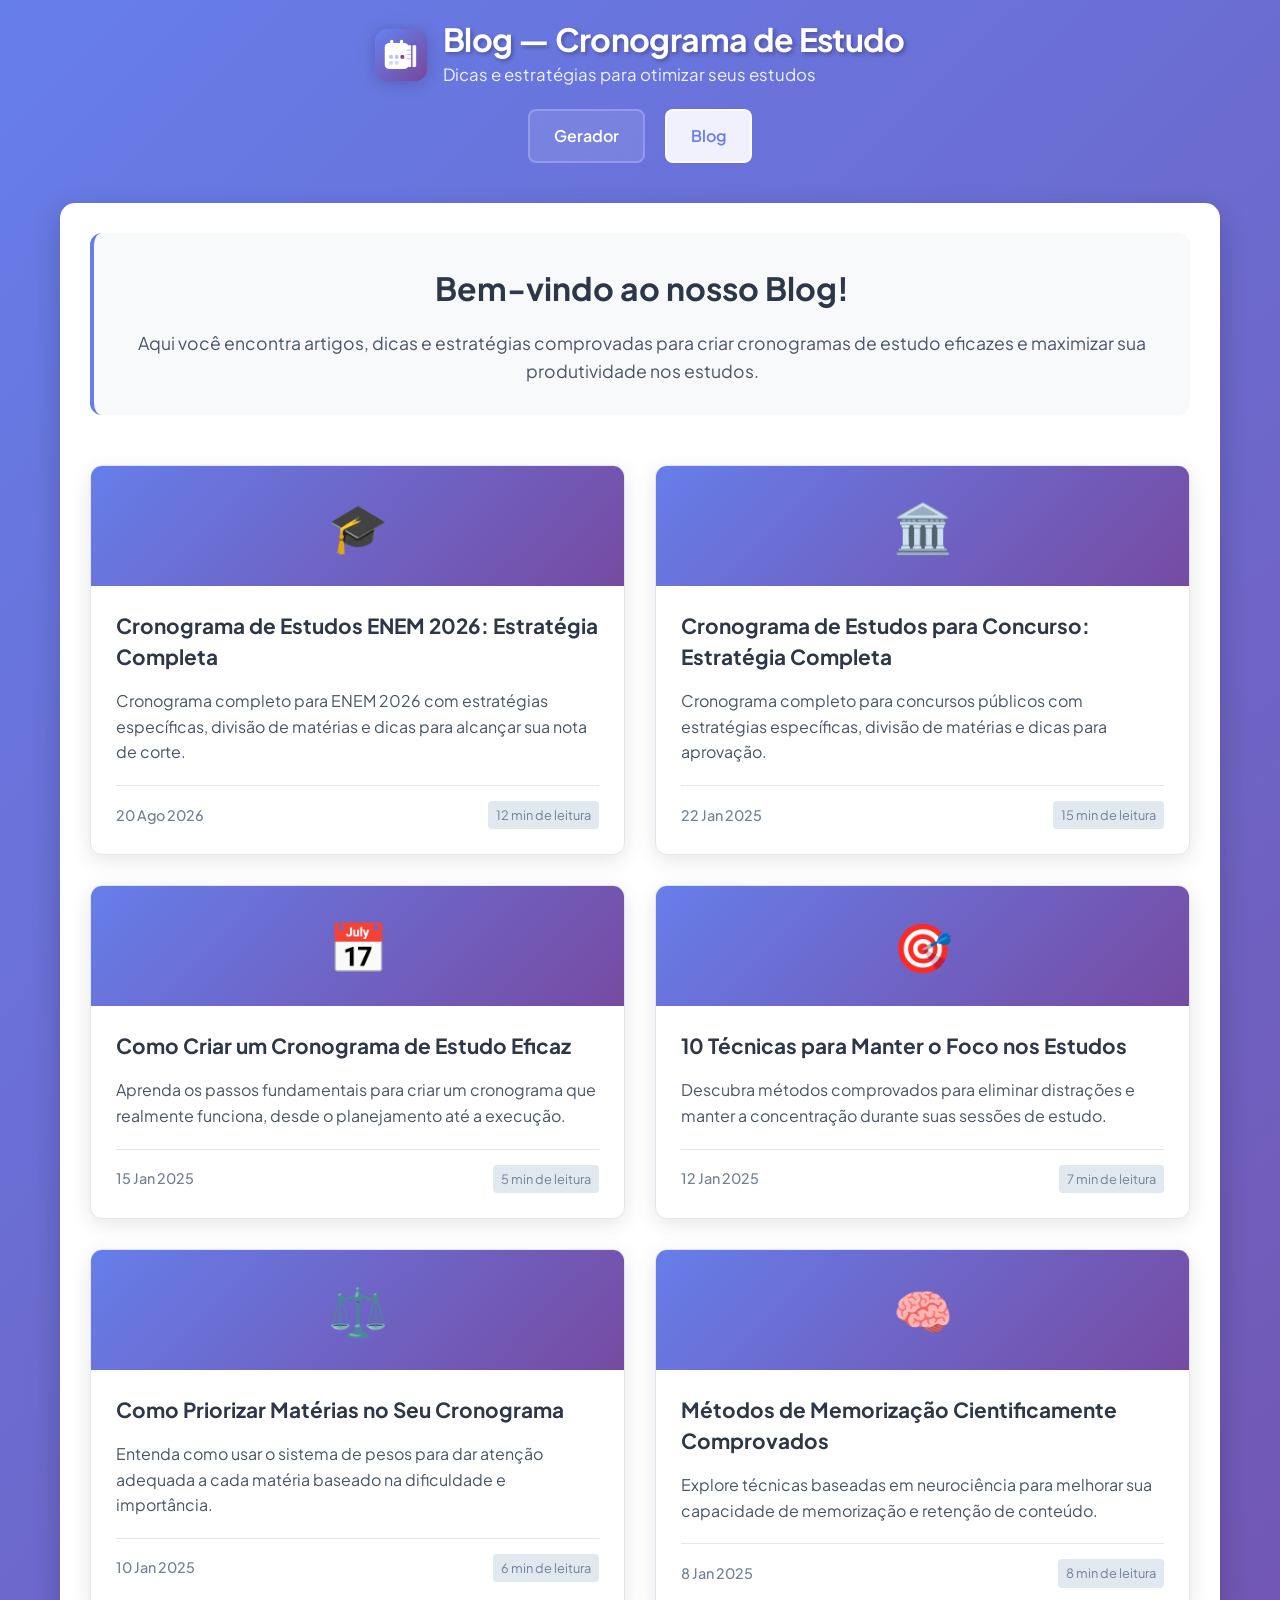
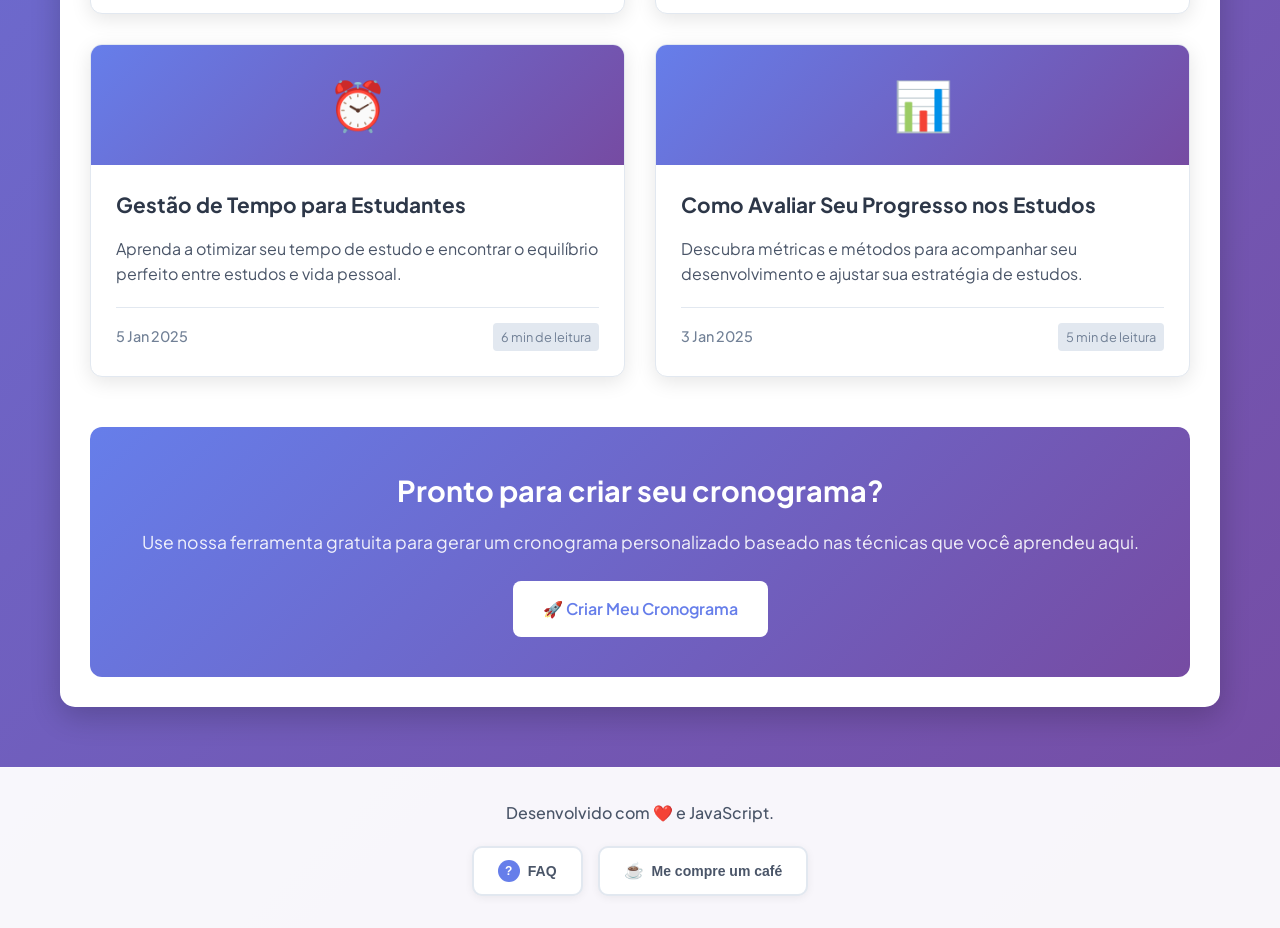
<file: blog/index.html>
<!DOCTYPE html>
<html lang="pt-BR">
<head>
    <meta charset="UTF-8">
    <meta name="viewport" content="width=device-width, initial-scale=1.0">
    <title>Blog - Cronograma de Estudo Personalizado</title>
    <meta name="description" content="Dicas, técnicas e estratégias para criar cronogramas de estudo eficazes e melhorar sua produtividade nos estudos.">
    <meta name="keywords" content="cronograma de estudo, técnicas de estudo, produtividade, organização, educação">
    <link rel="stylesheet" href="../styles.css">
    <link rel="stylesheet" href="blog.css">
    
    <!-- Favicon -->
    <link rel="icon" type="image/svg+xml" href="../favicon.svg">
    <link rel="icon" type="image/svg+xml" href="../favicon-16x16.svg" sizes="16x16">
    <link rel="apple-touch-icon" href="../favicon.svg">
    
    <script async src="https://pagead2.googlesyndication.com/pagead/js/adsbygoogle.js?client=ca-pub-3892696655399246"
     crossorigin="anonymous"></script>
</head>
<body>
    <div class="container">
        <header class="site-header">
            <div class="brand">
                <img src="../logo.svg" alt="" class="brand-logo" width="52" height="52" aria-hidden="true">
                <div class="brand-text">
                    <h1>Blog — Cronograma de Estudo</h1>
                    <p class="header-subtitle">Dicas e estratégias para otimizar seus estudos</p>
                </div>
            </div>
            <nav class="site-nav">
                <a href="../index.html" class="nav-link">Gerador</a>
                <a href="index.html" class="nav-link active">Blog</a>
            </nav>
        </header>

        <main>
            <div class="blog-content">
                <div class="blog-intro">
                    <h2>Bem-vindo ao nosso Blog!</h2>
                    <p>Aqui você encontra artigos, dicas e estratégias comprovadas para criar cronogramas de estudo eficazes e maximizar sua produtividade nos estudos.</p>
                </div>

                <div class="articles-grid">
                    <article class="article-card">
                        <div class="article-image">
                            <div class="article-icon">🎓</div>
                        </div>
                        <div class="article-content">
                            <h3><a href="cronograma-estudos-enem-2026.html">Cronograma de Estudos ENEM 2026: Estratégia Completa</a></h3>
                            <p>Cronograma completo para ENEM 2026 com estratégias específicas, divisão de matérias e dicas para alcançar sua nota de corte.</p>
                            <div class="article-meta">
                                <span class="article-date">20 Ago 2026</span>
                                <span class="article-read-time">12 min de leitura</span>
                            </div>
                        </div>
                    </article>

                    <article class="article-card">
                        <div class="article-image">
                            <div class="article-icon">🏛️</div>
                        </div>
                        <div class="article-content">
                            <h3><a href="cronograma-estudos-concurso.html">Cronograma de Estudos para Concurso: Estratégia Completa</a></h3>
                            <p>Cronograma completo para concursos públicos com estratégias específicas, divisão de matérias e dicas para aprovação.</p>
                            <div class="article-meta">
                                <span class="article-date">22 Jan 2025</span>
                                <span class="article-read-time">15 min de leitura</span>
                            </div>
                        </div>
                    </article>

                    <article class="article-card">
                        <div class="article-image">
                            <div class="article-icon">📅</div>
                        </div>
                        <div class="article-content">
                            <h3><a href="como-criar-cronograma-estudo.html">Como Criar um Cronograma de Estudo Eficaz</a></h3>
                            <p>Aprenda os passos fundamentais para criar um cronograma que realmente funciona, desde o planejamento até a execução.</p>
                            <div class="article-meta">
                                <span class="article-date">15 Jan 2025</span>
                                <span class="article-read-time">5 min de leitura</span>
                            </div>
                        </div>
                    </article>

                    <article class="article-card">
                        <div class="article-image">
                            <div class="article-icon">🎯</div>
                        </div>
                        <div class="article-content">
                            <h3><a href="tecnicas-foco-estudos.html">10 Técnicas para Manter o Foco nos Estudos</a></h3>
                            <p>Descubra métodos comprovados para eliminar distrações e manter a concentração durante suas sessões de estudo.</p>
                            <div class="article-meta">
                                <span class="article-date">12 Jan 2025</span>
                                <span class="article-read-time">7 min de leitura</span>
                            </div>
                        </div>
                    </article>

                    <article class="article-card">
                        <div class="article-image">
                            <div class="article-icon">⚖️</div>
                        </div>
                        <div class="article-content">
                            <h3><a href="priorizar-materias-estudo.html">Como Priorizar Matérias no Seu Cronograma</a></h3>
                            <p>Entenda como usar o sistema de pesos para dar atenção adequada a cada matéria baseado na dificuldade e importância.</p>
                            <div class="article-meta">
                                <span class="article-date">10 Jan 2025</span>
                                <span class="article-read-time">6 min de leitura</span>
                            </div>
                        </div>
                    </article>

                    <article class="article-card">
                        <div class="article-image">
                            <div class="article-icon">🧠</div>
                        </div>
                        <div class="article-content">
                            <h3><a href="metodos-memorizacao.html">Métodos de Memorização Cientificamente Comprovados</a></h3>
                            <p>Explore técnicas baseadas em neurociência para melhorar sua capacidade de memorização e retenção de conteúdo.</p>
                            <div class="article-meta">
                                <span class="article-date">8 Jan 2025</span>
                                <span class="article-read-time">8 min de leitura</span>
                            </div>
                        </div>
                    </article>

                    <article class="article-card">
                        <div class="article-image">
                            <div class="article-icon">⏰</div>
                        </div>
                        <div class="article-content">
                            <h3><a href="gerenciar-tempo-estudos.html">Gestão de Tempo para Estudantes</a></h3>
                            <p>Aprenda a otimizar seu tempo de estudo e encontrar o equilíbrio perfeito entre estudos e vida pessoal.</p>
                            <div class="article-meta">
                                <span class="article-date">5 Jan 2025</span>
                                <span class="article-read-time">6 min de leitura</span>
                            </div>
                        </div>
                    </article>

                    <article class="article-card">
                        <div class="article-image">
                            <div class="article-icon">📊</div>
                        </div>
                        <div class="article-content">
                            <h3><a href="avaliar-progresso-estudos.html">Como Avaliar Seu Progresso nos Estudos</a></h3>
                            <p>Descubra métricas e métodos para acompanhar seu desenvolvimento e ajustar sua estratégia de estudos.</p>
                            <div class="article-meta">
                                <span class="article-date">3 Jan 2025</span>
                                <span class="article-read-time">5 min de leitura</span>
                            </div>
                        </div>
                    </article>
                </div>

                <div class="blog-cta">
                    <h3>Pronto para criar seu cronograma?</h3>
                    <p>Use nossa ferramenta gratuita para gerar um cronograma personalizado baseado nas técnicas que você aprendeu aqui.</p>
                    <a href="../index.html" class="cta-button">🚀 Criar Meu Cronograma</a>
                </div>
            </div>
        </main>
    </div>

    <footer class="site-footer">
        <div class="footer-content">
            <p class="footer-text">Desenvolvido com ❤️ e JavaScript.</p>
            <div class="footer-buttons">
                <button class="footer-btn faq-btn" onclick="showFAQ()">FAQ</button>
                <button class="footer-btn coffee-btn" onclick="buyCoffee()">Me compre um café</button>
            </div>
        </div>
    </footer>

    <script src="../script.js"></script>
</body>
</html>
</file>
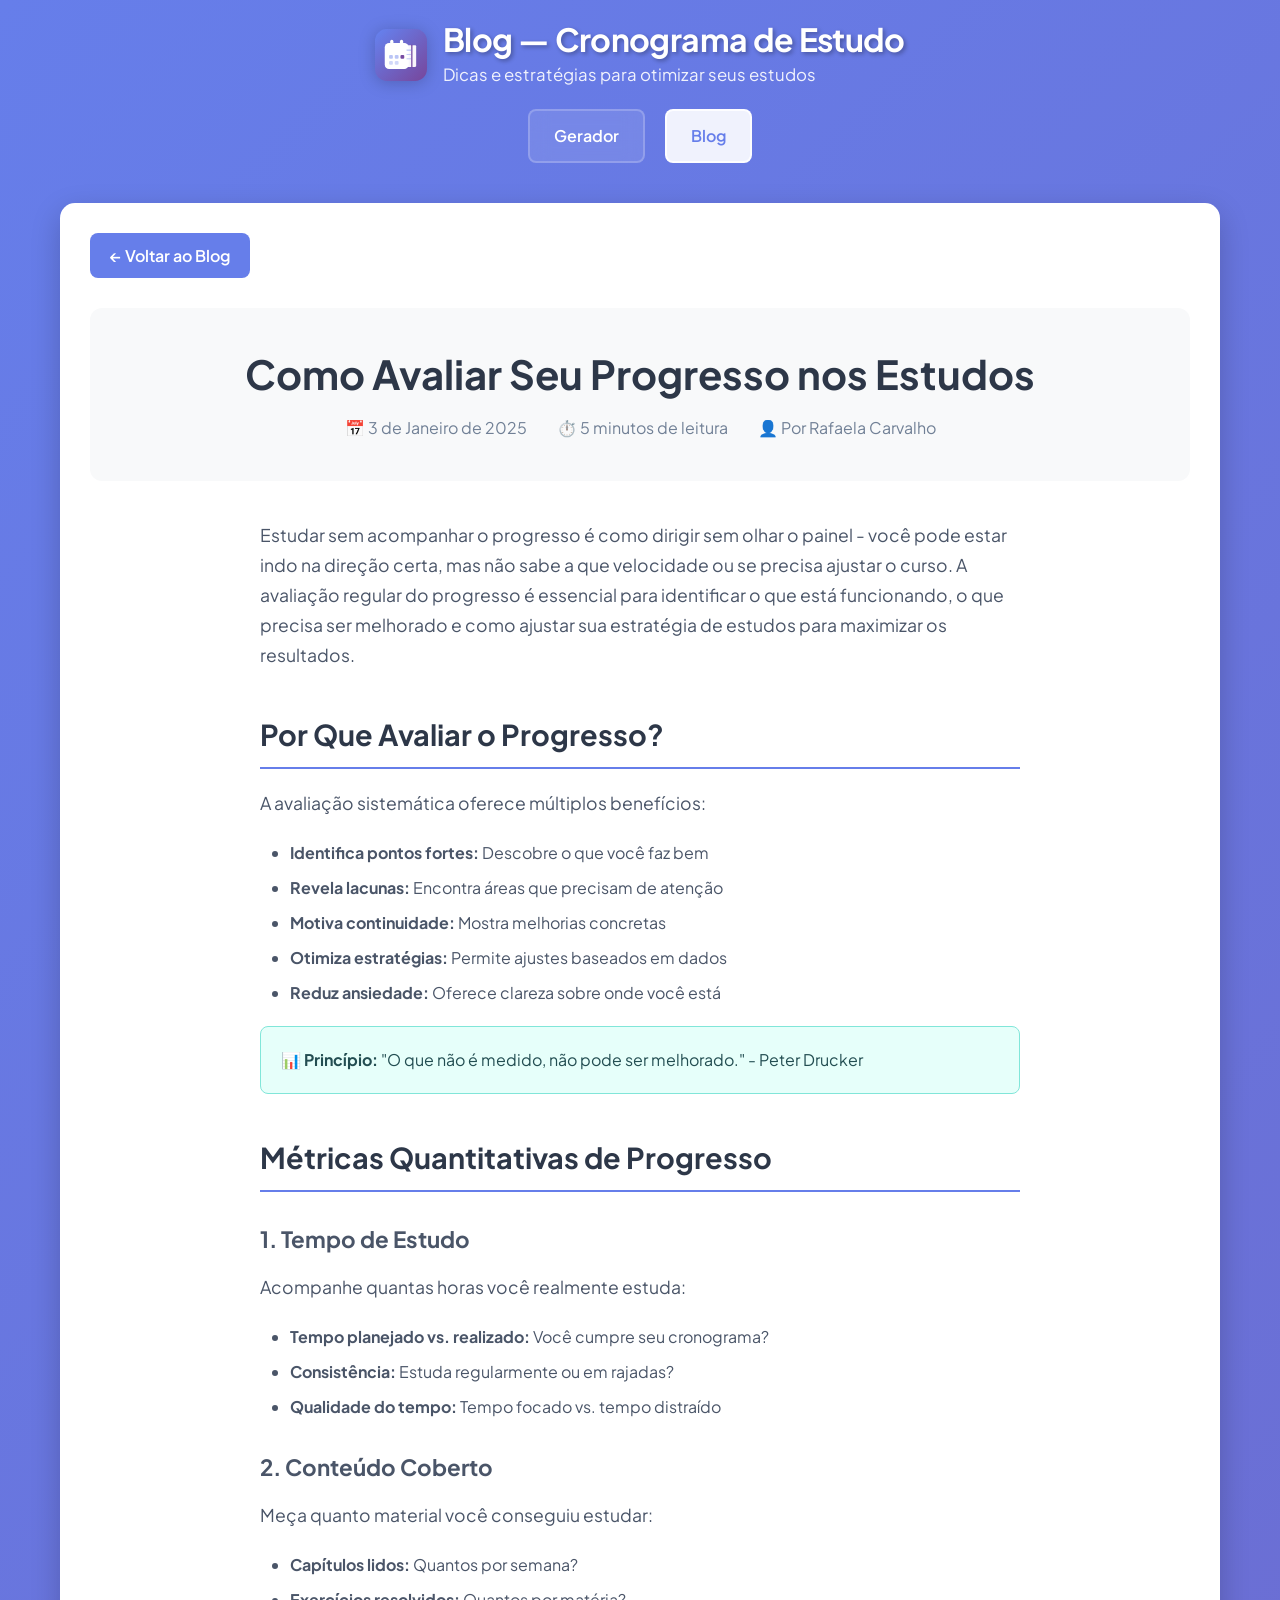
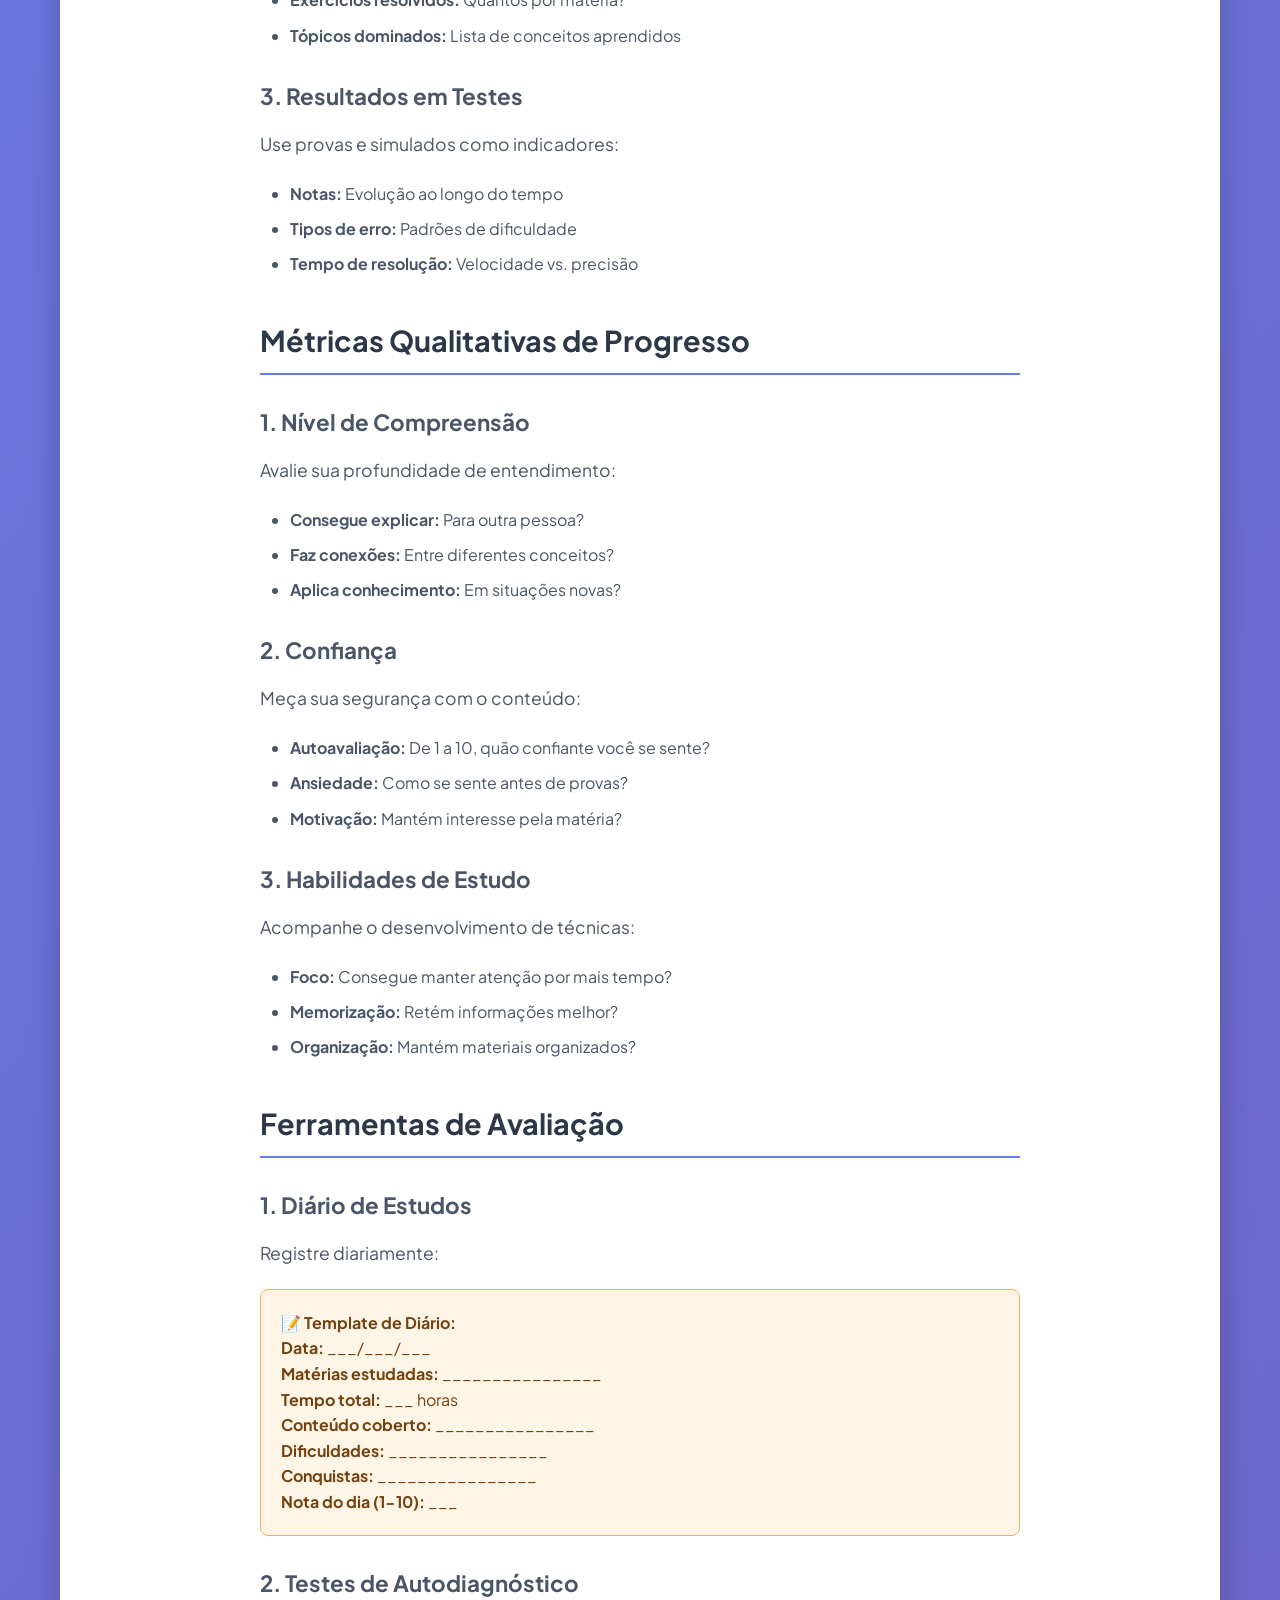
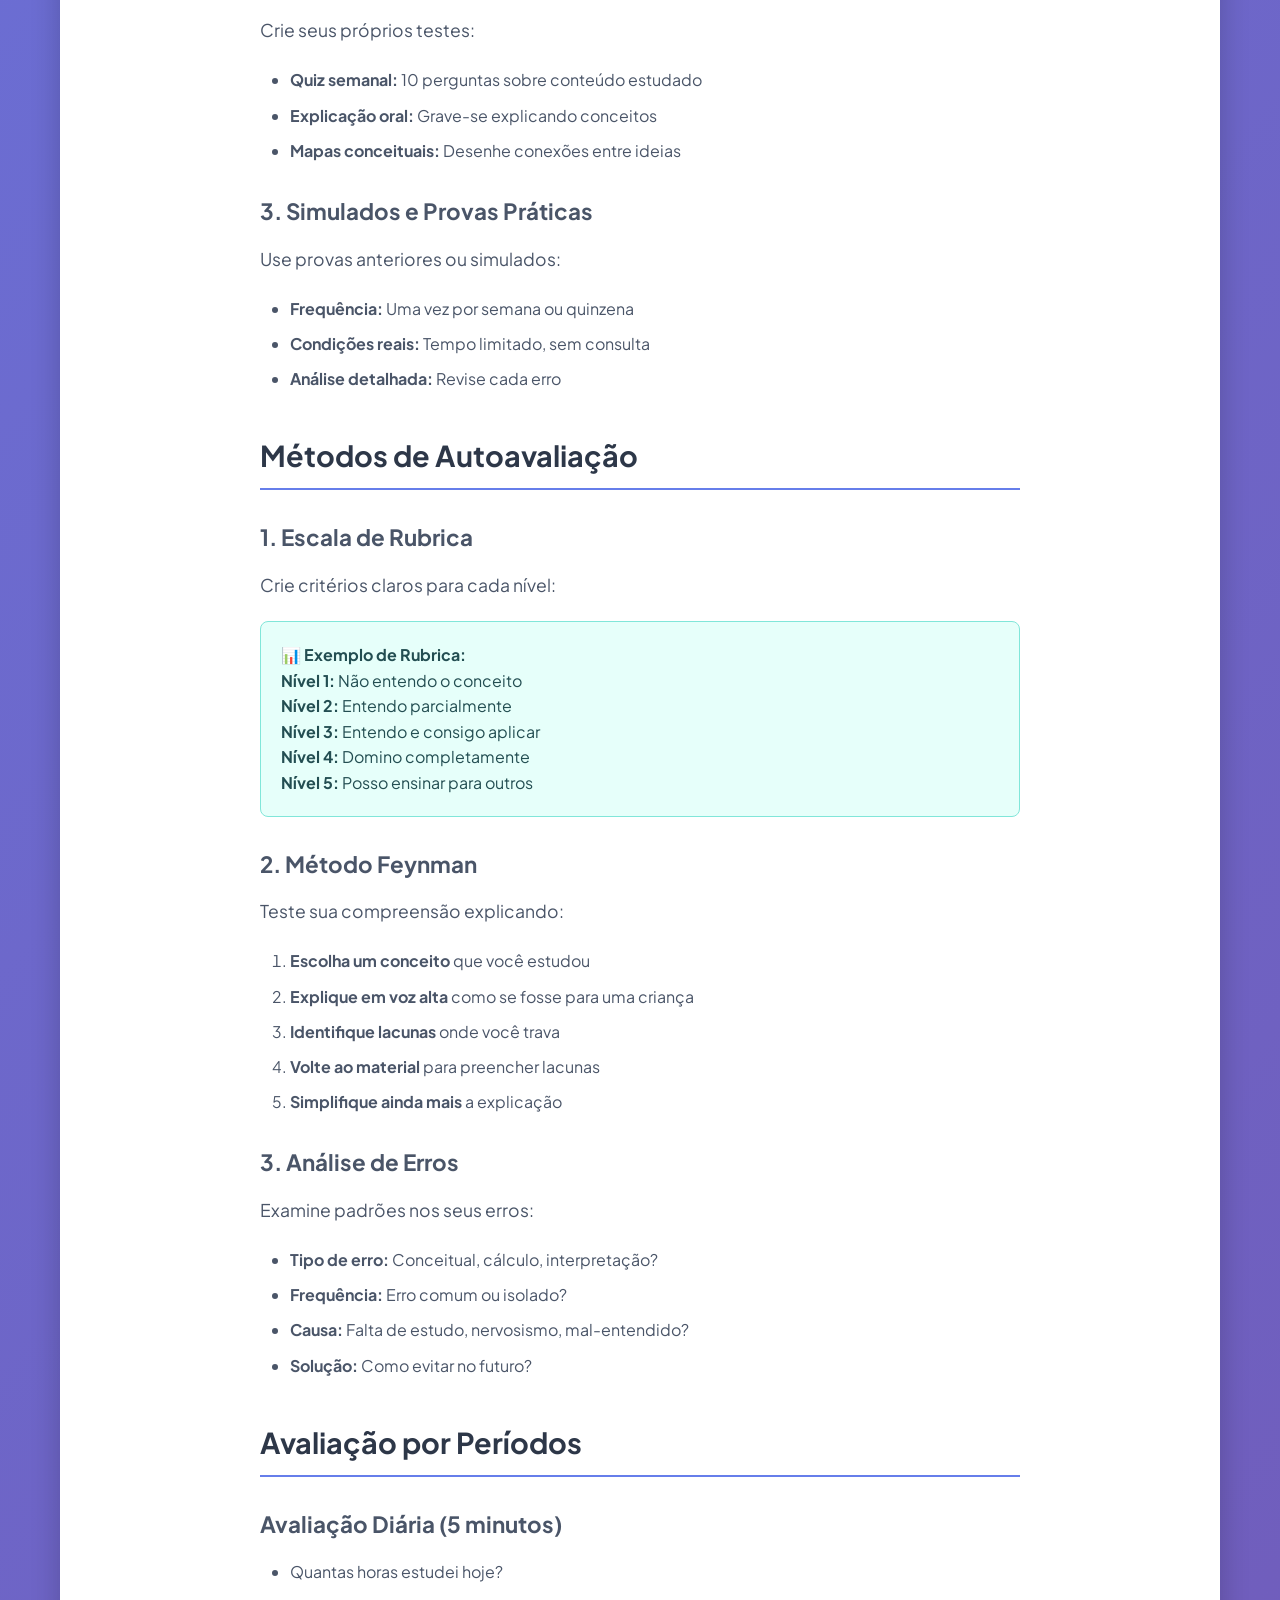
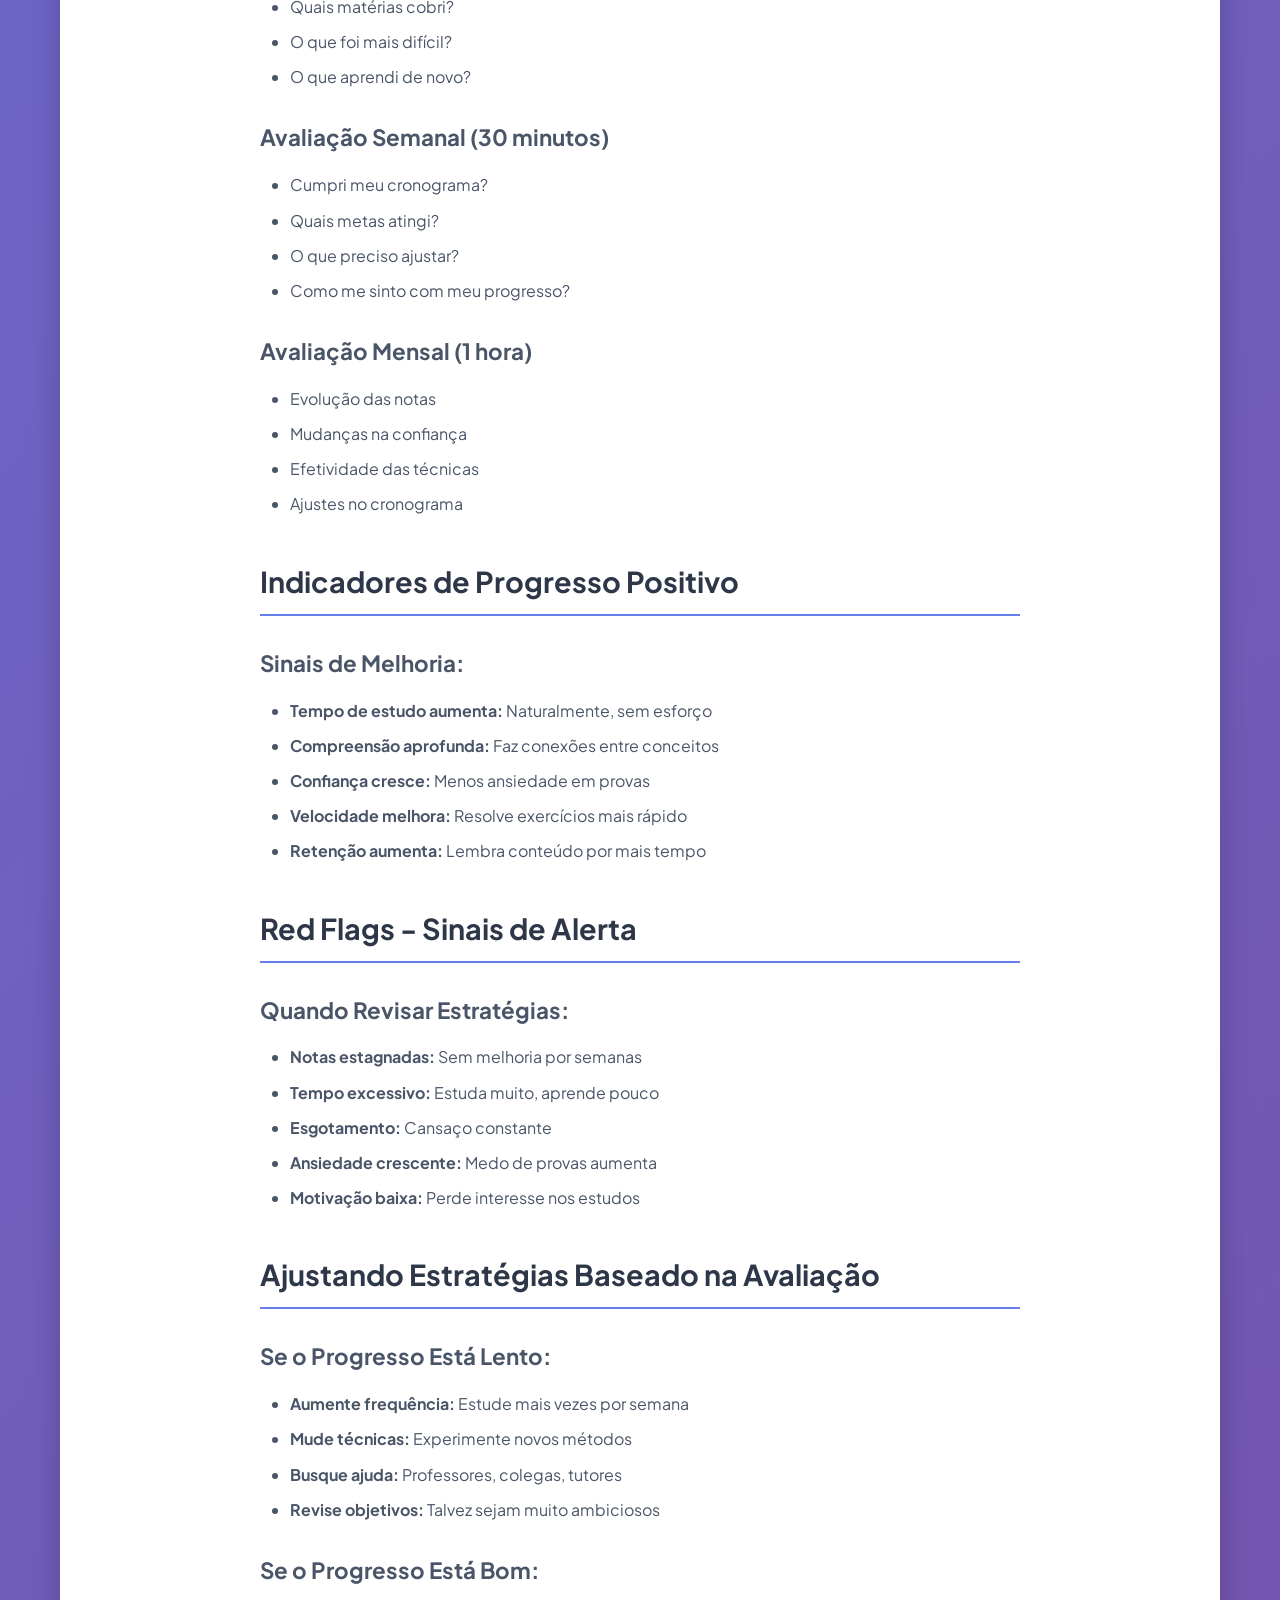
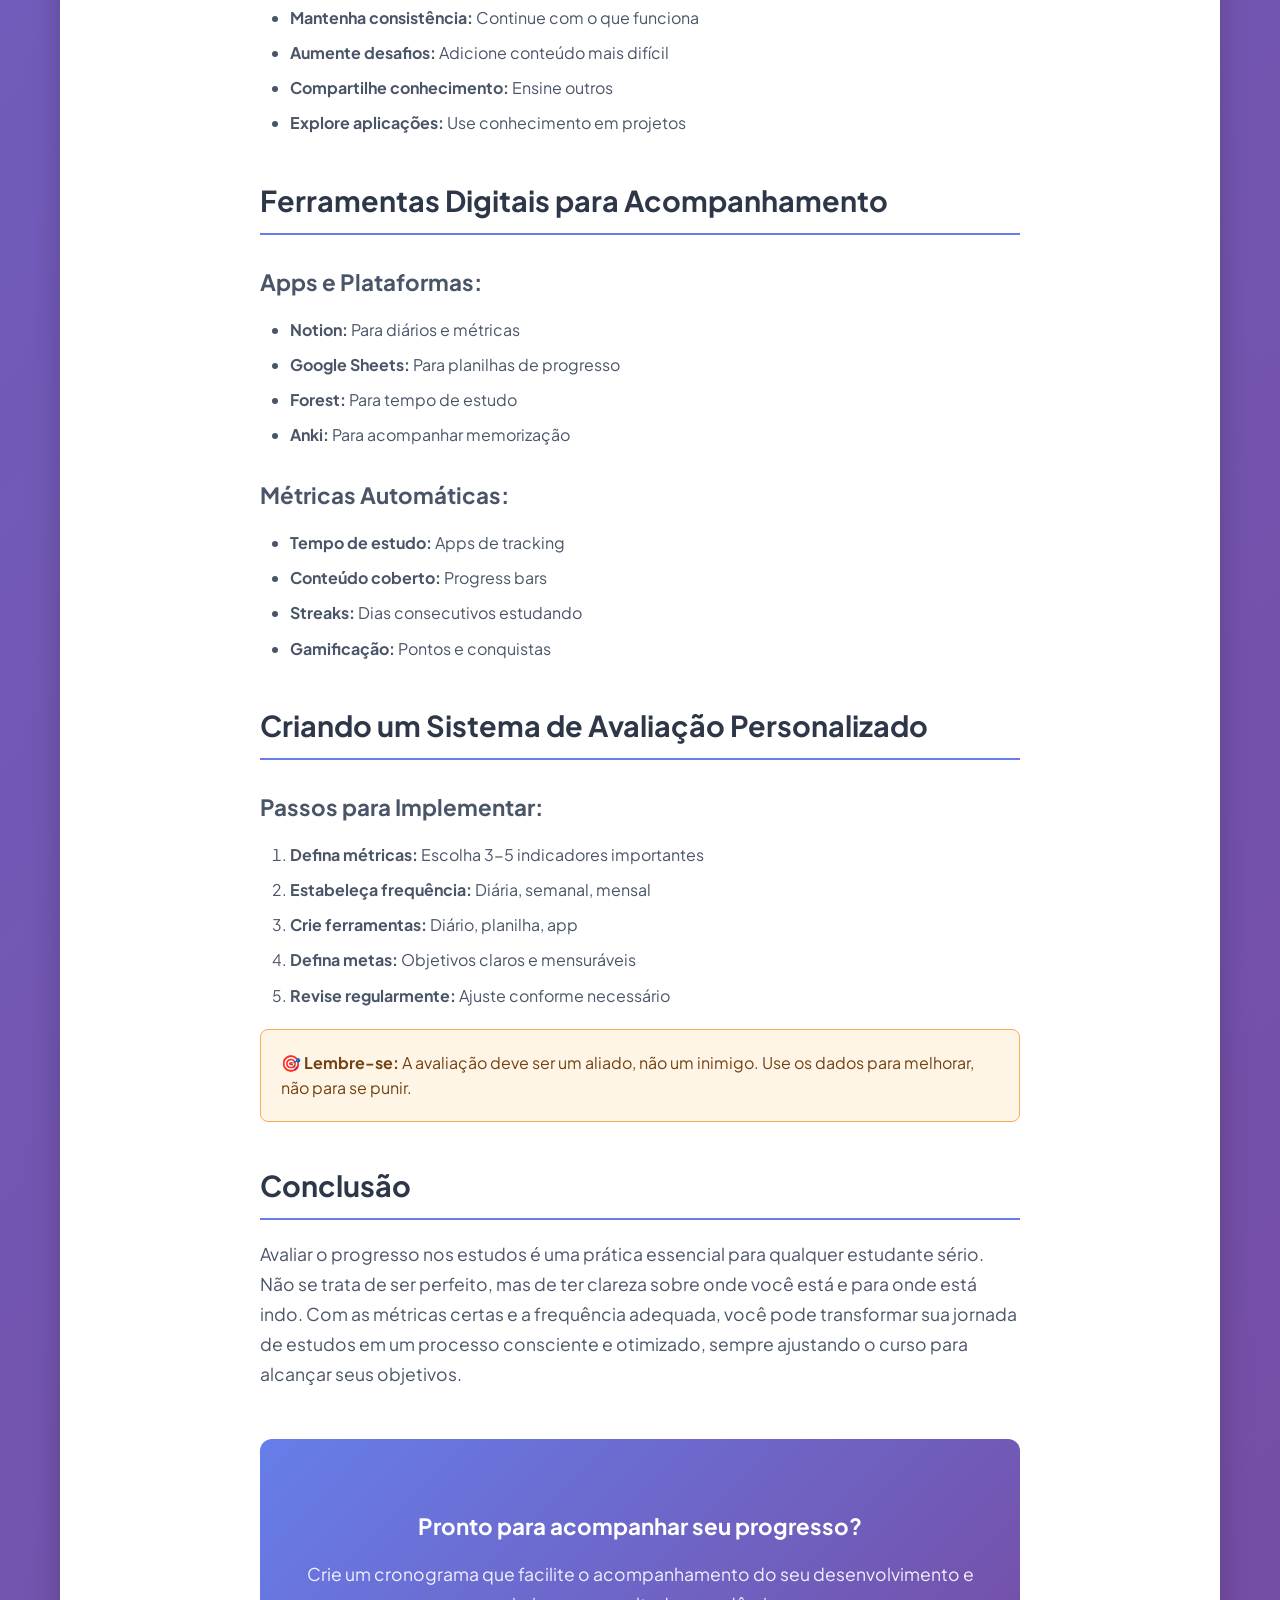
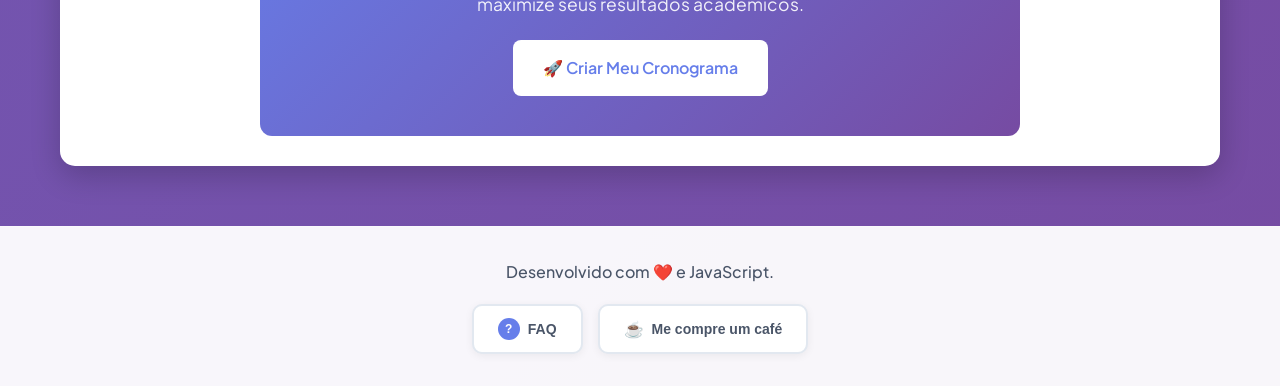
<file: blog/avaliar-progresso-estudos.html>
<!DOCTYPE html>
<html lang="pt-BR">
<head>
    <meta charset="UTF-8">
    <meta name="viewport" content="width=device-width, initial-scale=1.0">
    <title>Como Avaliar Seu Progresso nos Estudos - Blog Cronograma de Estudo</title>
    <meta name="description" content="Descubra métricas e métodos para acompanhar seu desenvolvimento acadêmico e ajustar sua estratégia de estudos para melhores resultados.">
    <meta name="keywords" content="avaliar progresso, métricas estudo, acompanhar desenvolvimento, estratégia estudo, resultados acadêmicos">
    <link rel="stylesheet" href="../styles.css">
    <link rel="stylesheet" href="blog.css">
    
    <!-- Favicon -->
    <link rel="icon" type="image/svg+xml" href="../favicon.svg">
    <link rel="icon" type="image/svg+xml" href="../favicon-16x16.svg" sizes="16x16">
    <link rel="apple-touch-icon" href="../favicon.svg">
</head>
<body>
    <div class="container">
        <header class="site-header">
            <div class="brand">
                <img src="../logo.svg" alt="" class="brand-logo" width="52" height="52" aria-hidden="true">
                <div class="brand-text">
                    <h1>Blog — Cronograma de Estudo</h1>
                    <p class="header-subtitle">Dicas e estratégias para otimizar seus estudos</p>
                </div>
            </div>
            <nav class="site-nav">
                <a href="../index.html" class="nav-link">Gerador</a>
                <a href="index.html" class="nav-link active">Blog</a>
            </nav>
        </header>

        <main>
            <div class="blog-content">
                <a href="index.html" class="back-to-blog">← Voltar ao Blog</a>
                
                <article>
                    <div class="article-header">
                        <h1 class="article-title">Como Avaliar Seu Progresso nos Estudos</h1>
                        <div class="article-meta-header">
                            <span>📅 3 de Janeiro de 2025</span>
                            <span>⏱️ 5 minutos de leitura</span>
                            <span>👤 Por Rafaela Carvalho</span>
                        </div>
                    </div>

                    <div class="article-content-page">
                        <p>Estudar sem acompanhar o progresso é como dirigir sem olhar o painel - você pode estar indo na direção certa, mas não sabe a que velocidade ou se precisa ajustar o curso. A avaliação regular do progresso é essencial para identificar o que está funcionando, o que precisa ser melhorado e como ajustar sua estratégia de estudos para maximizar os resultados.</p>

                        <h2>Por Que Avaliar o Progresso?</h2>
                        
                        <p>A avaliação sistemática oferece múltiplos benefícios:</p>
                        
                        <ul>
                            <li><strong>Identifica pontos fortes:</strong> Descobre o que você faz bem</li>
                            <li><strong>Revela lacunas:</strong> Encontra áreas que precisam de atenção</li>
                            <li><strong>Motiva continuidade:</strong> Mostra melhorias concretas</li>
                            <li><strong>Otimiza estratégias:</strong> Permite ajustes baseados em dados</li>
                            <li><strong>Reduz ansiedade:</strong> Oferece clareza sobre onde você está</li>
                        </ul>

                        <div class="highlight-box">
                            <strong>📊 Princípio:</strong> "O que não é medido, não pode ser melhorado." - Peter Drucker
                        </div>

                        <h2>Métricas Quantitativas de Progresso</h2>
                        
                        <h3>1. Tempo de Estudo</h3>
                        <p>Acompanhe quantas horas você realmente estuda:</p>
                        
                        <ul>
                            <li><strong>Tempo planejado vs. realizado:</strong> Você cumpre seu cronograma?</li>
                            <li><strong>Consistência:</strong> Estuda regularmente ou em rajadas?</li>
                            <li><strong>Qualidade do tempo:</strong> Tempo focado vs. tempo distraído</li>
                        </ul>

                        <h3>2. Conteúdo Coberto</h3>
                        <p>Meça quanto material você conseguiu estudar:</p>
                        
                        <ul>
                            <li><strong>Capítulos lidos:</strong> Quantos por semana?</li>
                            <li><strong>Exercícios resolvidos:</strong> Quantos por matéria?</li>
                            <li><strong>Tópicos dominados:</strong> Lista de conceitos aprendidos</li>
                        </ul>

                        <h3>3. Resultados em Testes</h3>
                        <p>Use provas e simulados como indicadores:</p>
                        
                        <ul>
                            <li><strong>Notas:</strong> Evolução ao longo do tempo</li>
                            <li><strong>Tipos de erro:</strong> Padrões de dificuldade</li>
                            <li><strong>Tempo de resolução:</strong> Velocidade vs. precisão</li>
                        </ul>

                        <h2>Métricas Qualitativas de Progresso</h2>
                        
                        <h3>1. Nível de Compreensão</h3>
                        <p>Avalie sua profundidade de entendimento:</p>
                        
                        <ul>
                            <li><strong>Consegue explicar:</strong> Para outra pessoa?</li>
                            <li><strong>Faz conexões:</strong> Entre diferentes conceitos?</li>
                            <li><strong>Aplica conhecimento:</strong> Em situações novas?</li>
                        </ul>

                        <h3>2. Confiança</h3>
                        <p>Meça sua segurança com o conteúdo:</p>
                        
                        <ul>
                            <li><strong>Autoavaliação:</strong> De 1 a 10, quão confiante você se sente?</li>
                            <li><strong>Ansiedade:</strong> Como se sente antes de provas?</li>
                            <li><strong>Motivação:</strong> Mantém interesse pela matéria?</li>
                        </ul>

                        <h3>3. Habilidades de Estudo</h3>
                        <p>Acompanhe o desenvolvimento de técnicas:</p>
                        
                        <ul>
                            <li><strong>Foco:</strong> Consegue manter atenção por mais tempo?</li>
                            <li><strong>Memorização:</strong> Retém informações melhor?</li>
                            <li><strong>Organização:</strong> Mantém materiais organizados?</li>
                        </ul>

                        <h2>Ferramentas de Avaliação</h2>
                        
                        <h3>1. Diário de Estudos</h3>
                        <p>Registre diariamente:</p>
                        
                        <div class="tip-box">
                            <strong>📝 Template de Diário:</strong><br>
                            <strong>Data:</strong> ___/___/___<br>
                            <strong>Matérias estudadas:</strong> ________________<br>
                            <strong>Tempo total:</strong> ___ horas<br>
                            <strong>Conteúdo coberto:</strong> ________________<br>
                            <strong>Dificuldades:</strong> ________________<br>
                            <strong>Conquistas:</strong> ________________<br>
                            <strong>Nota do dia (1-10):</strong> ___
                        </div>

                        <h3>2. Testes de Autodiagnóstico</h3>
                        <p>Crie seus próprios testes:</p>
                        
                        <ul>
                            <li><strong>Quiz semanal:</strong> 10 perguntas sobre conteúdo estudado</li>
                            <li><strong>Explicação oral:</strong> Grave-se explicando conceitos</li>
                            <li><strong>Mapas conceituais:</strong> Desenhe conexões entre ideias</li>
                        </ul>

                        <h3>3. Simulados e Provas Práticas</h3>
                        <p>Use provas anteriores ou simulados:</p>
                        
                        <ul>
                            <li><strong>Frequência:</strong> Uma vez por semana ou quinzena</li>
                            <li><strong>Condições reais:</strong> Tempo limitado, sem consulta</li>
                            <li><strong>Análise detalhada:</strong> Revise cada erro</li>
                        </ul>

                        <h2>Métodos de Autoavaliação</h2>
                        
                        <h3>1. Escala de Rubrica</h3>
                        <p>Crie critérios claros para cada nível:</p>
                        
                        <div class="highlight-box">
                            <strong>📊 Exemplo de Rubrica:</strong><br>
                            <strong>Nível 1:</strong> Não entendo o conceito<br>
                            <strong>Nível 2:</strong> Entendo parcialmente<br>
                            <strong>Nível 3:</strong> Entendo e consigo aplicar<br>
                            <strong>Nível 4:</strong> Domino completamente<br>
                            <strong>Nível 5:</strong> Posso ensinar para outros
                        </div>

                        <h3>2. Método Feynman</h3>
                        <p>Teste sua compreensão explicando:</p>
                        
                        <ol>
                            <li><strong>Escolha um conceito</strong> que você estudou</li>
                            <li><strong>Explique em voz alta</strong> como se fosse para uma criança</li>
                            <li><strong>Identifique lacunas</strong> onde você trava</li>
                            <li><strong>Volte ao material</strong> para preencher lacunas</li>
                            <li><strong>Simplifique ainda mais</strong> a explicação</li>
                        </ol>

                        <h3>3. Análise de Erros</h3>
                        <p>Examine padrões nos seus erros:</p>
                        
                        <ul>
                            <li><strong>Tipo de erro:</strong> Conceitual, cálculo, interpretação?</li>
                            <li><strong>Frequência:</strong> Erro comum ou isolado?</li>
                            <li><strong>Causa:</strong> Falta de estudo, nervosismo, mal-entendido?</li>
                            <li><strong>Solução:</strong> Como evitar no futuro?</li>
                        </ul>

                        <h2>Avaliação por Períodos</h2>
                        
                        <h3>Avaliação Diária (5 minutos)</h3>
                        <ul>
                            <li>Quantas horas estudei hoje?</li>
                            <li>Quais matérias cobri?</li>
                            <li>O que foi mais difícil?</li>
                            <li>O que aprendi de novo?</li>
                        </ul>

                        <h3>Avaliação Semanal (30 minutos)</h3>
                        <ul>
                            <li>Cumpri meu cronograma?</li>
                            <li>Quais metas atingi?</li>
                            <li>O que preciso ajustar?</li>
                            <li>Como me sinto com meu progresso?</li>
                        </ul>

                        <h3>Avaliação Mensal (1 hora)</h3>
                        <ul>
                            <li>Evolução das notas</li>
                            <li>Mudanças na confiança</li>
                            <li>Efetividade das técnicas</li>
                            <li>Ajustes no cronograma</li>
                        </ul>

                        <h2>Indicadores de Progresso Positivo</h2>
                        
                        <h3>Sinais de Melhoria:</h3>
                        <ul>
                            <li><strong>Tempo de estudo aumenta:</strong> Naturalmente, sem esforço</li>
                            <li><strong>Compreensão aprofunda:</strong> Faz conexões entre conceitos</li>
                            <li><strong>Confiança cresce:</strong> Menos ansiedade em provas</li>
                            <li><strong>Velocidade melhora:</strong> Resolve exercícios mais rápido</li>
                            <li><strong>Retenção aumenta:</strong> Lembra conteúdo por mais tempo</li>
                        </ul>

                        <h2>Red Flags - Sinais de Alerta</h2>
                        
                        <h3>Quando Revisar Estratégias:</h3>
                        <ul>
                            <li><strong>Notas estagnadas:</strong> Sem melhoria por semanas</li>
                            <li><strong>Tempo excessivo:</strong> Estuda muito, aprende pouco</li>
                            <li><strong>Esgotamento:</strong> Cansaço constante</li>
                            <li><strong>Ansiedade crescente:</strong> Medo de provas aumenta</li>
                            <li><strong>Motivação baixa:</strong> Perde interesse nos estudos</li>
                        </ul>

                        <h2>Ajustando Estratégias Baseado na Avaliação</h2>
                        
                        <h3>Se o Progresso Está Lento:</h3>
                        <ul>
                            <li><strong>Aumente frequência:</strong> Estude mais vezes por semana</li>
                            <li><strong>Mude técnicas:</strong> Experimente novos métodos</li>
                            <li><strong>Busque ajuda:</strong> Professores, colegas, tutores</li>
                            <li><strong>Revise objetivos:</strong> Talvez sejam muito ambiciosos</li>
                        </ul>

                        <h3>Se o Progresso Está Bom:</h3>
                        <ul>
                            <li><strong>Mantenha consistência:</strong> Continue com o que funciona</li>
                            <li><strong>Aumente desafios:</strong> Adicione conteúdo mais difícil</li>
                            <li><strong>Compartilhe conhecimento:</strong> Ensine outros</li>
                            <li><strong>Explore aplicações:</strong> Use conhecimento em projetos</li>
                        </ul>

                        <h2>Ferramentas Digitais para Acompanhamento</h2>
                        
                        <h3>Apps e Plataformas:</h3>
                        <ul>
                            <li><strong>Notion:</strong> Para diários e métricas</li>
                            <li><strong>Google Sheets:</strong> Para planilhas de progresso</li>
                            <li><strong>Forest:</strong> Para tempo de estudo</li>
                            <li><strong>Anki:</strong> Para acompanhar memorização</li>
                        </ul>

                        <h3>Métricas Automáticas:</h3>
                        <ul>
                            <li><strong>Tempo de estudo:</strong> Apps de tracking</li>
                            <li><strong>Conteúdo coberto:</strong> Progress bars</li>
                            <li><strong>Streaks:</strong> Dias consecutivos estudando</li>
                            <li><strong>Gamificação:</strong> Pontos e conquistas</li>
                        </ul>

                        <h2>Criando um Sistema de Avaliação Personalizado</h2>
                        
                        <h3>Passos para Implementar:</h3>
                        <ol>
                            <li><strong>Defina métricas:</strong> Escolha 3-5 indicadores importantes</li>
                            <li><strong>Estabeleça frequência:</strong> Diária, semanal, mensal</li>
                            <li><strong>Crie ferramentas:</strong> Diário, planilha, app</li>
                            <li><strong>Defina metas:</strong> Objetivos claros e mensuráveis</li>
                            <li><strong>Revise regularmente:</strong> Ajuste conforme necessário</li>
                        </ol>

                        <div class="tip-box">
                            <strong>🎯 Lembre-se:</strong> A avaliação deve ser um aliado, não um inimigo. Use os dados para melhorar, não para se punir.
                        </div>

                        <h2>Conclusão</h2>
                        
                        <p>Avaliar o progresso nos estudos é uma prática essencial para qualquer estudante sério. Não se trata de ser perfeito, mas de ter clareza sobre onde você está e para onde está indo. Com as métricas certas e a frequência adequada, você pode transformar sua jornada de estudos em um processo consciente e otimizado, sempre ajustando o curso para alcançar seus objetivos.</p>

                        <div class="blog-cta">
                            <h3>Pronto para acompanhar seu progresso?</h3>
                            <p>Crie um cronograma que facilite o acompanhamento do seu desenvolvimento e maximize seus resultados acadêmicos.</p>
                            <a href="../index.html" class="cta-button">🚀 Criar Meu Cronograma</a>
                        </div>
                    </div>
                </article>
            </div>
        </main>
    </div>

    <footer class="site-footer">
        <div class="footer-content">
            <p class="footer-text">Desenvolvido com ❤️ e JavaScript.</p>
            <div class="footer-buttons">
                <button class="footer-btn faq-btn" onclick="showFAQ()">FAQ</button>
                <button class="footer-btn coffee-btn" onclick="buyCoffee()">Me compre um café</button>
            </div>
        </div>
    </footer>

    <script src="../script.js"></script>
</body>
</html>
</file>
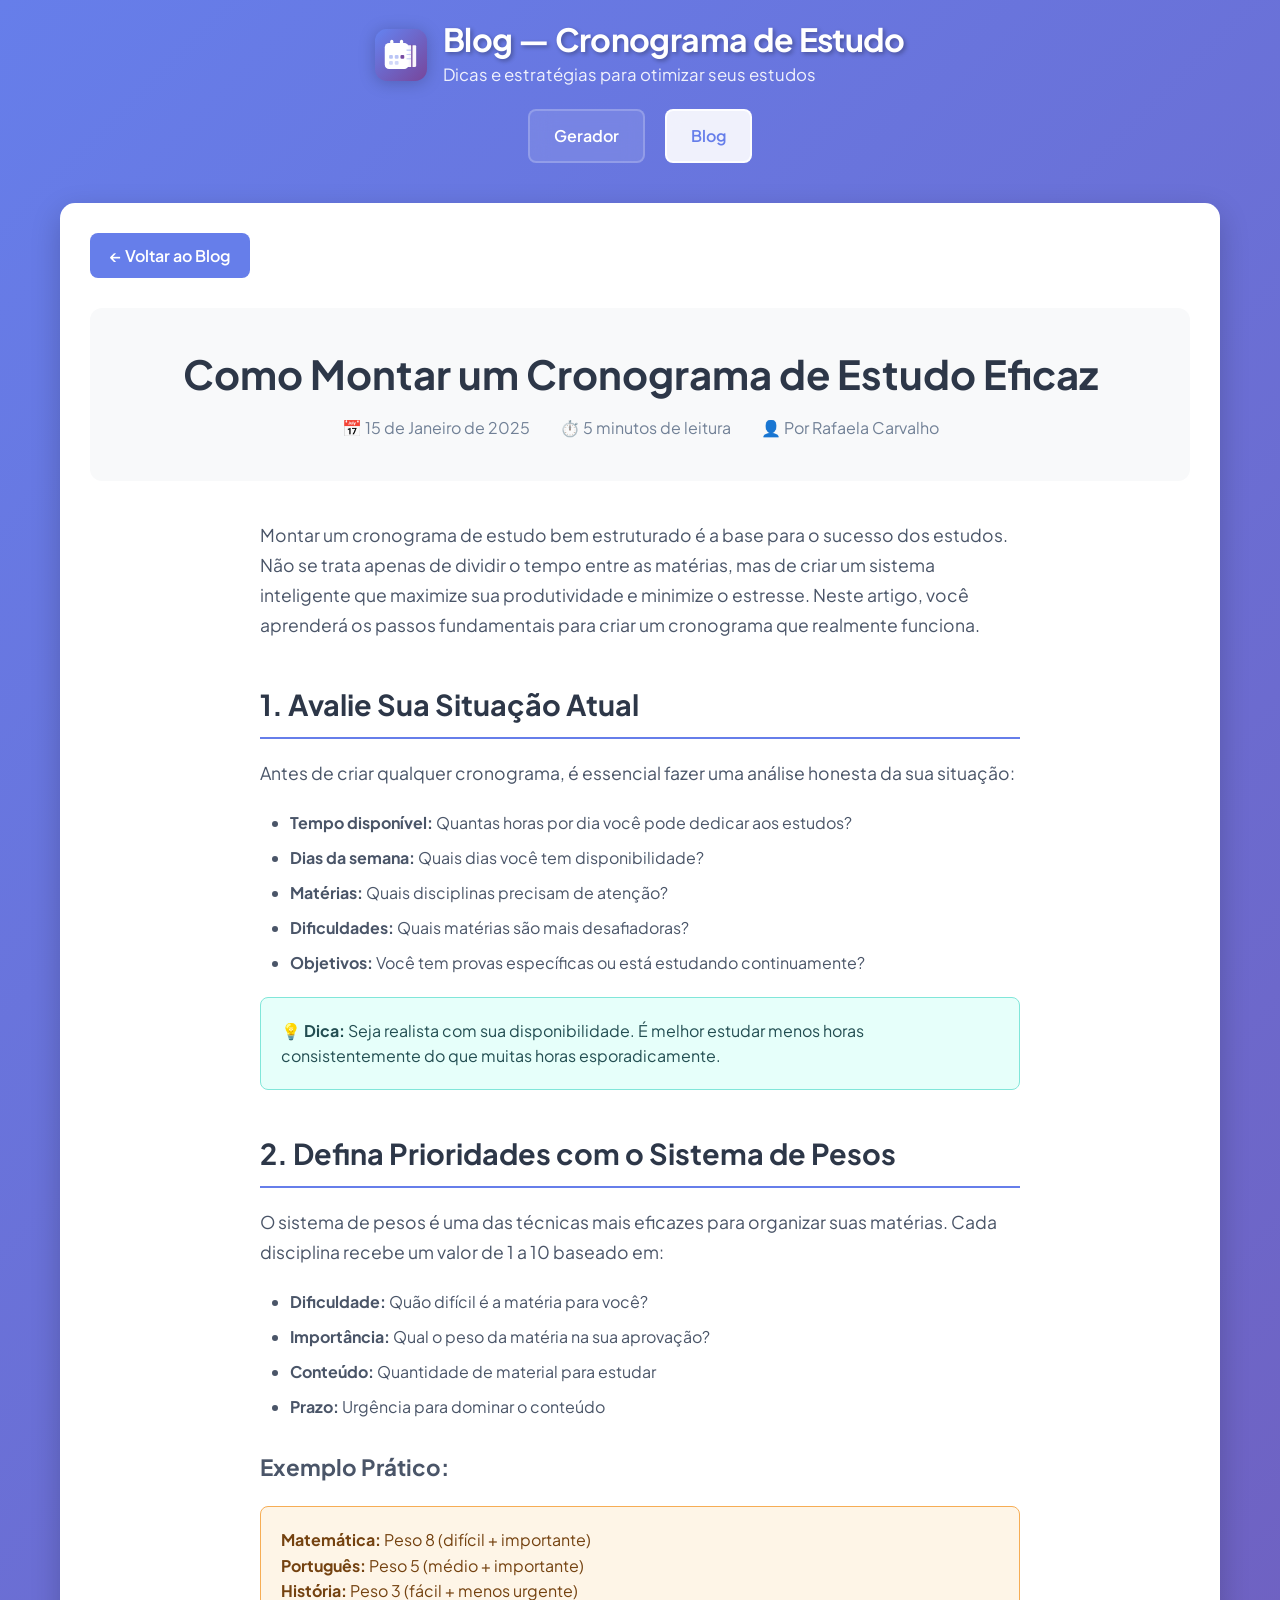
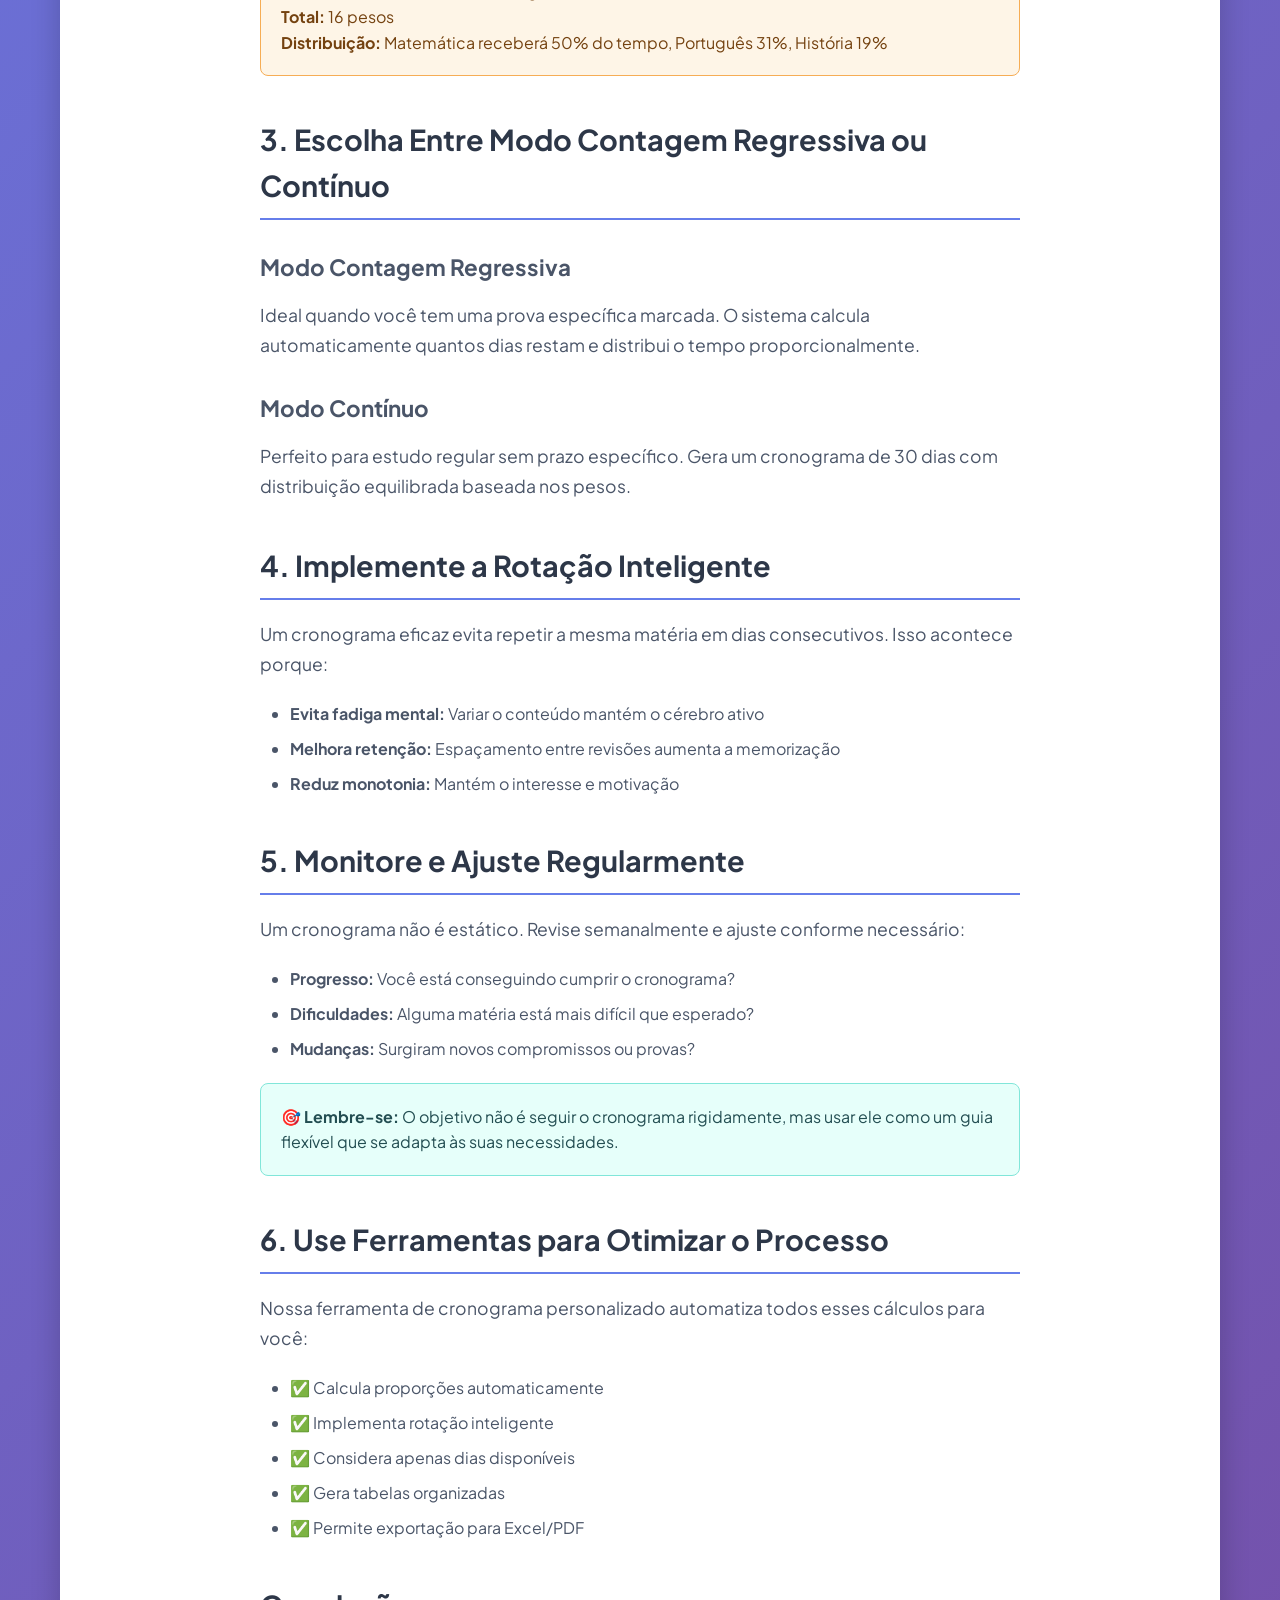
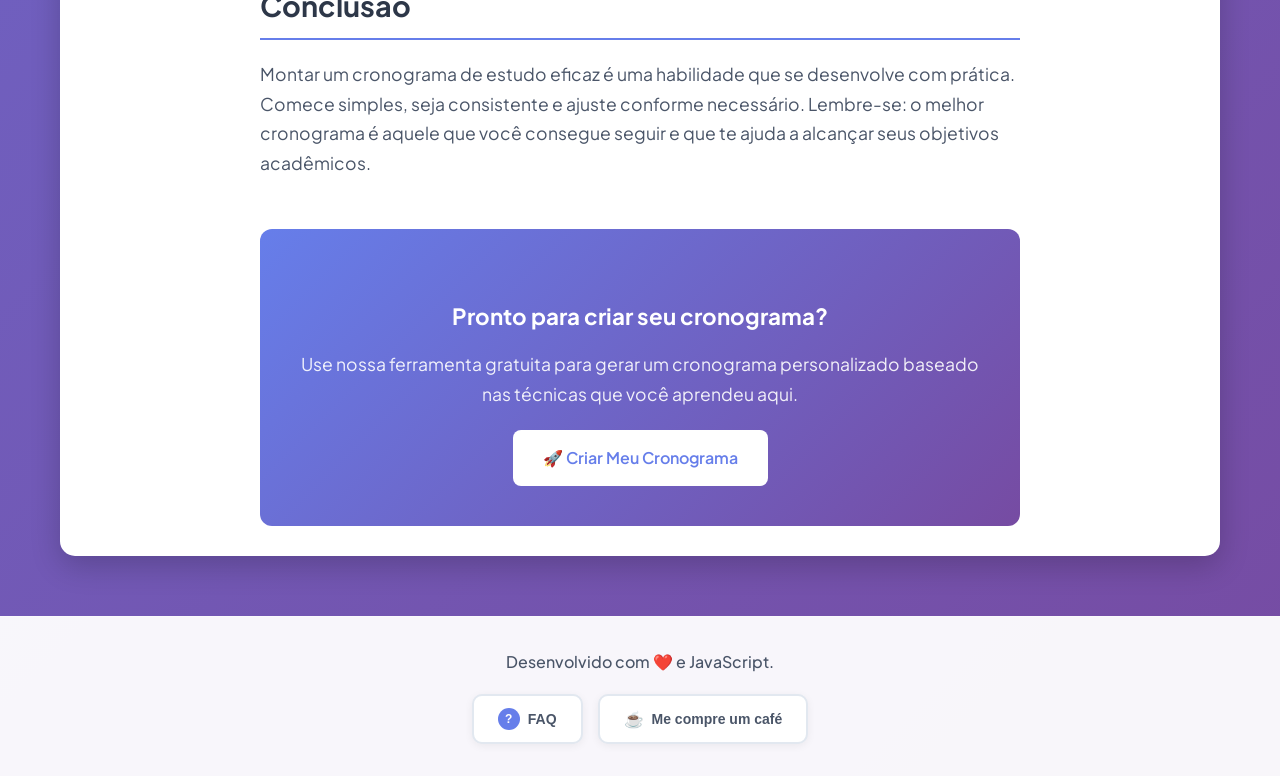
<file: blog/como-criar-cronograma-estudo.html>
<!DOCTYPE html>
<html lang="pt-BR">
<head>
    <meta charset="UTF-8">
    <meta name="viewport" content="width=device-width, initial-scale=1.0">
    <title>Como Montar um Cronograma de Estudo Eficaz - Blog Cronograma de Estudo</title>
    <meta name="description" content="Aprenda os passos fundamentais para criar um cronograma de estudo que realmente funciona. Dicas práticas e estratégias comprovadas para maximizar sua produtividade.">
    <meta name="keywords" content="cronograma de estudo, como estudar, organização, produtividade, técnicas de estudo">
    <link rel="stylesheet" href="../styles.css">
    <link rel="stylesheet" href="blog.css">
    
    <!-- Favicon -->
    <link rel="icon" type="image/svg+xml" href="../favicon.svg">
    <link rel="icon" type="image/svg+xml" href="../favicon-16x16.svg" sizes="16x16">
    <link rel="apple-touch-icon" href="../favicon.svg">
</head>
<body>
    <div class="container">
        <header class="site-header">
            <div class="brand">
                <img src="../logo.svg" alt="" class="brand-logo" width="52" height="52" aria-hidden="true">
                <div class="brand-text">
                    <h1>Blog — Cronograma de Estudo</h1>
                    <p class="header-subtitle">Dicas e estratégias para otimizar seus estudos</p>
                </div>
            </div>
            <nav class="site-nav">
                <a href="../index.html" class="nav-link">Gerador</a>
                <a href="index.html" class="nav-link active">Blog</a>
            </nav>
        </header>

        <main>
            <div class="blog-content">
                <a href="index.html" class="back-to-blog">← Voltar ao Blog</a>
                
                <article>
                    <div class="article-header">
                        <h1 class="article-title">Como Montar um Cronograma de Estudo Eficaz</h1>
                        <div class="article-meta-header">
                            <span>📅 15 de Janeiro de 2025</span>
                            <span>⏱️ 5 minutos de leitura</span>
                            <span>👤 Por Rafaela Carvalho</span>
                        </div>
                    </div>

                    <div class="article-content-page">
                        <p>Montar um cronograma de estudo bem estruturado é a base para o sucesso dos estudos. Não se trata apenas de dividir o tempo entre as matérias, mas de criar um sistema inteligente que maximize sua produtividade e minimize o estresse. Neste artigo, você aprenderá os passos fundamentais para criar um cronograma que realmente funciona.</p>

                        <h2>1. Avalie Sua Situação Atual</h2>
                        
                        <p>Antes de criar qualquer cronograma, é essencial fazer uma análise honesta da sua situação:</p>
                        
                        <ul>
                            <li><strong>Tempo disponível:</strong> Quantas horas por dia você pode dedicar aos estudos?</li>
                            <li><strong>Dias da semana:</strong> Quais dias você tem disponibilidade?</li>
                            <li><strong>Matérias:</strong> Quais disciplinas precisam de atenção?</li>
                            <li><strong>Dificuldades:</strong> Quais matérias são mais desafiadoras?</li>
                            <li><strong>Objetivos:</strong> Você tem provas específicas ou está estudando continuamente?</li>
                        </ul>

                        <div class="highlight-box">
                            <strong>💡 Dica:</strong> Seja realista com sua disponibilidade. É melhor estudar menos horas consistentemente do que muitas horas esporadicamente.
                        </div>

                        <h2>2. Defina Prioridades com o Sistema de Pesos</h2>
                        
                        <p>O sistema de pesos é uma das técnicas mais eficazes para organizar suas matérias. Cada disciplina recebe um valor de 1 a 10 baseado em:</p>
                        
                        <ul>
                            <li><strong>Dificuldade:</strong> Quão difícil é a matéria para você?</li>
                            <li><strong>Importância:</strong> Qual o peso da matéria na sua aprovação?</li>
                            <li><strong>Conteúdo:</strong> Quantidade de material para estudar</li>
                            <li><strong>Prazo:</strong> Urgência para dominar o conteúdo</li>
                        </ul>

                        <h3>Exemplo Prático:</h3>
                        <div class="tip-box">
                            <strong>Matemática:</strong> Peso 8 (difícil + importante)<br>
                            <strong>Português:</strong> Peso 5 (médio + importante)<br>
                            <strong>História:</strong> Peso 3 (fácil + menos urgente)<br>
                            <strong>Total:</strong> 16 pesos<br>
                            <strong>Distribuição:</strong> Matemática receberá 50% do tempo, Português 31%, História 19%
                        </div>

                        <h2>3. Escolha Entre Modo Contagem Regressiva ou Contínuo</h2>
                        
                        <h3>Modo Contagem Regressiva</h3>
                        <p>Ideal quando você tem uma prova específica marcada. O sistema calcula automaticamente quantos dias restam e distribui o tempo proporcionalmente.</p>
                        
                        <h3>Modo Contínuo</h3>
                        <p>Perfeito para estudo regular sem prazo específico. Gera um cronograma de 30 dias com distribuição equilibrada baseada nos pesos.</p>

                        <h2>4. Implemente a Rotação Inteligente</h2>
                        
                        <p>Um cronograma eficaz evita repetir a mesma matéria em dias consecutivos. Isso acontece porque:</p>
                        
                        <ul>
                            <li><strong>Evita fadiga mental:</strong> Variar o conteúdo mantém o cérebro ativo</li>
                            <li><strong>Melhora retenção:</strong> Espaçamento entre revisões aumenta a memorização</li>
                            <li><strong>Reduz monotonia:</strong> Mantém o interesse e motivação</li>
                        </ul>

                        <h2>5. Monitore e Ajuste Regularmente</h2>
                        
                        <p>Um cronograma não é estático. Revise semanalmente e ajuste conforme necessário:</p>
                        
                        <ul>
                            <li><strong>Progresso:</strong> Você está conseguindo cumprir o cronograma?</li>
                            <li><strong>Dificuldades:</strong> Alguma matéria está mais difícil que esperado?</li>
                            <li><strong>Mudanças:</strong> Surgiram novos compromissos ou provas?</li>
                        </ul>

                        <div class="highlight-box">
                            <strong>🎯 Lembre-se:</strong> O objetivo não é seguir o cronograma rigidamente, mas usar ele como um guia flexível que se adapta às suas necessidades.
                        </div>

                        <h2>6. Use Ferramentas para Otimizar o Processo</h2>
                        
                        <p>Nossa ferramenta de cronograma personalizado automatiza todos esses cálculos para você:</p>
                        
                        <ul>
                            <li>✅ Calcula proporções automaticamente</li>
                            <li>✅ Implementa rotação inteligente</li>
                            <li>✅ Considera apenas dias disponíveis</li>
                            <li>✅ Gera tabelas organizadas</li>
                            <li>✅ Permite exportação para Excel/PDF</li>
                        </ul>

                        <h2>Conclusão</h2>
                        
                        <p>Montar um cronograma de estudo eficaz é uma habilidade que se desenvolve com prática. Comece simples, seja consistente e ajuste conforme necessário. Lembre-se: o melhor cronograma é aquele que você consegue seguir e que te ajuda a alcançar seus objetivos acadêmicos.</p>

                        <div class="blog-cta">
                            <h3>Pronto para criar seu cronograma?</h3>
                            <p>Use nossa ferramenta gratuita para gerar um cronograma personalizado baseado nas técnicas que você aprendeu aqui.</p>
                            <a href="../index.html" class="cta-button">🚀 Criar Meu Cronograma</a>
                        </div>
                    </div>
                </article>
            </div>
        </main>
    </div>

    <footer class="site-footer">
        <div class="footer-content">
            <p class="footer-text">Desenvolvido com ❤️ e JavaScript.</p>
            <div class="footer-buttons">
                <button class="footer-btn faq-btn" onclick="showFAQ()">FAQ</button>
                <button class="footer-btn coffee-btn" onclick="buyCoffee()">Me compre um café</button>
            </div>
        </div>
    </footer>

    <script src="../script.js"></script>
</body>
</html>
</file>
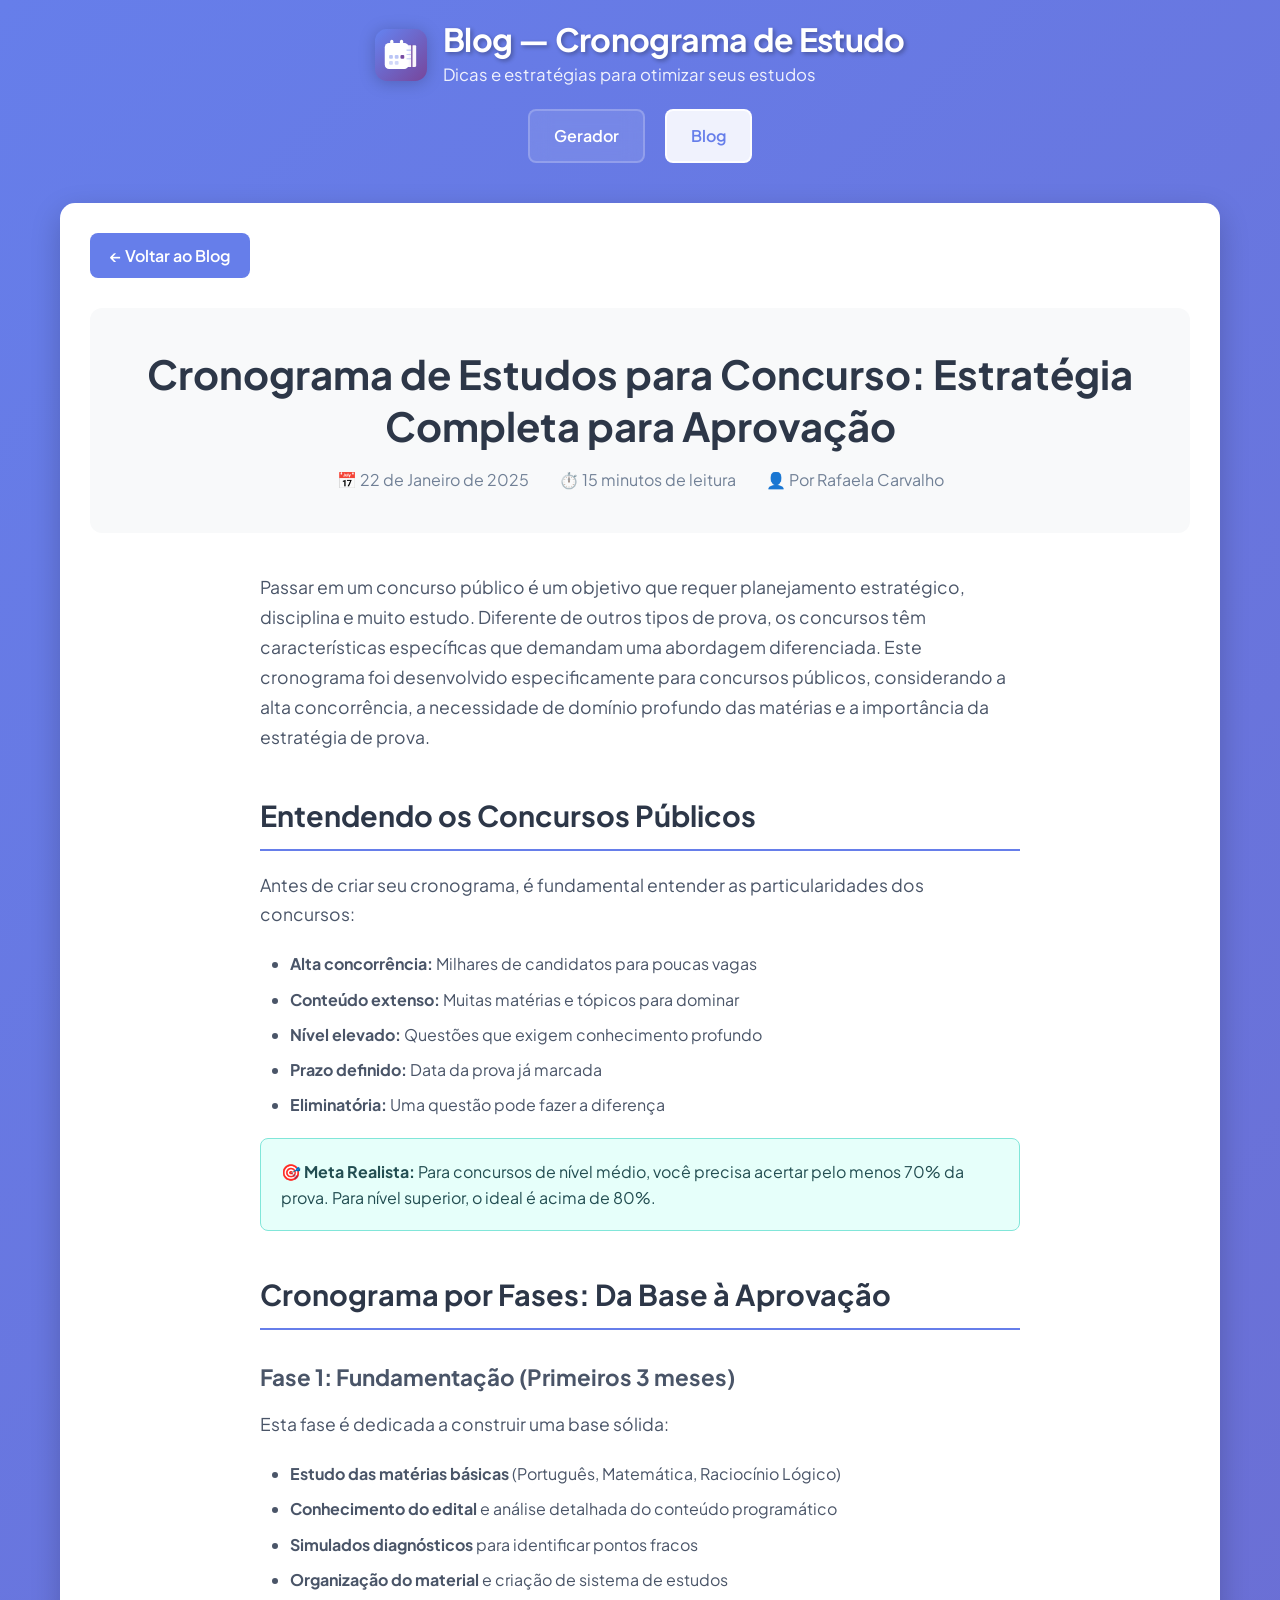
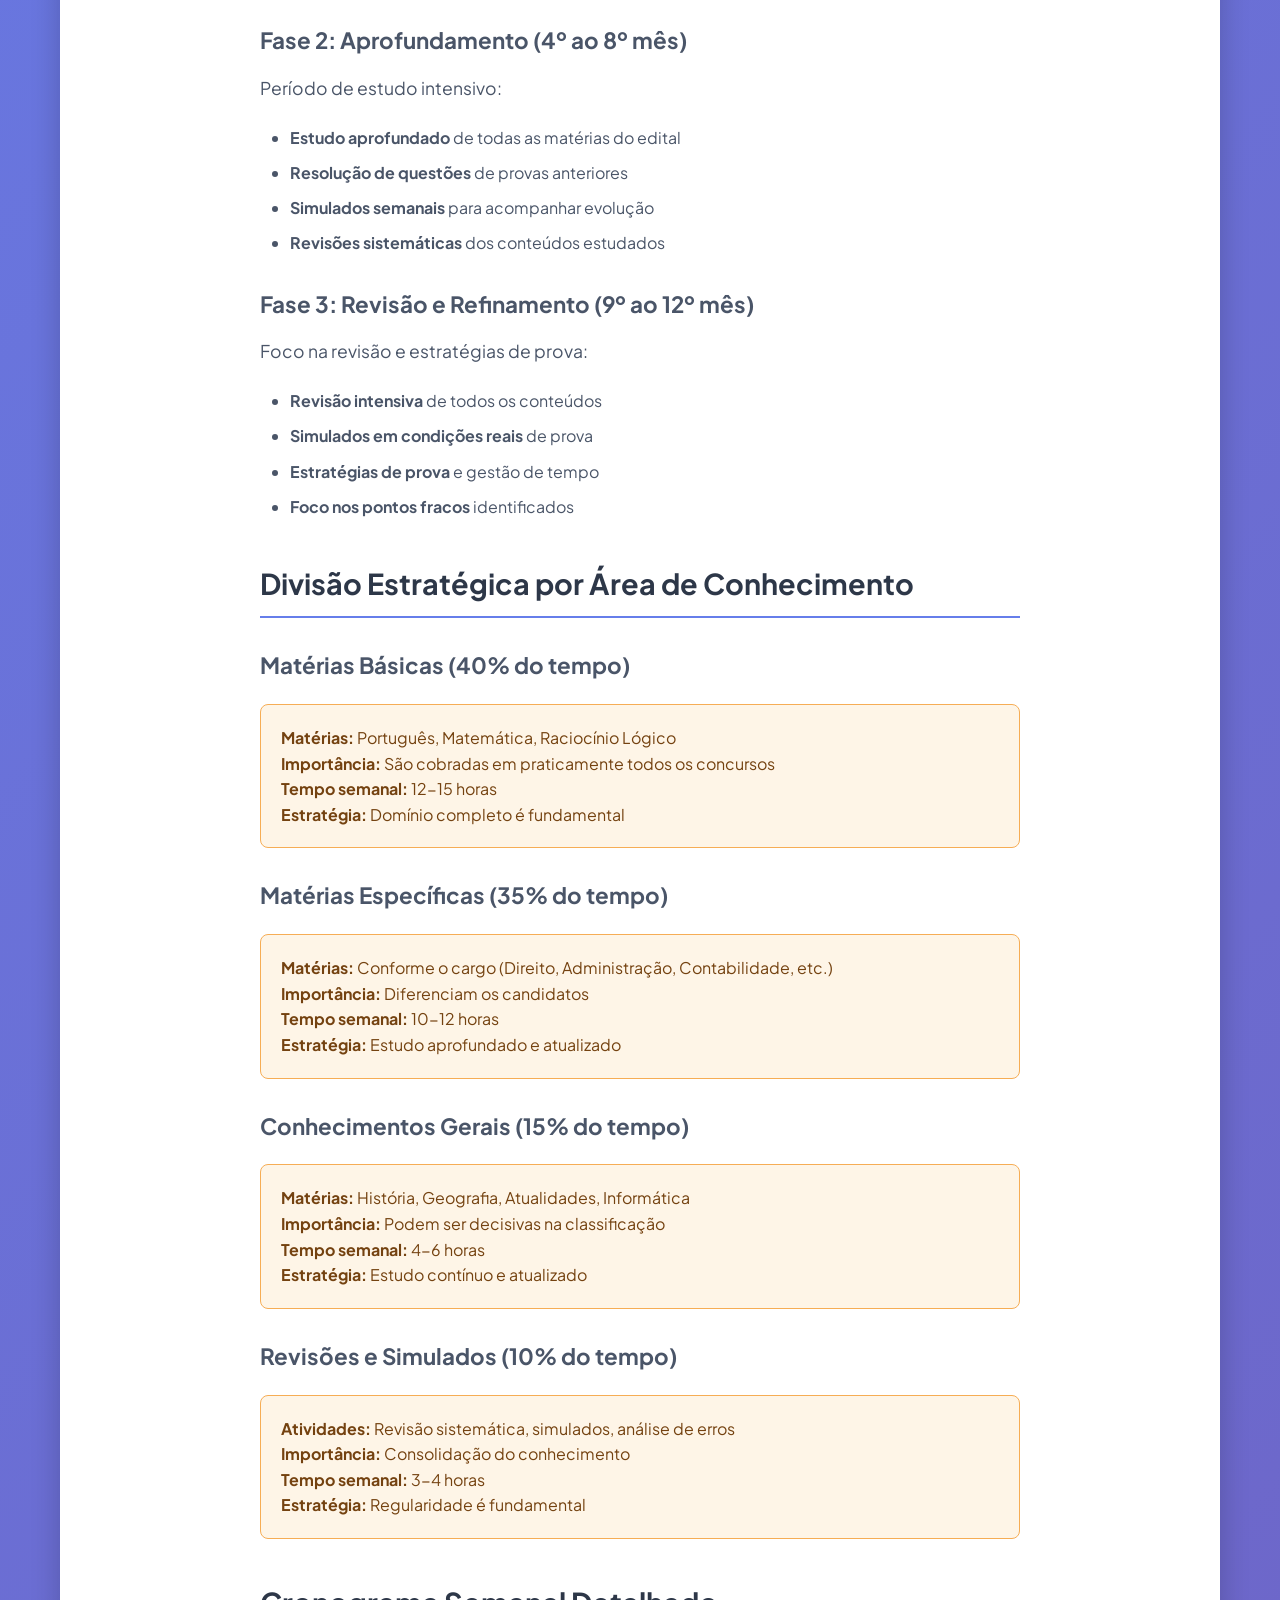
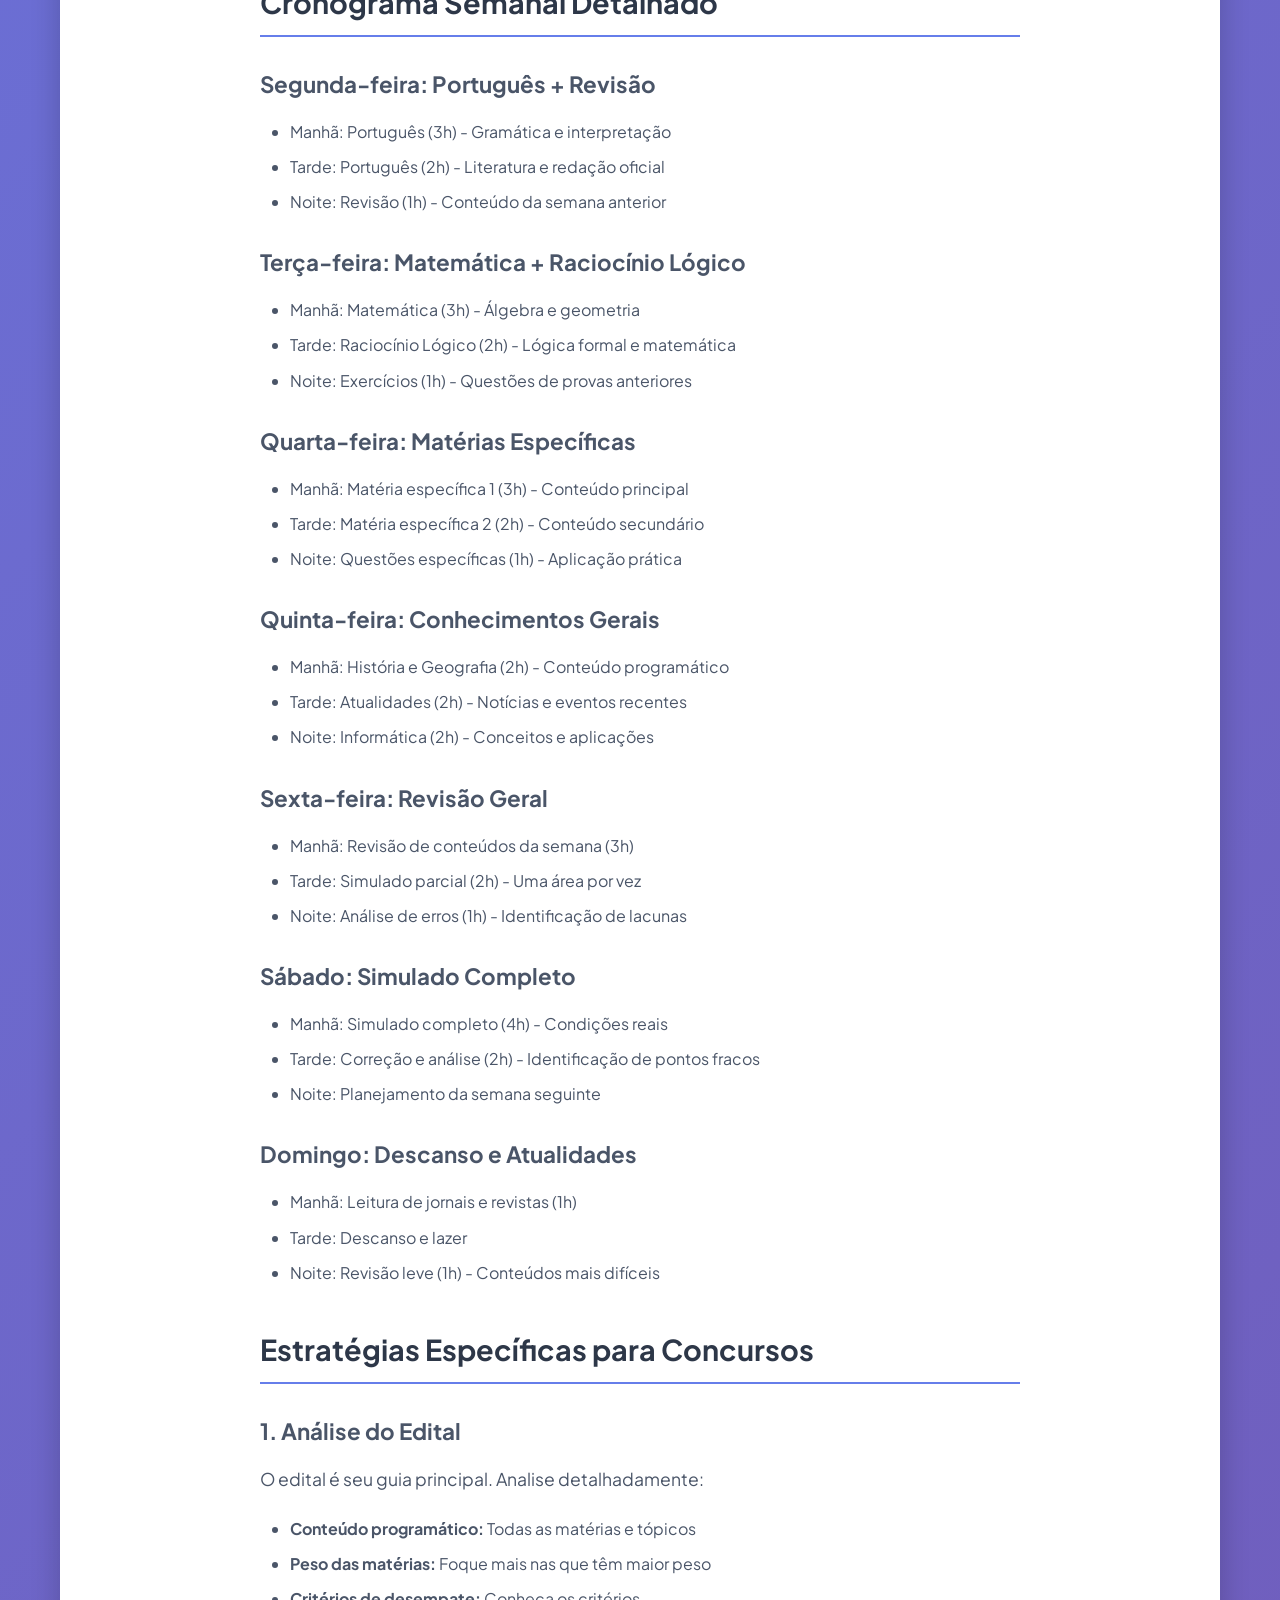
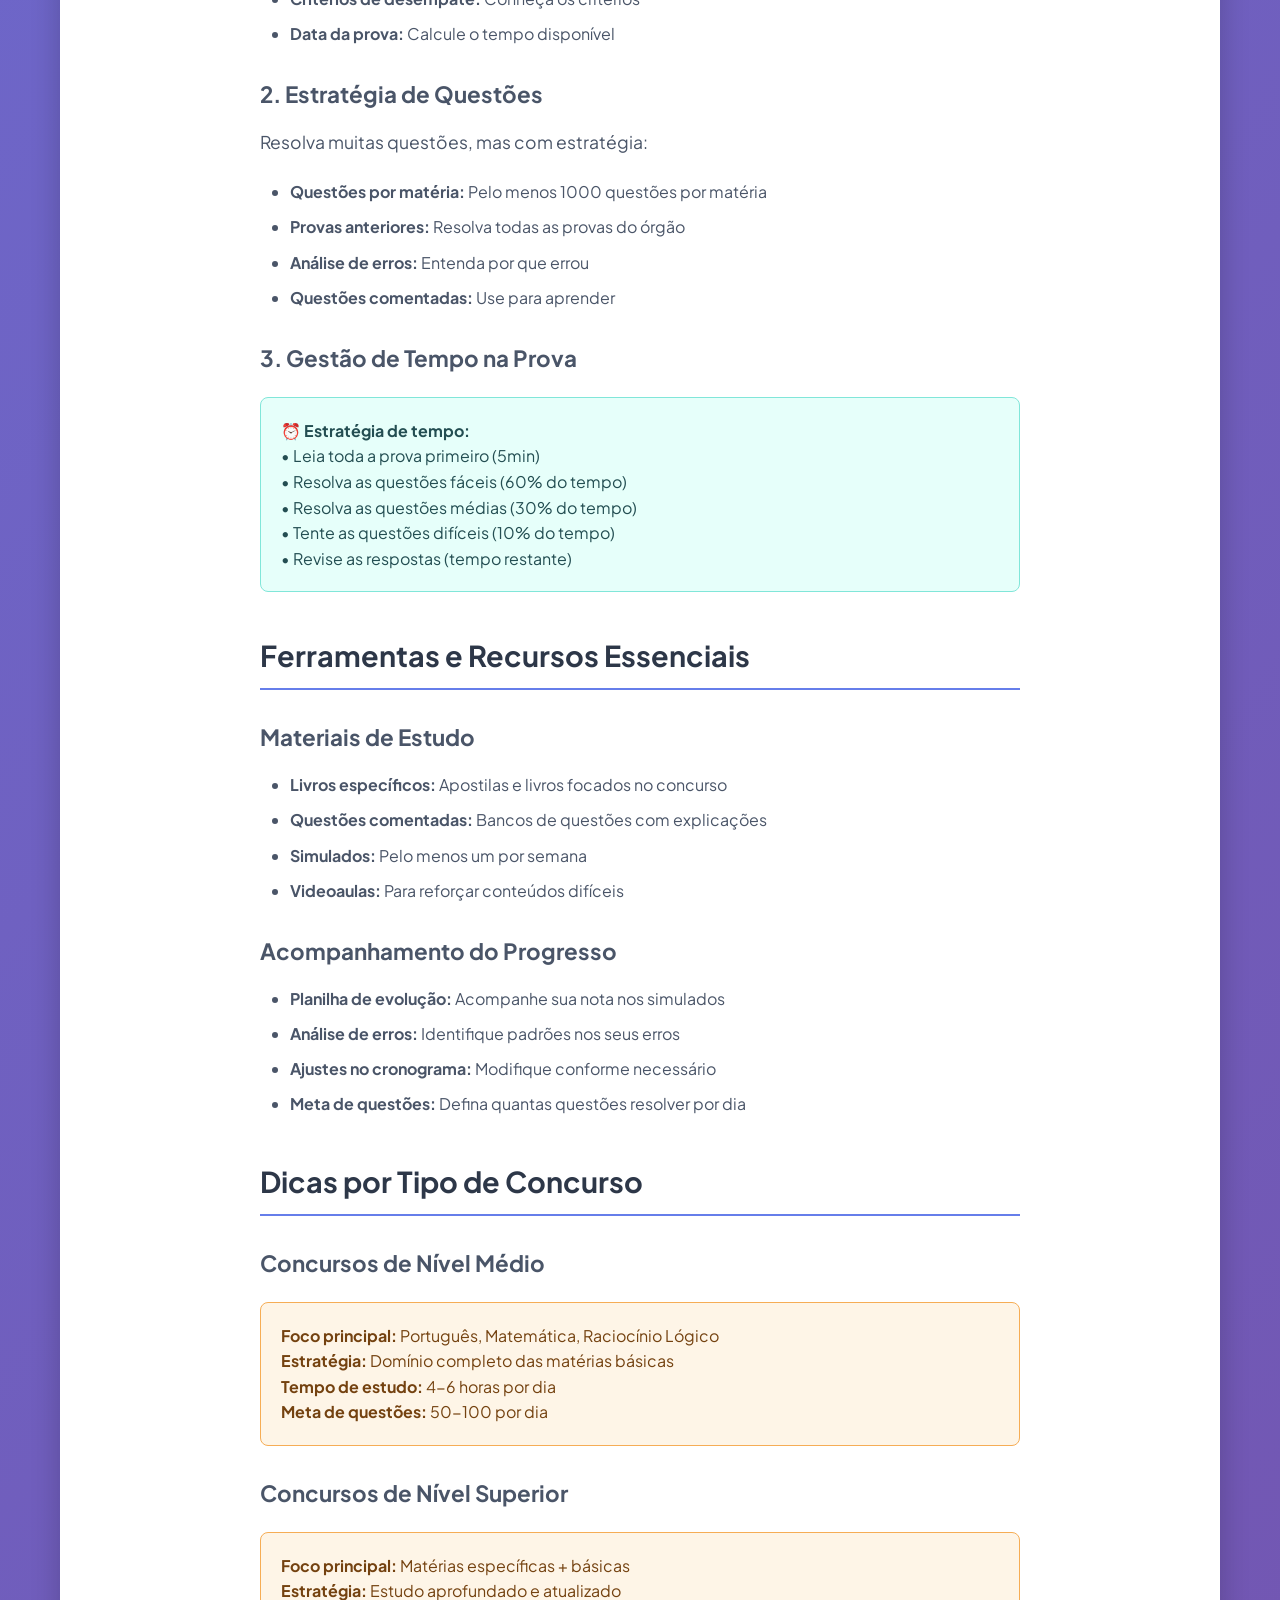
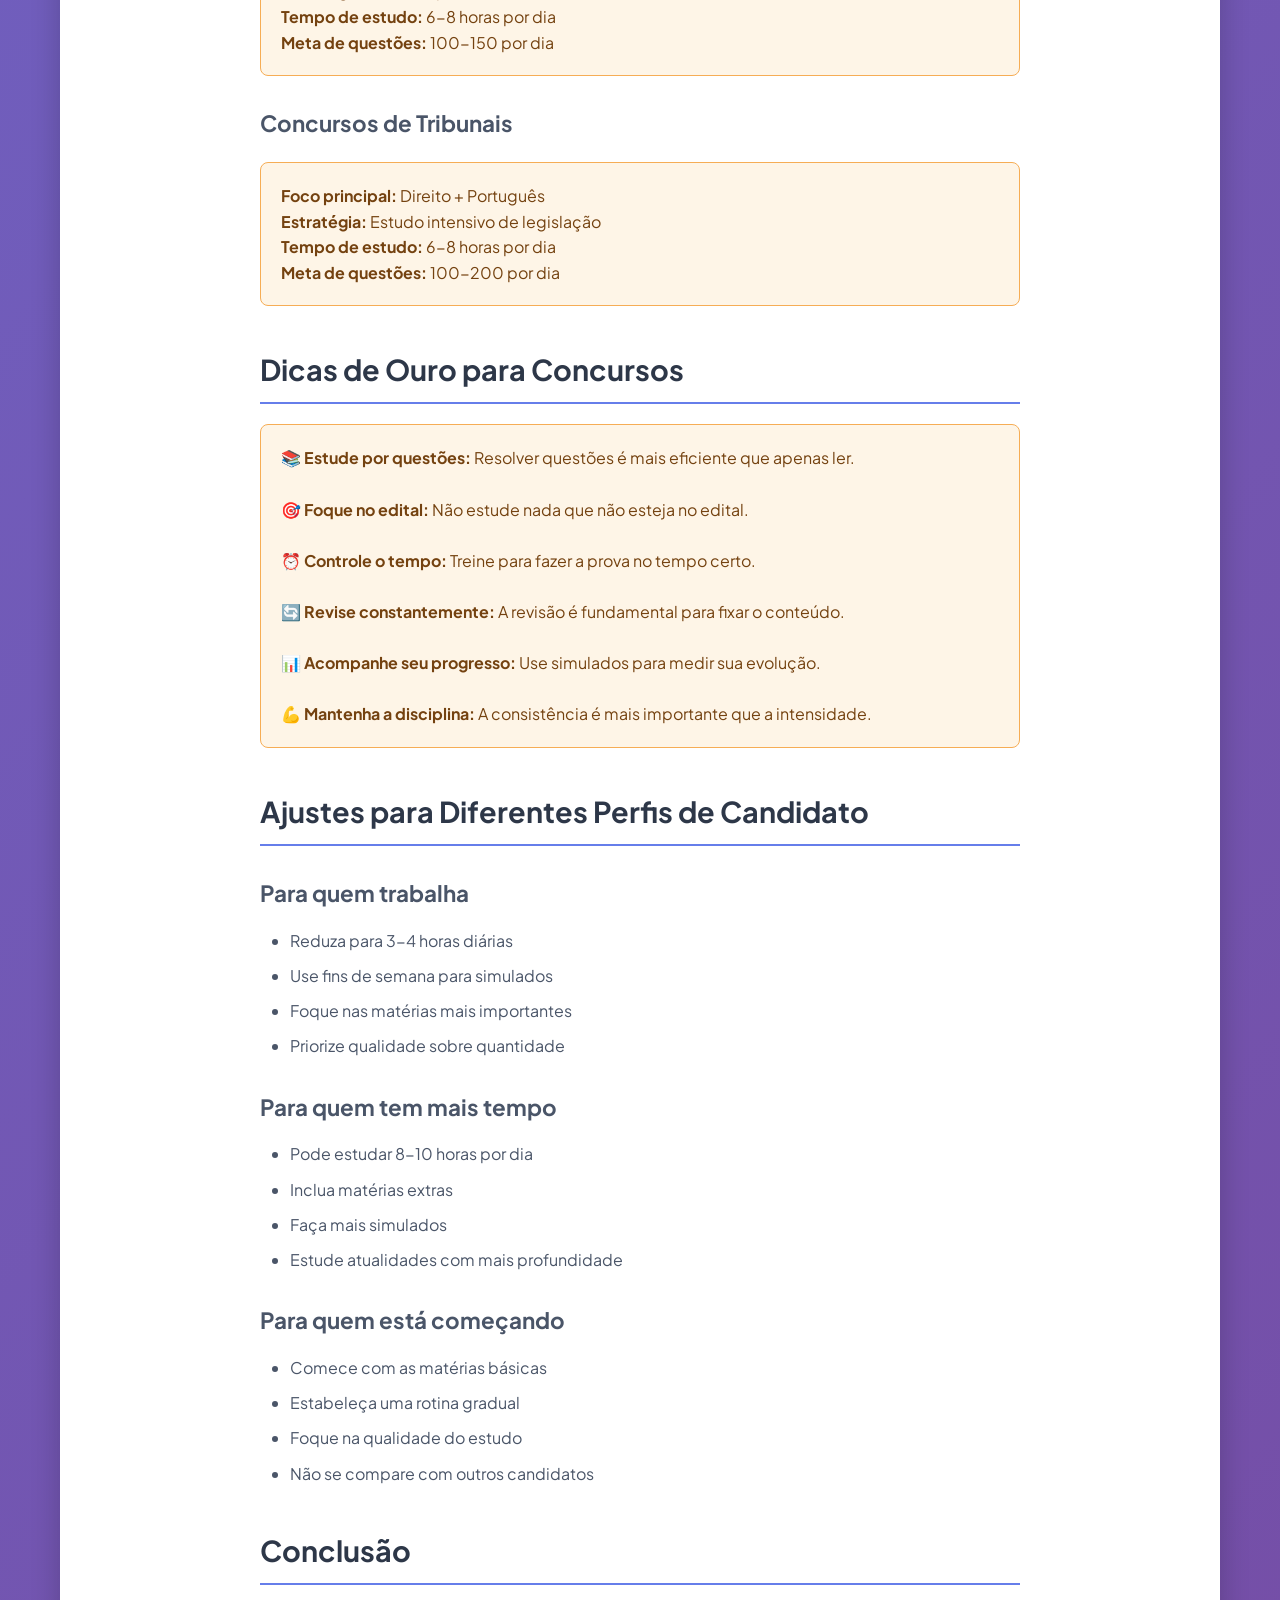
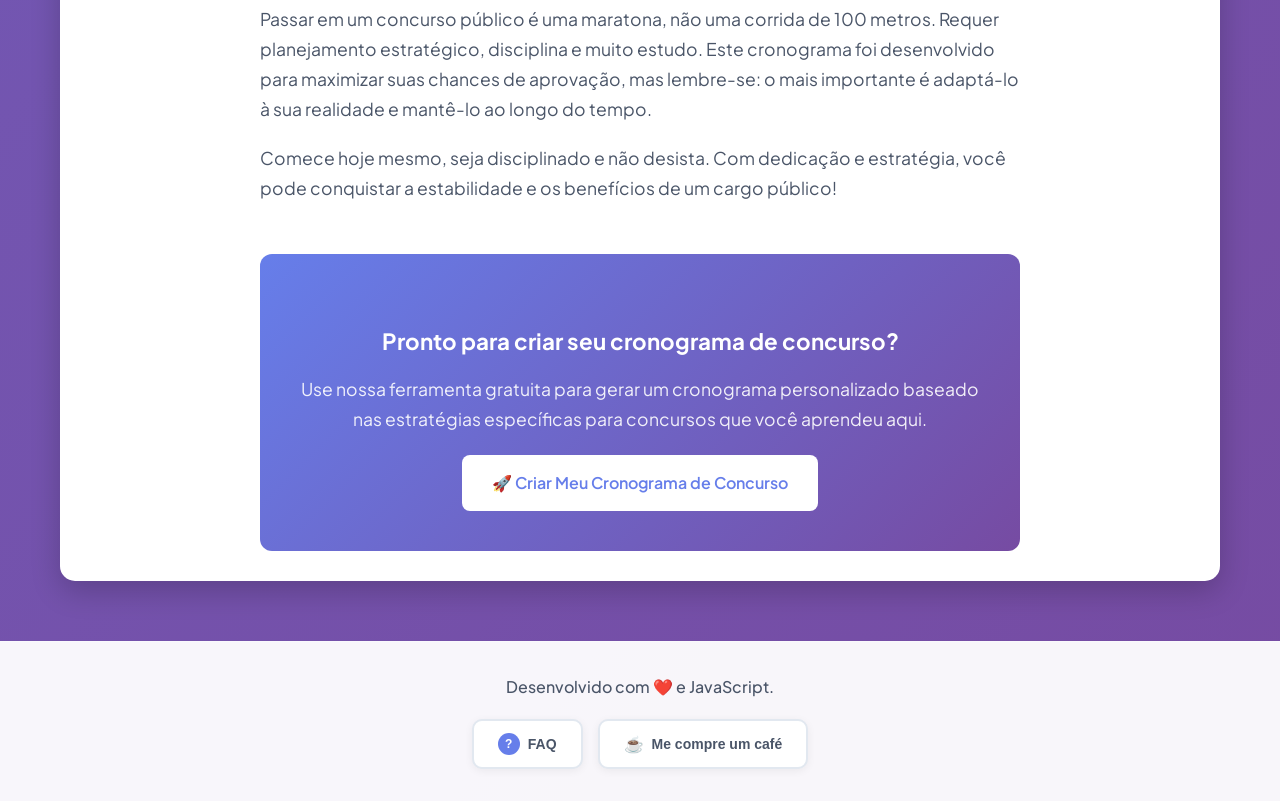
<file: blog/cronograma-estudos-concurso.html>
<!DOCTYPE html>
<html lang="pt-BR">
<head>
    <meta charset="UTF-8">
    <meta name="viewport" content="width=device-width, initial-scale=1.0">
    <title>Cronograma de Estudos para Concurso: Estratégia Completa para Aprovação - Blog Cronograma de Estudo</title>
    <meta name="description" content="Cronograma completo para concursos públicos com estratégias específicas, divisão de matérias, cronograma por fase e dicas de preparação para alcançar a aprovação.">
    <meta name="keywords" content="cronograma concurso, estudos concurso, preparação concurso, estratégia concurso, aprovação concurso, concurso público">
    <link rel="stylesheet" href="../styles.css">
    <link rel="stylesheet" href="blog.css">
    
    <!-- Favicon -->
    <link rel="icon" type="image/svg+xml" href="../favicon.svg">
    <link rel="icon" type="image/svg+xml" href="../favicon-16x16.svg" sizes="16x16">
    <link rel="apple-touch-icon" href="../favicon.svg">
</head>
<body>
    <div class="container">
        <header class="site-header">
            <div class="brand">
                <img src="../logo.svg" alt="" class="brand-logo" width="52" height="52" aria-hidden="true">
                <div class="brand-text">
                    <h1>Blog — Cronograma de Estudo</h1>
                    <p class="header-subtitle">Dicas e estratégias para otimizar seus estudos</p>
                </div>
            </div>
            <nav class="site-nav">
                <a href="../index.html" class="nav-link">Gerador</a>
                <a href="index.html" class="nav-link active">Blog</a>
            </nav>
        </header>

        <main>
            <div class="blog-content">
                <a href="index.html" class="back-to-blog">← Voltar ao Blog</a>
                
                <article>
                    <div class="article-header">
                        <h1 class="article-title">Cronograma de Estudos para Concurso: Estratégia Completa para Aprovação</h1>
                        <div class="article-meta-header">
                            <span>📅 22 de Janeiro de 2025</span>
                            <span>⏱️ 15 minutos de leitura</span>
                            <span>👤 Por Rafaela Carvalho</span>
                        </div>
                    </div>

                    <div class="article-content-page">
                        <p>Passar em um concurso público é um objetivo que requer planejamento estratégico, disciplina e muito estudo. Diferente de outros tipos de prova, os concursos têm características específicas que demandam uma abordagem diferenciada. Este cronograma foi desenvolvido especificamente para concursos públicos, considerando a alta concorrência, a necessidade de domínio profundo das matérias e a importância da estratégia de prova.</p>

                        <h2>Entendendo os Concursos Públicos</h2>
                        
                        <p>Antes de criar seu cronograma, é fundamental entender as particularidades dos concursos:</p>
                        
                        <ul>
                            <li><strong>Alta concorrência:</strong> Milhares de candidatos para poucas vagas</li>
                            <li><strong>Conteúdo extenso:</strong> Muitas matérias e tópicos para dominar</li>
                            <li><strong>Nível elevado:</strong> Questões que exigem conhecimento profundo</li>
                            <li><strong>Prazo definido:</strong> Data da prova já marcada</li>
                            <li><strong>Eliminatória:</strong> Uma questão pode fazer a diferença</li>
                        </ul>

                        <div class="highlight-box">
                            <strong>🎯 Meta Realista:</strong> Para concursos de nível médio, você precisa acertar pelo menos 70% da prova. Para nível superior, o ideal é acima de 80%.
                        </div>

                        <h2>Cronograma por Fases: Da Base à Aprovação</h2>
                        
                        <h3>Fase 1: Fundamentação (Primeiros 3 meses)</h3>
                        <p>Esta fase é dedicada a construir uma base sólida:</p>
                        
                        <ul>
                            <li><strong>Estudo das matérias básicas</strong> (Português, Matemática, Raciocínio Lógico)</li>
                            <li><strong>Conhecimento do edital</strong> e análise detalhada do conteúdo programático</li>
                            <li><strong>Simulados diagnósticos</strong> para identificar pontos fracos</li>
                            <li><strong>Organização do material</strong> e criação de sistema de estudos</li>
                        </ul>

                        <h3>Fase 2: Aprofundamento (4º ao 8º mês)</h3>
                        <p>Período de estudo intensivo:</p>
                        
                        <ul>
                            <li><strong>Estudo aprofundado</strong> de todas as matérias do edital</li>
                            <li><strong>Resolução de questões</strong> de provas anteriores</li>
                            <li><strong>Simulados semanais</strong> para acompanhar evolução</li>
                            <li><strong>Revisões sistemáticas</strong> dos conteúdos estudados</li>
                        </ul>

                        <h3>Fase 3: Revisão e Refinamento (9º ao 12º mês)</h3>
                        <p>Foco na revisão e estratégias de prova:</p>
                        
                        <ul>
                            <li><strong>Revisão intensiva</strong> de todos os conteúdos</li>
                            <li><strong>Simulados em condições reais</strong> de prova</li>
                            <li><strong>Estratégias de prova</strong> e gestão de tempo</li>
                            <li><strong>Foco nos pontos fracos</strong> identificados</li>
                        </ul>

                        <h2>Divisão Estratégica por Área de Conhecimento</h2>
                        
                        <h3>Matérias Básicas (40% do tempo)</h3>
                        <div class="tip-box">
                            <strong>Matérias:</strong> Português, Matemática, Raciocínio Lógico<br>
                            <strong>Importância:</strong> São cobradas em praticamente todos os concursos<br>
                            <strong>Tempo semanal:</strong> 12-15 horas<br>
                            <strong>Estratégia:</strong> Domínio completo é fundamental
                        </div>

                        <h3>Matérias Específicas (35% do tempo)</h3>
                        <div class="tip-box">
                            <strong>Matérias:</strong> Conforme o cargo (Direito, Administração, Contabilidade, etc.)<br>
                            <strong>Importância:</strong> Diferenciam os candidatos<br>
                            <strong>Tempo semanal:</strong> 10-12 horas<br>
                            <strong>Estratégia:</strong> Estudo aprofundado e atualizado
                        </div>

                        <h3>Conhecimentos Gerais (15% do tempo)</h3>
                        <div class="tip-box">
                            <strong>Matérias:</strong> História, Geografia, Atualidades, Informática<br>
                            <strong>Importância:</strong> Podem ser decisivas na classificação<br>
                            <strong>Tempo semanal:</strong> 4-6 horas<br>
                            <strong>Estratégia:</strong> Estudo contínuo e atualizado
                        </div>

                        <h3>Revisões e Simulados (10% do tempo)</h3>
                        <div class="tip-box">
                            <strong>Atividades:</strong> Revisão sistemática, simulados, análise de erros<br>
                            <strong>Importância:</strong> Consolidação do conhecimento<br>
                            <strong>Tempo semanal:</strong> 3-4 horas<br>
                            <strong>Estratégia:</strong> Regularidade é fundamental
                        </div>

                        <h2>Cronograma Semanal Detalhado</h2>
                        
                        <h3>Segunda-feira: Português + Revisão</h3>
                        <ul>
                            <li>Manhã: Português (3h) - Gramática e interpretação</li>
                            <li>Tarde: Português (2h) - Literatura e redação oficial</li>
                            <li>Noite: Revisão (1h) - Conteúdo da semana anterior</li>
                        </ul>

                        <h3>Terça-feira: Matemática + Raciocínio Lógico</h3>
                        <ul>
                            <li>Manhã: Matemática (3h) - Álgebra e geometria</li>
                            <li>Tarde: Raciocínio Lógico (2h) - Lógica formal e matemática</li>
                            <li>Noite: Exercícios (1h) - Questões de provas anteriores</li>
                        </ul>

                        <h3>Quarta-feira: Matérias Específicas</h3>
                        <ul>
                            <li>Manhã: Matéria específica 1 (3h) - Conteúdo principal</li>
                            <li>Tarde: Matéria específica 2 (2h) - Conteúdo secundário</li>
                            <li>Noite: Questões específicas (1h) - Aplicação prática</li>
                        </ul>

                        <h3>Quinta-feira: Conhecimentos Gerais</h3>
                        <ul>
                            <li>Manhã: História e Geografia (2h) - Conteúdo programático</li>
                            <li>Tarde: Atualidades (2h) - Notícias e eventos recentes</li>
                            <li>Noite: Informática (2h) - Conceitos e aplicações</li>
                        </ul>

                        <h3>Sexta-feira: Revisão Geral</h3>
                        <ul>
                            <li>Manhã: Revisão de conteúdos da semana (3h)</li>
                            <li>Tarde: Simulado parcial (2h) - Uma área por vez</li>
                            <li>Noite: Análise de erros (1h) - Identificação de lacunas</li>
                        </ul>

                        <h3>Sábado: Simulado Completo</h3>
                        <ul>
                            <li>Manhã: Simulado completo (4h) - Condições reais</li>
                            <li>Tarde: Correção e análise (2h) - Identificação de pontos fracos</li>
                            <li>Noite: Planejamento da semana seguinte</li>
                        </ul>

                        <h3>Domingo: Descanso e Atualidades</h3>
                        <ul>
                            <li>Manhã: Leitura de jornais e revistas (1h)</li>
                            <li>Tarde: Descanso e lazer</li>
                            <li>Noite: Revisão leve (1h) - Conteúdos mais difíceis</li>
                        </ul>

                        <h2>Estratégias Específicas para Concursos</h2>
                        
                        <h3>1. Análise do Edital</h3>
                        <p>O edital é seu guia principal. Analise detalhadamente:</p>
                        
                        <ul>
                            <li><strong>Conteúdo programático:</strong> Todas as matérias e tópicos</li>
                            <li><strong>Peso das matérias:</strong> Foque mais nas que têm maior peso</li>
                            <li><strong>Critérios de desempate:</strong> Conheça os critérios</li>
                            <li><strong>Data da prova:</strong> Calcule o tempo disponível</li>
                        </ul>

                        <h3>2. Estratégia de Questões</h3>
                        <p>Resolva muitas questões, mas com estratégia:</p>
                        
                        <ul>
                            <li><strong>Questões por matéria:</strong> Pelo menos 1000 questões por matéria</li>
                            <li><strong>Provas anteriores:</strong> Resolva todas as provas do órgão</li>
                            <li><strong>Análise de erros:</strong> Entenda por que errou</li>
                            <li><strong>Questões comentadas:</strong> Use para aprender</li>
                        </ul>

                        <h3>3. Gestão de Tempo na Prova</h3>
                        <div class="highlight-box">
                            <strong>⏰ Estratégia de tempo:</strong><br>
                            • Leia toda a prova primeiro (5min)<br>
                            • Resolva as questões fáceis (60% do tempo)<br>
                            • Resolva as questões médias (30% do tempo)<br>
                            • Tente as questões difíceis (10% do tempo)<br>
                            • Revise as respostas (tempo restante)
                        </div>

                        <h2>Ferramentas e Recursos Essenciais</h2>
                        
                        <h3>Materiais de Estudo</h3>
                        <ul>
                            <li><strong>Livros específicos:</strong> Apostilas e livros focados no concurso</li>
                            <li><strong>Questões comentadas:</strong> Bancos de questões com explicações</li>
                            <li><strong>Simulados:</strong> Pelo menos um por semana</li>
                            <li><strong>Videoaulas:</strong> Para reforçar conteúdos difíceis</li>
                        </ul>

                        <h3>Acompanhamento do Progresso</h3>
                        <ul>
                            <li><strong>Planilha de evolução:</strong> Acompanhe sua nota nos simulados</li>
                            <li><strong>Análise de erros:</strong> Identifique padrões nos seus erros</li>
                            <li><strong>Ajustes no cronograma:</strong> Modifique conforme necessário</li>
                            <li><strong>Meta de questões:</strong> Defina quantas questões resolver por dia</li>
                        </ul>

                        <h2>Dicas por Tipo de Concurso</h2>
                        
                        <h3>Concursos de Nível Médio</h3>
                        <div class="tip-box">
                            <strong>Foco principal:</strong> Português, Matemática, Raciocínio Lógico<br>
                            <strong>Estratégia:</strong> Domínio completo das matérias básicas<br>
                            <strong>Tempo de estudo:</strong> 4-6 horas por dia<br>
                            <strong>Meta de questões:</strong> 50-100 por dia
                        </div>

                        <h3>Concursos de Nível Superior</h3>
                        <div class="tip-box">
                            <strong>Foco principal:</strong> Matérias específicas + básicas<br>
                            <strong>Estratégia:</strong> Estudo aprofundado e atualizado<br>
                            <strong>Tempo de estudo:</strong> 6-8 horas por dia<br>
                            <strong>Meta de questões:</strong> 100-150 por dia
                        </div>

                        <h3>Concursos de Tribunais</h3>
                        <div class="tip-box">
                            <strong>Foco principal:</strong> Direito + Português<br>
                            <strong>Estratégia:</strong> Estudo intensivo de legislação<br>
                            <strong>Tempo de estudo:</strong> 6-8 horas por dia<br>
                            <strong>Meta de questões:</strong> 100-200 por dia
                        </div>

                        <h2>Dicas de Ouro para Concursos</h2>
                        
                        <div class="tip-box">
                            <strong>📚 Estude por questões:</strong> Resolver questões é mais eficiente que apenas ler.<br><br>
                            <strong>🎯 Foque no edital:</strong> Não estude nada que não esteja no edital.<br><br>
                            <strong>⏰ Controle o tempo:</strong> Treine para fazer a prova no tempo certo.<br><br>
                            <strong>🔄 Revise constantemente:</strong> A revisão é fundamental para fixar o conteúdo.<br><br>
                            <strong>📊 Acompanhe seu progresso:</strong> Use simulados para medir sua evolução.<br><br>
                            <strong>💪 Mantenha a disciplina:</strong> A consistência é mais importante que a intensidade.
                        </div>

                        <h2>Ajustes para Diferentes Perfis de Candidato</h2>
                        
                        <h3>Para quem trabalha</h3>
                        <ul>
                            <li>Reduza para 3-4 horas diárias</li>
                            <li>Use fins de semana para simulados</li>
                            <li>Foque nas matérias mais importantes</li>
                            <li>Priorize qualidade sobre quantidade</li>
                        </ul>

                        <h3>Para quem tem mais tempo</h3>
                        <ul>
                            <li>Pode estudar 8-10 horas por dia</li>
                            <li>Inclua matérias extras</li>
                            <li>Faça mais simulados</li>
                            <li>Estude atualidades com mais profundidade</li>
                        </ul>

                        <h3>Para quem está começando</h3>
                        <ul>
                            <li>Comece com as matérias básicas</li>
                            <li>Estabeleça uma rotina gradual</li>
                            <li>Foque na qualidade do estudo</li>
                            <li>Não se compare com outros candidatos</li>
                        </ul>

                        <h2>Conclusão</h2>
                        
                        <p>Passar em um concurso público é uma maratona, não uma corrida de 100 metros. Requer planejamento estratégico, disciplina e muito estudo. Este cronograma foi desenvolvido para maximizar suas chances de aprovação, mas lembre-se: o mais importante é adaptá-lo à sua realidade e mantê-lo ao longo do tempo.</p>

                        <p>Comece hoje mesmo, seja disciplinado e não desista. Com dedicação e estratégia, você pode conquistar a estabilidade e os benefícios de um cargo público!</p>

                        <div class="blog-cta">
                            <h3>Pronto para criar seu cronograma de concurso?</h3>
                            <p>Use nossa ferramenta gratuita para gerar um cronograma personalizado baseado nas estratégias específicas para concursos que você aprendeu aqui.</p>
                            <a href="../index.html" class="cta-button">🚀 Criar Meu Cronograma de Concurso</a>
                        </div>
                    </div>
                </article>
            </div>
        </main>
    </div>

    <footer class="site-footer">
        <div class="footer-content">
            <p class="footer-text">Desenvolvido com ❤️ e JavaScript.</p>
            <div class="footer-buttons">
                <button class="footer-btn faq-btn" onclick="showFAQ()">FAQ</button>
                <button class="footer-btn coffee-btn" onclick="buyCoffee()">Me compre um café</button>
            </div>
        </div>
    </footer>

    <script src="../script.js"></script>
</body>
</html>
</file>
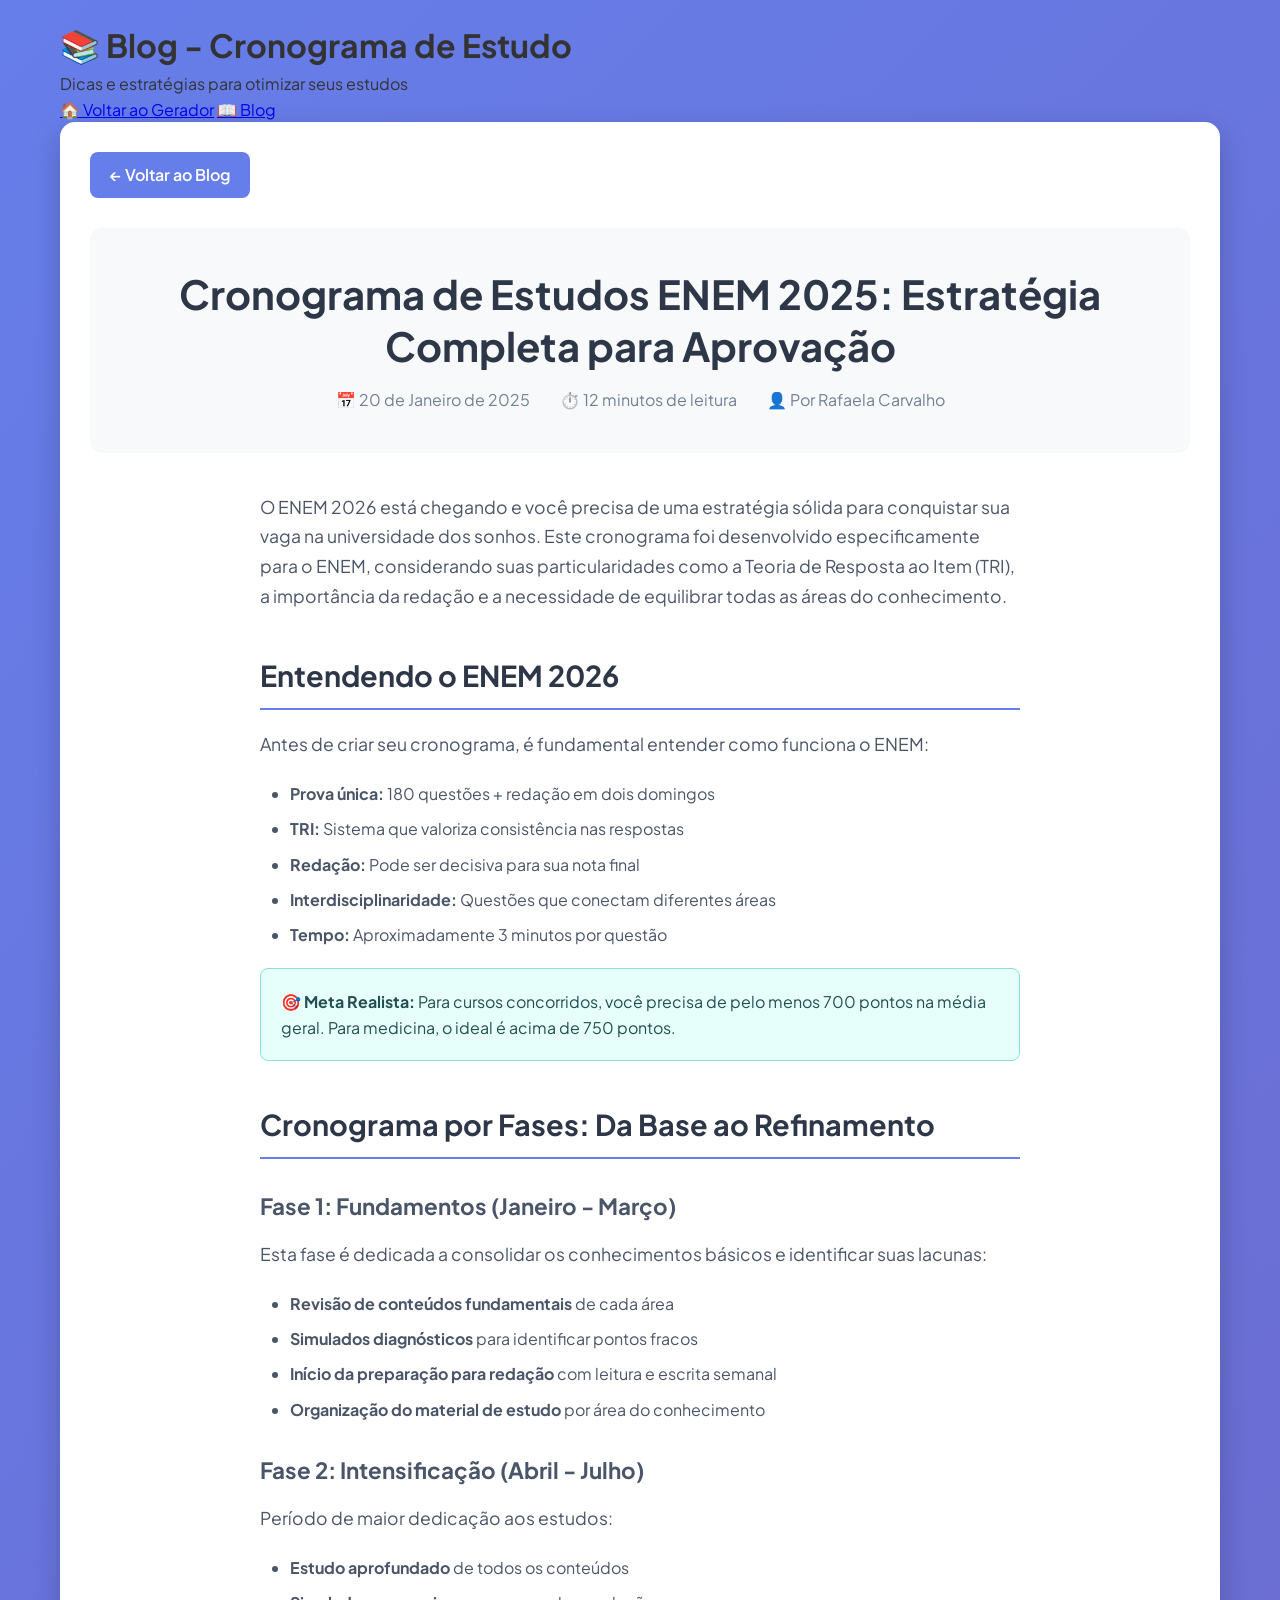
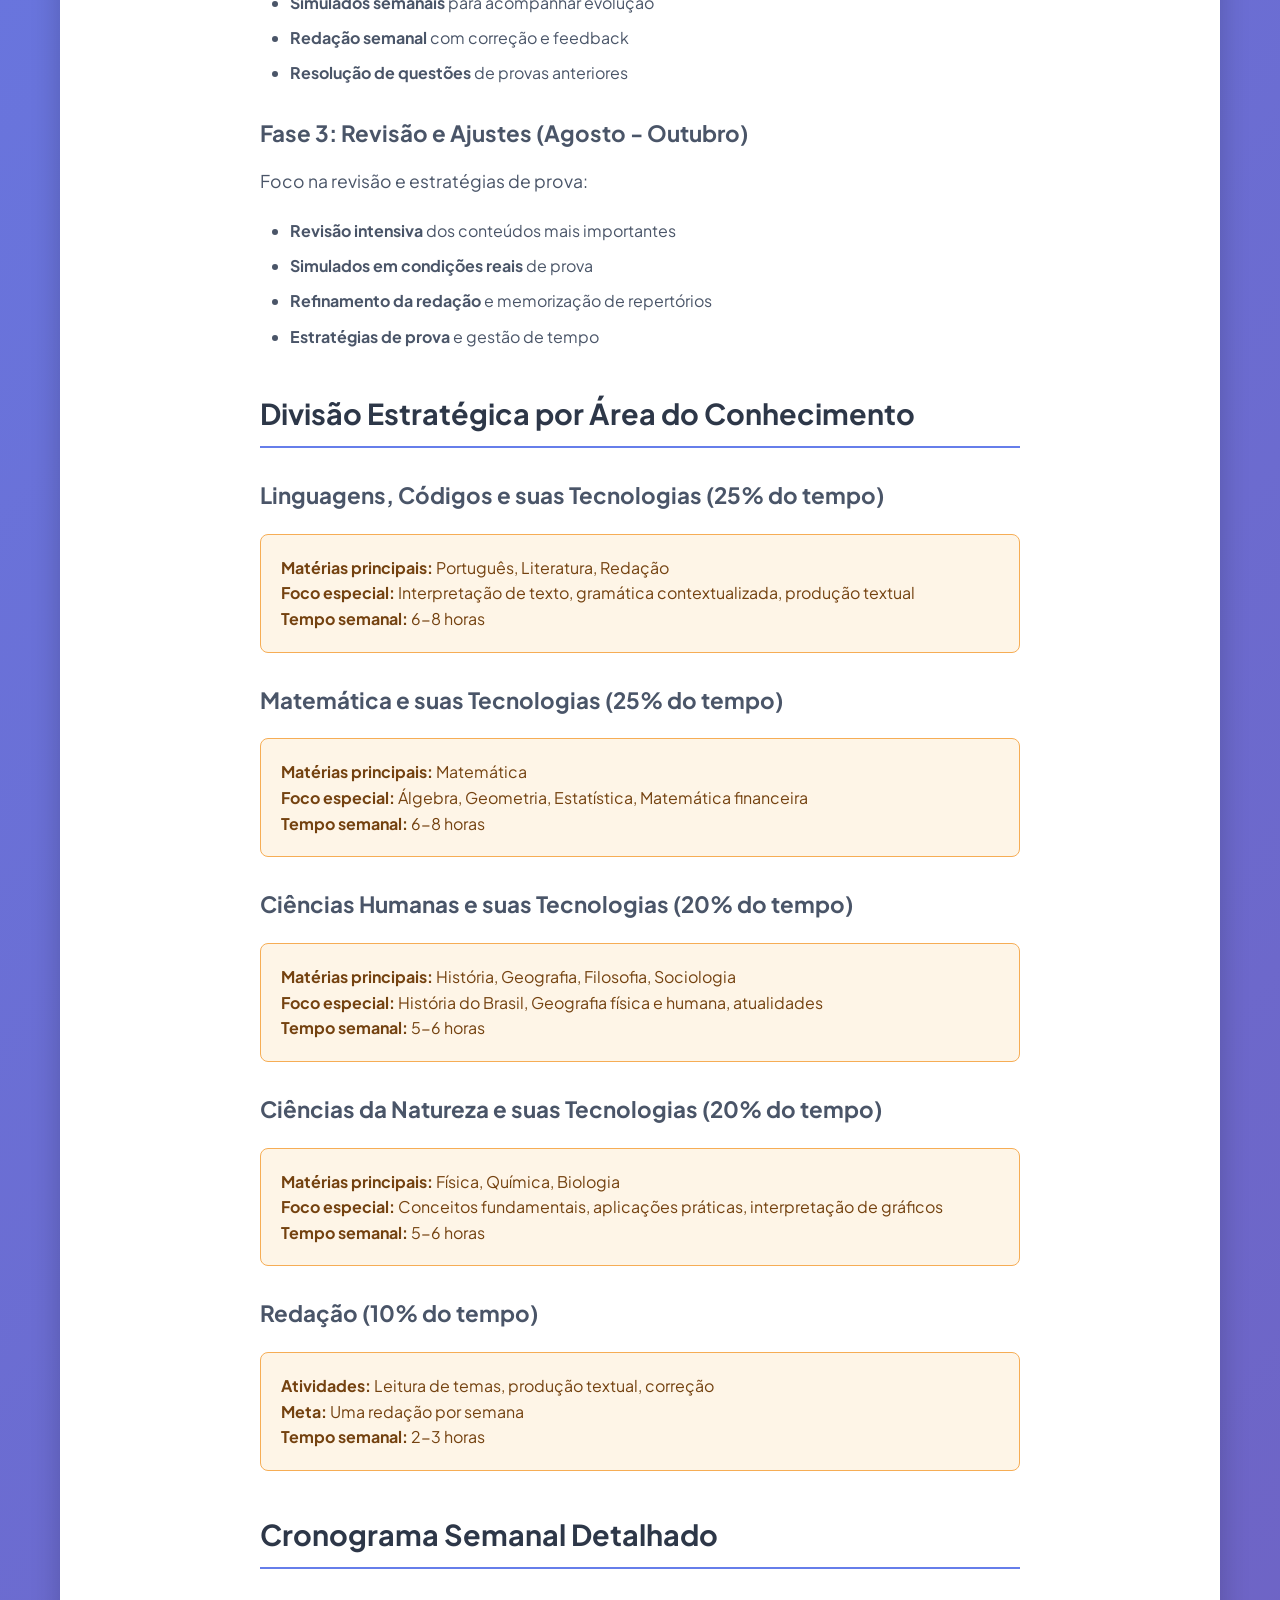
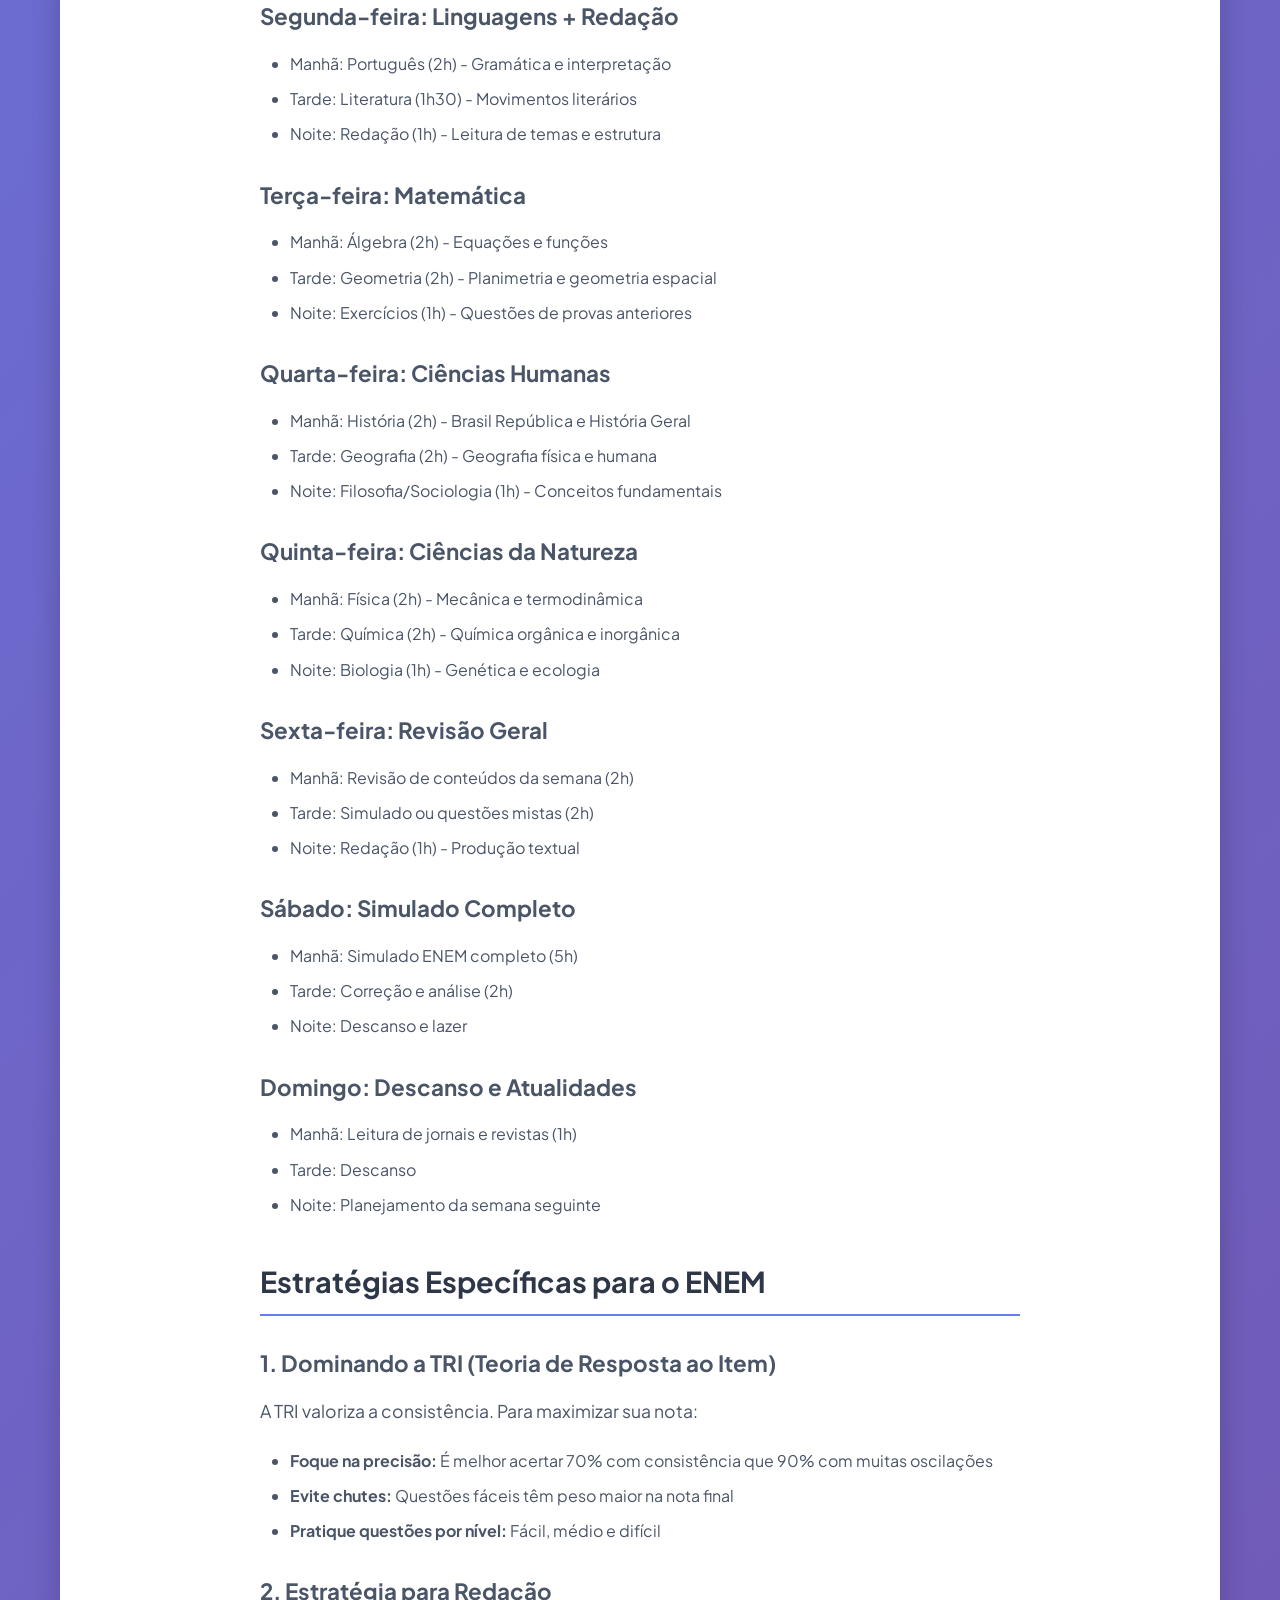
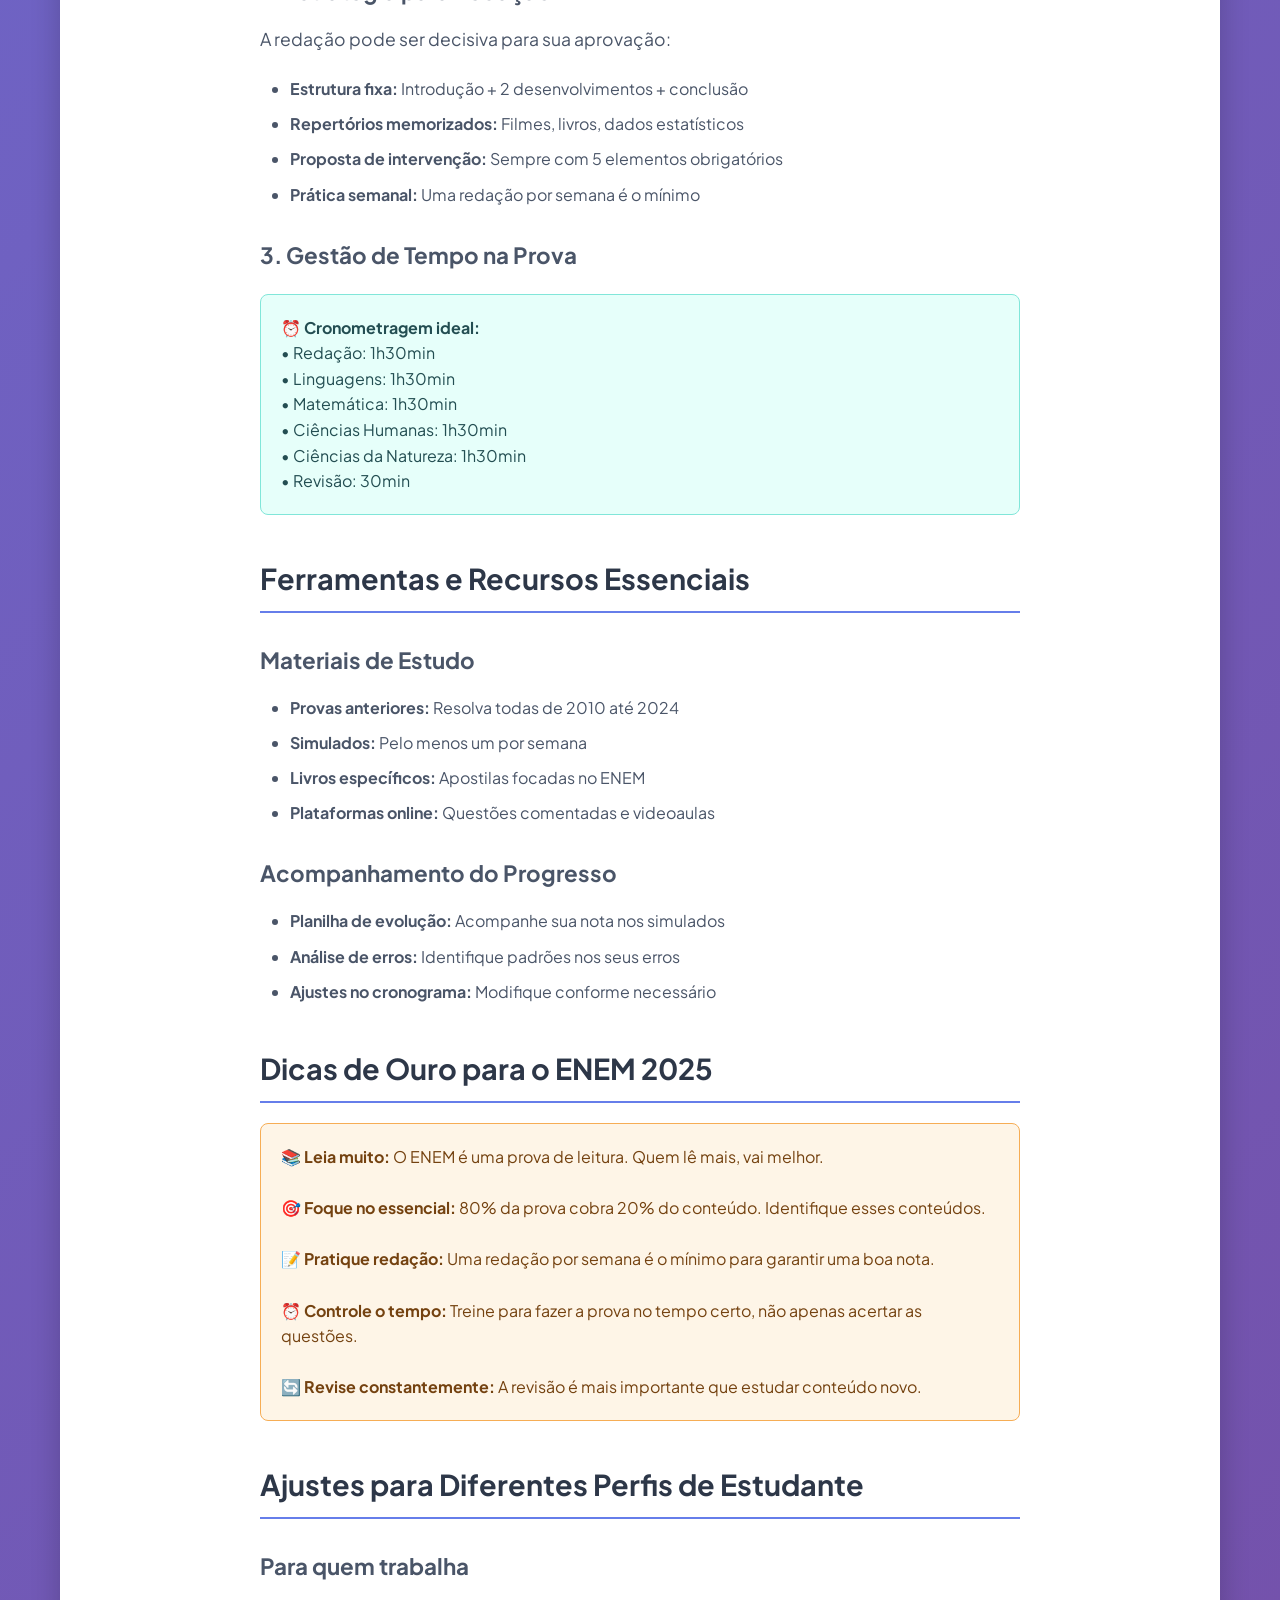
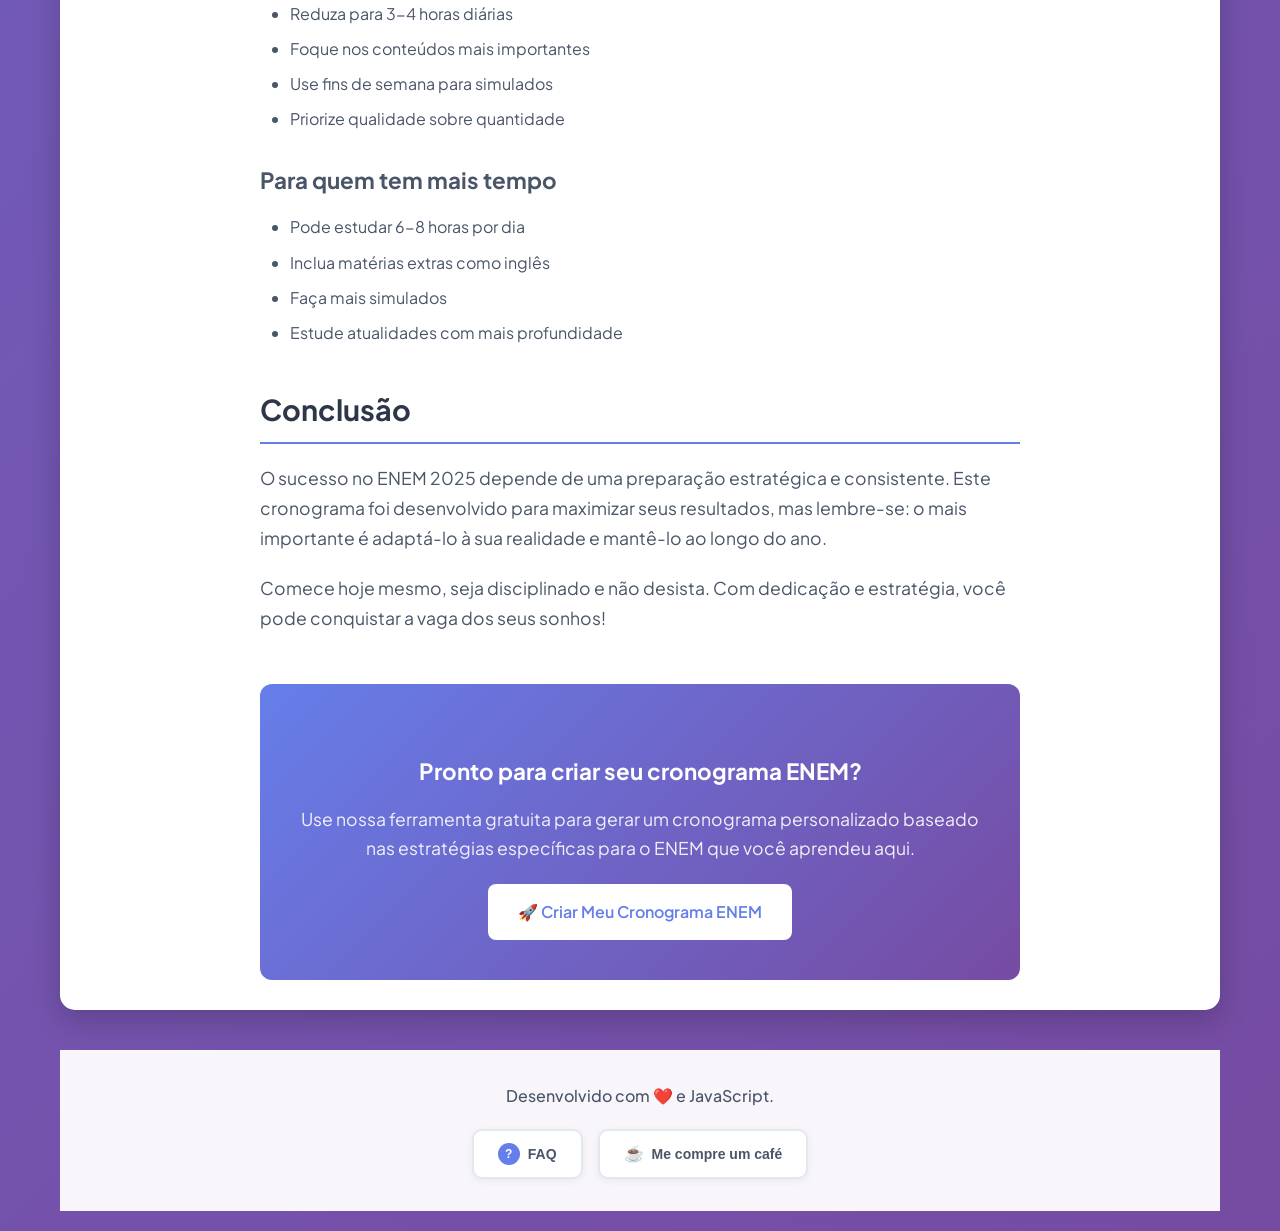
<file: blog/cronograma-estudos-enem-2025.html>
<!DOCTYPE html>
<html lang="pt-BR">
<head>
    <meta charset="UTF-8">
    <meta name="viewport" content="width=device-width, initial-scale=1.0">
    <title>Cronograma de Estudos ENEM 2026: Estratégia Completa para Aprovação - Blog Cronograma de Estudo</title>
    <meta name="description" content="Cronograma completo para ENEM 2025 com estratégias específicas, divisão de matérias, cronograma mensal e dicas de preparação para alcançar sua nota de corte.">
    <meta name="keywords" content="cronograma ENEM 2026, estudos ENEM, preparação ENEM, estratégia ENEM, redação ENEM, TRI ENEM">
    <link rel="stylesheet" href="../styles.css">
    <link rel="stylesheet" href="blog.css">
    
    <!-- Favicon -->
    <link rel="icon" type="image/svg+xml" href="../favicon.svg">
    <link rel="icon" type="image/svg+xml" href="../favicon-16x16.svg" sizes="16x16">
    <link rel="apple-touch-icon" href="../favicon.svg">
</head>
<body>
    <div class="container">
        <header>
            <h1>📚 Blog - Cronograma de Estudo</h1>
            <p>Dicas e estratégias para otimizar seus estudos</p>
            <nav class="blog-nav">
                <a href="../index.html" class="nav-link">🏠 Voltar ao Gerador</a>
                <a href="index.html" class="nav-link">📖 Blog</a>
            </nav>
        </header>

        <main>
            <div class="blog-content">
                <a href="index.html" class="back-to-blog">← Voltar ao Blog</a>
                
                <article>
                    <div class="article-header">
                        <h1 class="article-title">Cronograma de Estudos ENEM 2025: Estratégia Completa para Aprovação</h1>
                        <div class="article-meta-header">
                            <span>📅 20 de Janeiro de 2025</span>
                            <span>⏱️ 12 minutos de leitura</span>
                            <span>👤 Por Rafaela Carvalho</span>
                        </div>
                    </div>

                    <div class="article-content-page">
                        <p>O ENEM 2026 está chegando e você precisa de uma estratégia sólida para conquistar sua vaga na universidade dos sonhos. Este cronograma foi desenvolvido especificamente para o ENEM, considerando suas particularidades como a Teoria de Resposta ao Item (TRI), a importância da redação e a necessidade de equilibrar todas as áreas do conhecimento.</p>

                        <h2>Entendendo o ENEM 2026</h2>
                        
                        <p>Antes de criar seu cronograma, é fundamental entender como funciona o ENEM:</p>
                        
                        <ul>
                            <li><strong>Prova única:</strong> 180 questões + redação em dois domingos</li>
                            <li><strong>TRI:</strong> Sistema que valoriza consistência nas respostas</li>
                            <li><strong>Redação:</strong> Pode ser decisiva para sua nota final</li>
                            <li><strong>Interdisciplinaridade:</strong> Questões que conectam diferentes áreas</li>
                            <li><strong>Tempo:</strong> Aproximadamente 3 minutos por questão</li>
                        </ul>

                        <div class="highlight-box">
                            <strong>🎯 Meta Realista:</strong> Para cursos concorridos, você precisa de pelo menos 700 pontos na média geral. Para medicina, o ideal é acima de 750 pontos.
                        </div>

                        <h2>Cronograma por Fases: Da Base ao Refinamento</h2>
                        
                        <h3>Fase 1: Fundamentos (Janeiro - Março)</h3>
                        <p>Esta fase é dedicada a consolidar os conhecimentos básicos e identificar suas lacunas:</p>
                        
                        <ul>
                            <li><strong>Revisão de conteúdos fundamentais</strong> de cada área</li>
                            <li><strong>Simulados diagnósticos</strong> para identificar pontos fracos</li>
                            <li><strong>Início da preparação para redação</strong> com leitura e escrita semanal</li>
                            <li><strong>Organização do material de estudo</strong> por área do conhecimento</li>
                        </ul>

                        <h3>Fase 2: Intensificação (Abril - Julho)</h3>
                        <p>Período de maior dedicação aos estudos:</p>
                        
                        <ul>
                            <li><strong>Estudo aprofundado</strong> de todos os conteúdos</li>
                            <li><strong>Simulados semanais</strong> para acompanhar evolução</li>
                            <li><strong>Redação semanal</strong> com correção e feedback</li>
                            <li><strong>Resolução de questões</strong> de provas anteriores</li>
                        </ul>

                        <h3>Fase 3: Revisão e Ajustes (Agosto - Outubro)</h3>
                        <p>Foco na revisão e estratégias de prova:</p>
                        
                        <ul>
                            <li><strong>Revisão intensiva</strong> dos conteúdos mais importantes</li>
                            <li><strong>Simulados em condições reais</strong> de prova</li>
                            <li><strong>Refinamento da redação</strong> e memorização de repertórios</li>
                            <li><strong>Estratégias de prova</strong> e gestão de tempo</li>
                        </ul>

                        <h2>Divisão Estratégica por Área do Conhecimento</h2>
                        
                        <h3>Linguagens, Códigos e suas Tecnologias (25% do tempo)</h3>
                        <div class="tip-box">
                            <strong>Matérias principais:</strong> Português, Literatura, Redação<br>
                            <strong>Foco especial:</strong> Interpretação de texto, gramática contextualizada, produção textual<br>
                            <strong>Tempo semanal:</strong> 6-8 horas
                        </div>

                        <h3>Matemática e suas Tecnologias (25% do tempo)</h3>
                        <div class="tip-box">
                            <strong>Matérias principais:</strong> Matemática<br>
                            <strong>Foco especial:</strong> Álgebra, Geometria, Estatística, Matemática financeira<br>
                            <strong>Tempo semanal:</strong> 6-8 horas
                        </div>

                        <h3>Ciências Humanas e suas Tecnologias (20% do tempo)</h3>
                        <div class="tip-box">
                            <strong>Matérias principais:</strong> História, Geografia, Filosofia, Sociologia<br>
                            <strong>Foco especial:</strong> História do Brasil, Geografia física e humana, atualidades<br>
                            <strong>Tempo semanal:</strong> 5-6 horas
                        </div>

                        <h3>Ciências da Natureza e suas Tecnologias (20% do tempo)</h3>
                        <div class="tip-box">
                            <strong>Matérias principais:</strong> Física, Química, Biologia<br>
                            <strong>Foco especial:</strong> Conceitos fundamentais, aplicações práticas, interpretação de gráficos<br>
                            <strong>Tempo semanal:</strong> 5-6 horas
                        </div>

                        <h3>Redação (10% do tempo)</h3>
                        <div class="tip-box">
                            <strong>Atividades:</strong> Leitura de temas, produção textual, correção<br>
                            <strong>Meta:</strong> Uma redação por semana<br>
                            <strong>Tempo semanal:</strong> 2-3 horas
                        </div>

                        <h2>Cronograma Semanal Detalhado</h2>
                        
                        <h3>Segunda-feira: Linguagens + Redação</h3>
                        <ul>
                            <li>Manhã: Português (2h) - Gramática e interpretação</li>
                            <li>Tarde: Literatura (1h30) - Movimentos literários</li>
                            <li>Noite: Redação (1h) - Leitura de temas e estrutura</li>
                        </ul>

                        <h3>Terça-feira: Matemática</h3>
                        <ul>
                            <li>Manhã: Álgebra (2h) - Equações e funções</li>
                            <li>Tarde: Geometria (2h) - Planimetria e geometria espacial</li>
                            <li>Noite: Exercícios (1h) - Questões de provas anteriores</li>
                        </ul>

                        <h3>Quarta-feira: Ciências Humanas</h3>
                        <ul>
                            <li>Manhã: História (2h) - Brasil República e História Geral</li>
                            <li>Tarde: Geografia (2h) - Geografia física e humana</li>
                            <li>Noite: Filosofia/Sociologia (1h) - Conceitos fundamentais</li>
                        </ul>

                        <h3>Quinta-feira: Ciências da Natureza</h3>
                        <ul>
                            <li>Manhã: Física (2h) - Mecânica e termodinâmica</li>
                            <li>Tarde: Química (2h) - Química orgânica e inorgânica</li>
                            <li>Noite: Biologia (1h) - Genética e ecologia</li>
                        </ul>

                        <h3>Sexta-feira: Revisão Geral</h3>
                        <ul>
                            <li>Manhã: Revisão de conteúdos da semana (2h)</li>
                            <li>Tarde: Simulado ou questões mistas (2h)</li>
                            <li>Noite: Redação (1h) - Produção textual</li>
                        </ul>

                        <h3>Sábado: Simulado Completo</h3>
                        <ul>
                            <li>Manhã: Simulado ENEM completo (5h)</li>
                            <li>Tarde: Correção e análise (2h)</li>
                            <li>Noite: Descanso e lazer</li>
                        </ul>

                        <h3>Domingo: Descanso e Atualidades</h3>
                        <ul>
                            <li>Manhã: Leitura de jornais e revistas (1h)</li>
                            <li>Tarde: Descanso</li>
                            <li>Noite: Planejamento da semana seguinte</li>
                        </ul>

                        <h2>Estratégias Específicas para o ENEM</h2>
                        
                        <h3>1. Dominando a TRI (Teoria de Resposta ao Item)</h3>
                        <p>A TRI valoriza a consistência. Para maximizar sua nota:</p>
                        
                        <ul>
                            <li><strong>Foque na precisão:</strong> É melhor acertar 70% com consistência que 90% com muitas oscilações</li>
                            <li><strong>Evite chutes:</strong> Questões fáceis têm peso maior na nota final</li>
                            <li><strong>Pratique questões por nível:</strong> Fácil, médio e difícil</li>
                        </ul>

                        <h3>2. Estratégia para Redação</h3>
                        <p>A redação pode ser decisiva para sua aprovação:</p>
                        
                        <ul>
                            <li><strong>Estrutura fixa:</strong> Introdução + 2 desenvolvimentos + conclusão</li>
                            <li><strong>Repertórios memorizados:</strong> Filmes, livros, dados estatísticos</li>
                            <li><strong>Proposta de intervenção:</strong> Sempre com 5 elementos obrigatórios</li>
                            <li><strong>Prática semanal:</strong> Uma redação por semana é o mínimo</li>
                        </ul>

                        <h3>3. Gestão de Tempo na Prova</h3>
                        <div class="highlight-box">
                            <strong>⏰ Cronometragem ideal:</strong><br>
                            • Redação: 1h30min<br>
                            • Linguagens: 1h30min<br>
                            • Matemática: 1h30min<br>
                            • Ciências Humanas: 1h30min<br>
                            • Ciências da Natureza: 1h30min<br>
                            • Revisão: 30min
                        </div>

                        <h2>Ferramentas e Recursos Essenciais</h2>
                        
                        <h3>Materiais de Estudo</h3>
                        <ul>
                            <li><strong>Provas anteriores:</strong> Resolva todas de 2010 até 2024</li>
                            <li><strong>Simulados:</strong> Pelo menos um por semana</li>
                            <li><strong>Livros específicos:</strong> Apostilas focadas no ENEM</li>
                            <li><strong>Plataformas online:</strong> Questões comentadas e videoaulas</li>
                        </ul>

                        <h3>Acompanhamento do Progresso</h3>
                        <ul>
                            <li><strong>Planilha de evolução:</strong> Acompanhe sua nota nos simulados</li>
                            <li><strong>Análise de erros:</strong> Identifique padrões nos seus erros</li>
                            <li><strong>Ajustes no cronograma:</strong> Modifique conforme necessário</li>
                        </ul>

                        <h2>Dicas de Ouro para o ENEM 2025</h2>
                        
                        <div class="tip-box">
                            <strong>📚 Leia muito:</strong> O ENEM é uma prova de leitura. Quem lê mais, vai melhor.<br><br>
                            <strong>🎯 Foque no essencial:</strong> 80% da prova cobra 20% do conteúdo. Identifique esses conteúdos.<br><br>
                            <strong>📝 Pratique redação:</strong> Uma redação por semana é o mínimo para garantir uma boa nota.<br><br>
                            <strong>⏰ Controle o tempo:</strong> Treine para fazer a prova no tempo certo, não apenas acertar as questões.<br><br>
                            <strong>🔄 Revise constantemente:</strong> A revisão é mais importante que estudar conteúdo novo.
                        </div>

                        <h2>Ajustes para Diferentes Perfis de Estudante</h2>
                        
                        <h3>Para quem trabalha</h3>
                        <ul>
                            <li>Reduza para 3-4 horas diárias</li>
                            <li>Foque nos conteúdos mais importantes</li>
                            <li>Use fins de semana para simulados</li>
                            <li>Priorize qualidade sobre quantidade</li>
                        </ul>

                        <h3>Para quem tem mais tempo</h3>
                        <ul>
                            <li>Pode estudar 6-8 horas por dia</li>
                            <li>Inclua matérias extras como inglês</li>
                            <li>Faça mais simulados</li>
                            <li>Estude atualidades com mais profundidade</li>
                        </ul>

                        <h2>Conclusão</h2>
                        
                        <p>O sucesso no ENEM 2025 depende de uma preparação estratégica e consistente. Este cronograma foi desenvolvido para maximizar seus resultados, mas lembre-se: o mais importante é adaptá-lo à sua realidade e mantê-lo ao longo do ano.</p>

                        <p>Comece hoje mesmo, seja disciplinado e não desista. Com dedicação e estratégia, você pode conquistar a vaga dos seus sonhos!</p>

                        <div class="blog-cta">
                            <h3>Pronto para criar seu cronograma ENEM?</h3>
                            <p>Use nossa ferramenta gratuita para gerar um cronograma personalizado baseado nas estratégias específicas para o ENEM que você aprendeu aqui.</p>
                            <a href="../index.html" class="cta-button">🚀 Criar Meu Cronograma ENEM</a>
                        </div>
                    </div>
                </article>
            </div>
        </main>

        <footer class="site-footer">
            <div class="footer-content">
                <p class="footer-text">Desenvolvido com ❤️ e JavaScript.</p>
                <div class="footer-buttons">
                    <button class="footer-btn faq-btn" onclick="showFAQ()">FAQ</button>
                    <button class="footer-btn coffee-btn" onclick="buyCoffee()">Me compre um café</button>
                </div>
            </div>
        </footer>
    </div>

    <script src="../script.js"></script>
</body>
</html>
</file>
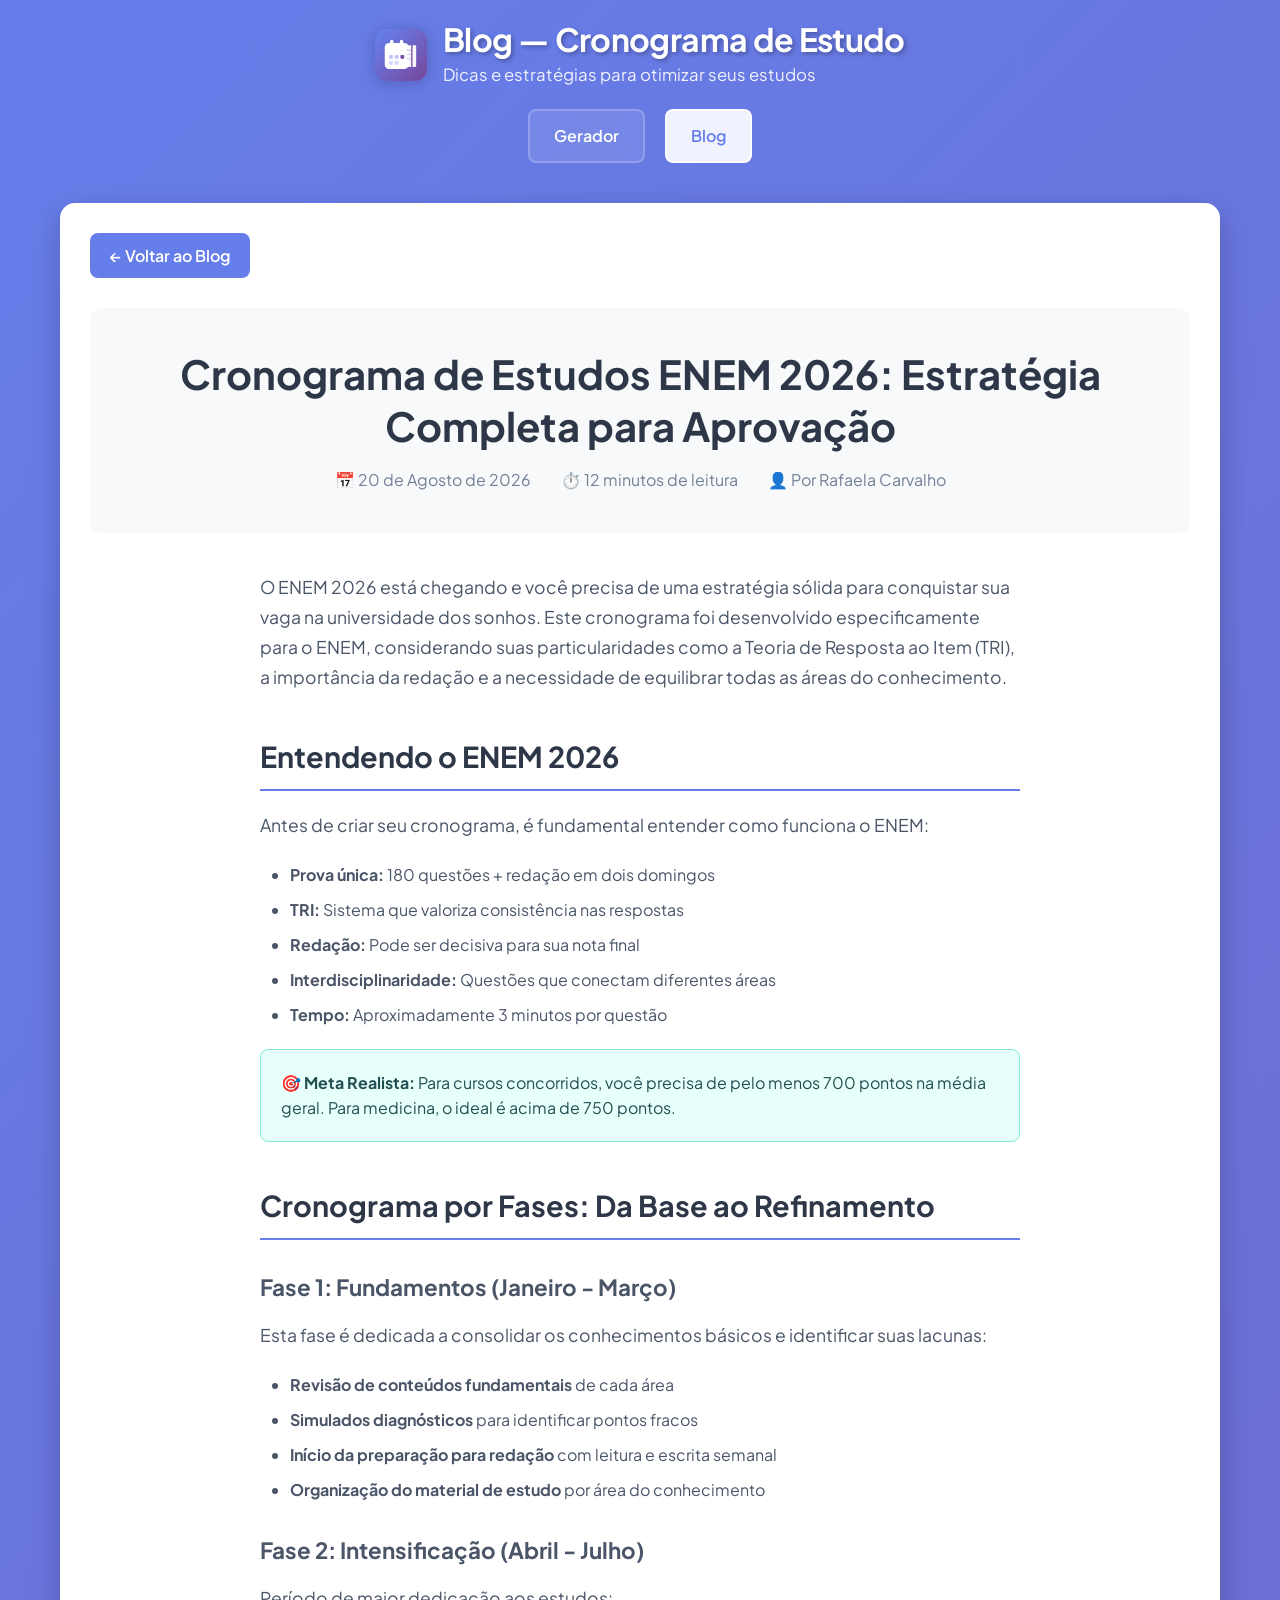
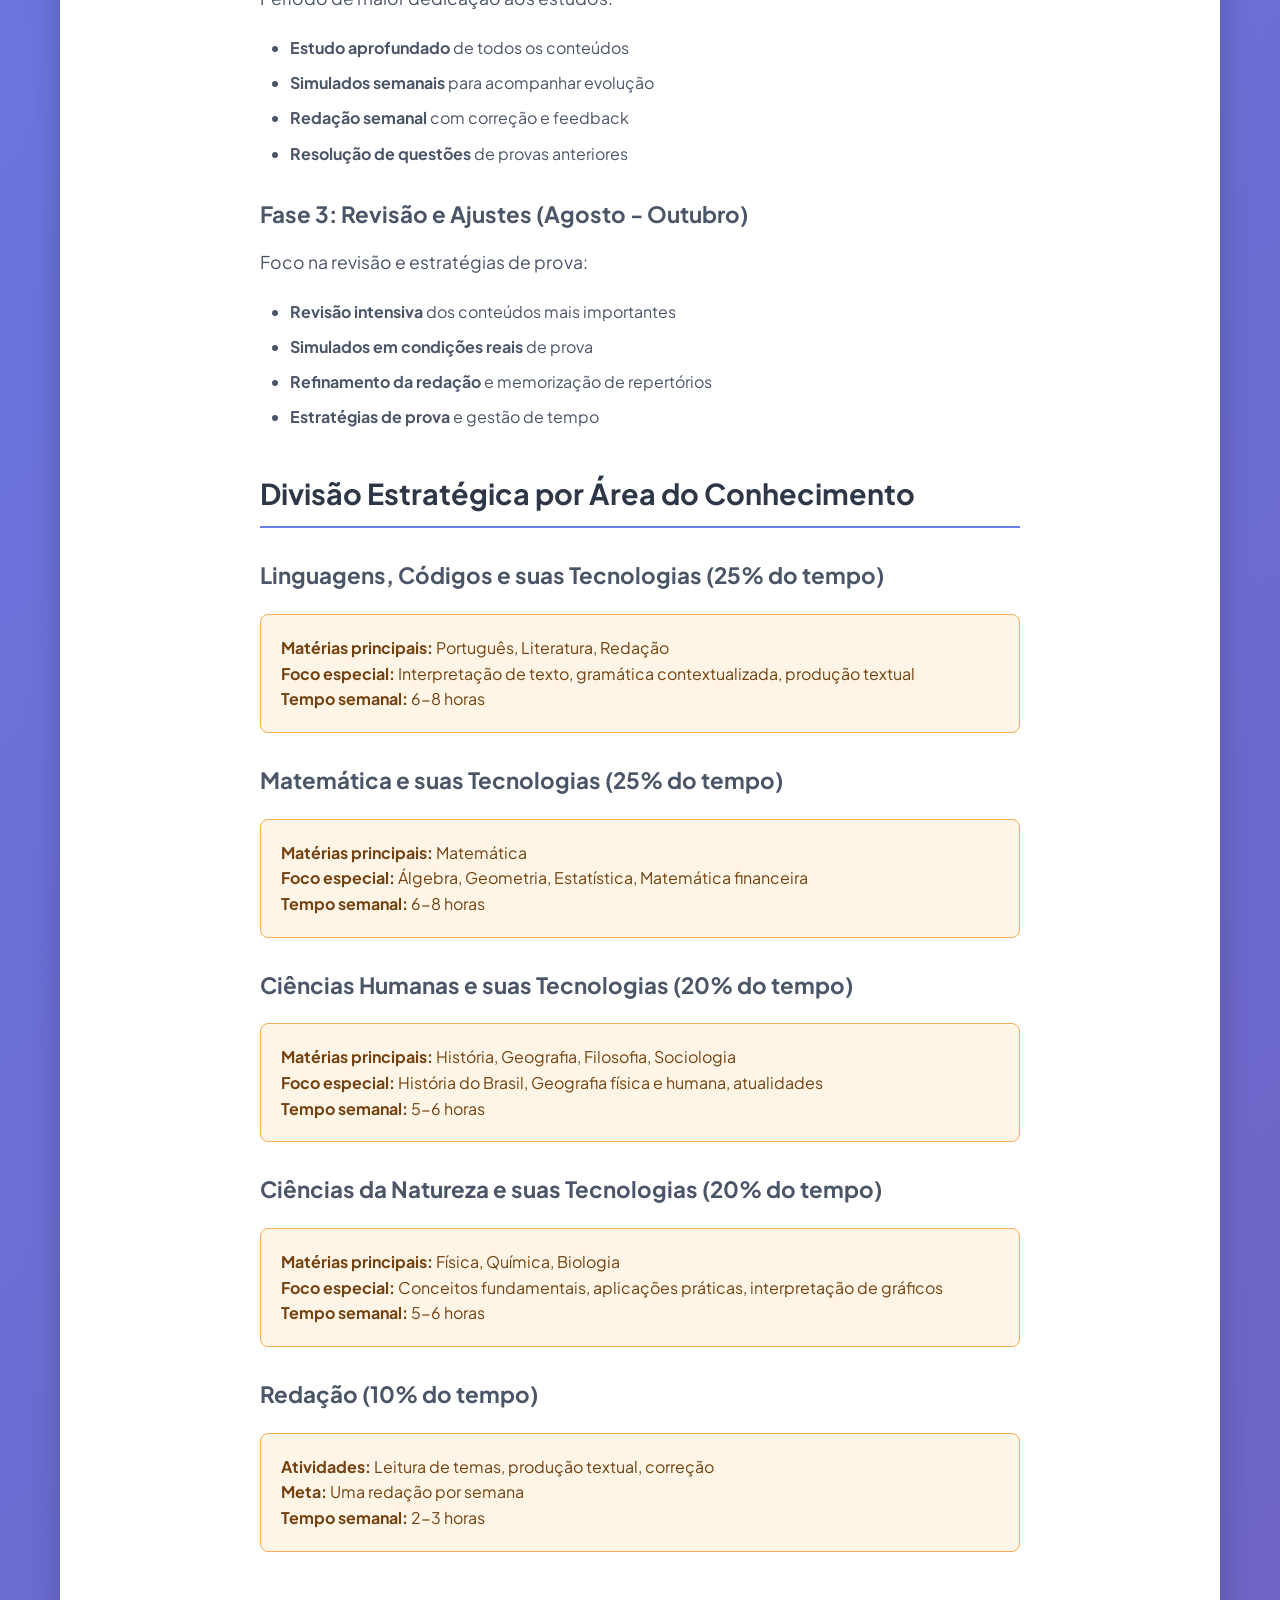
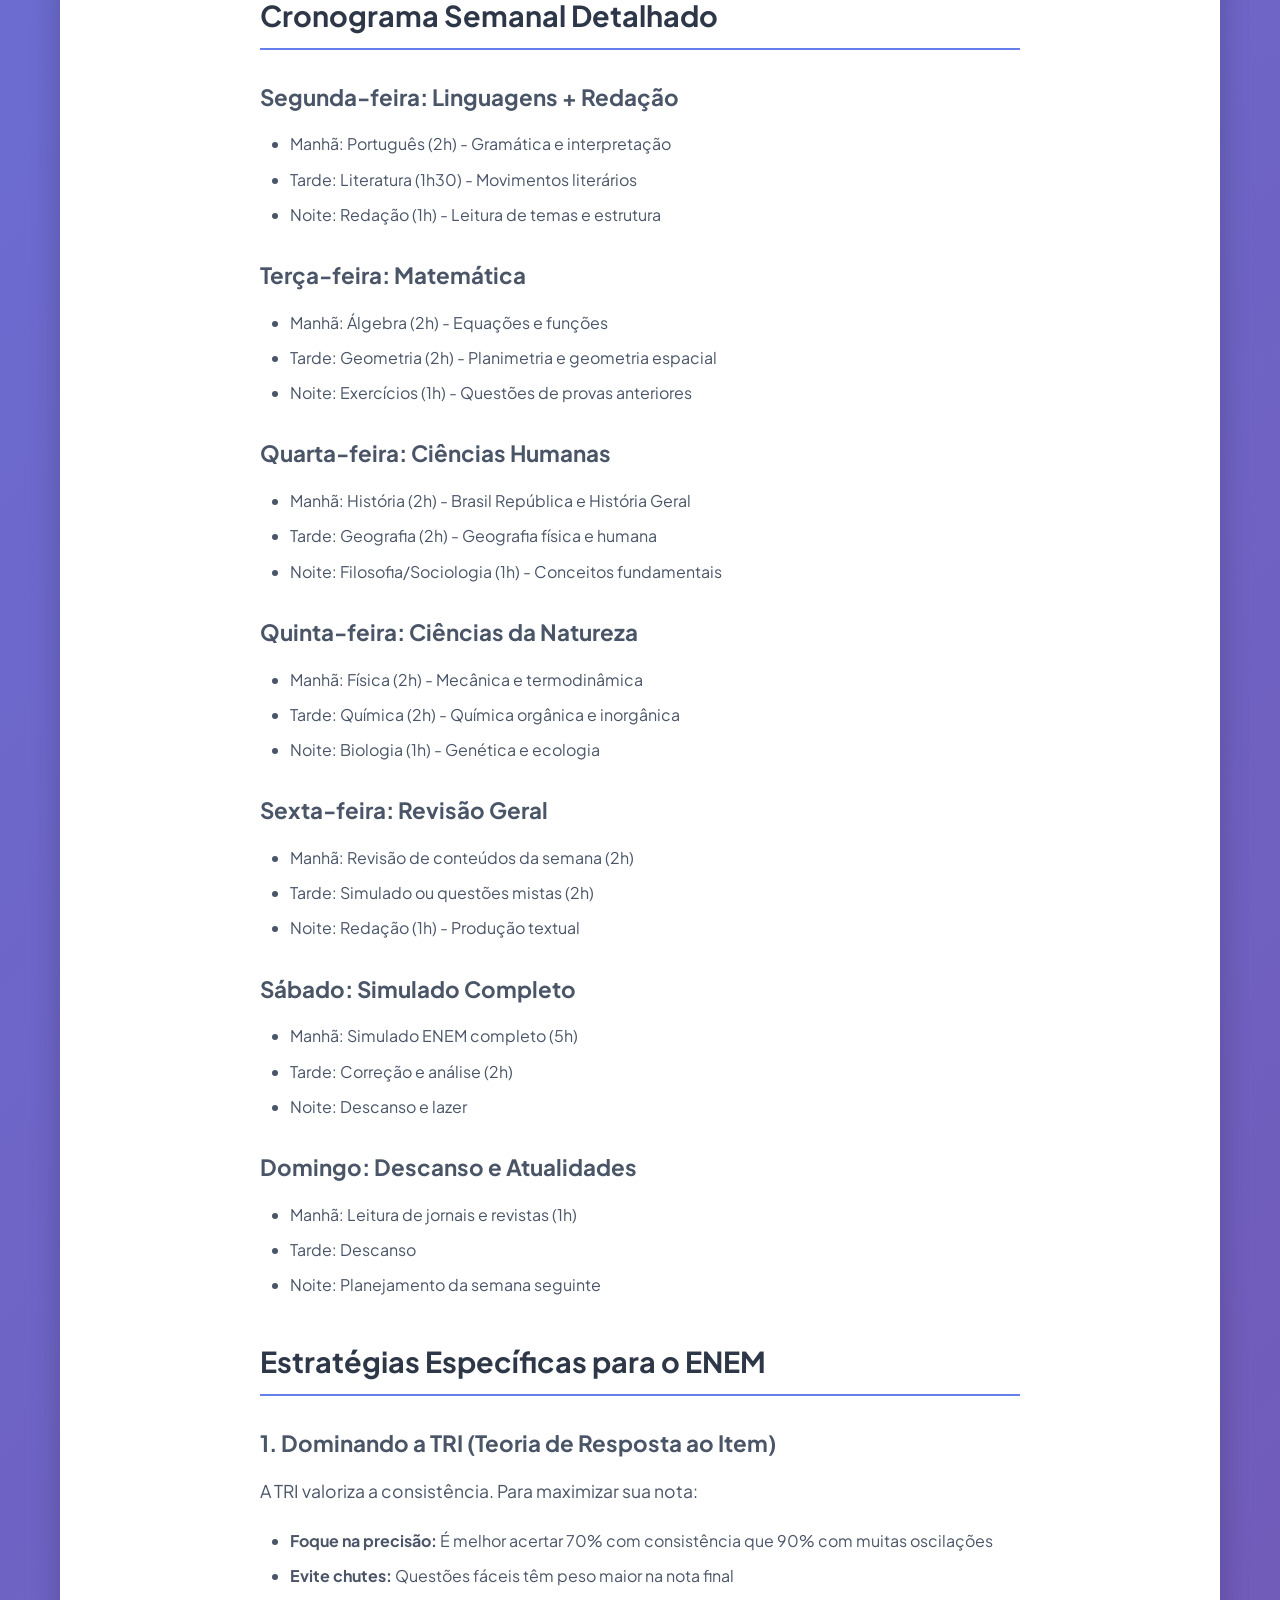
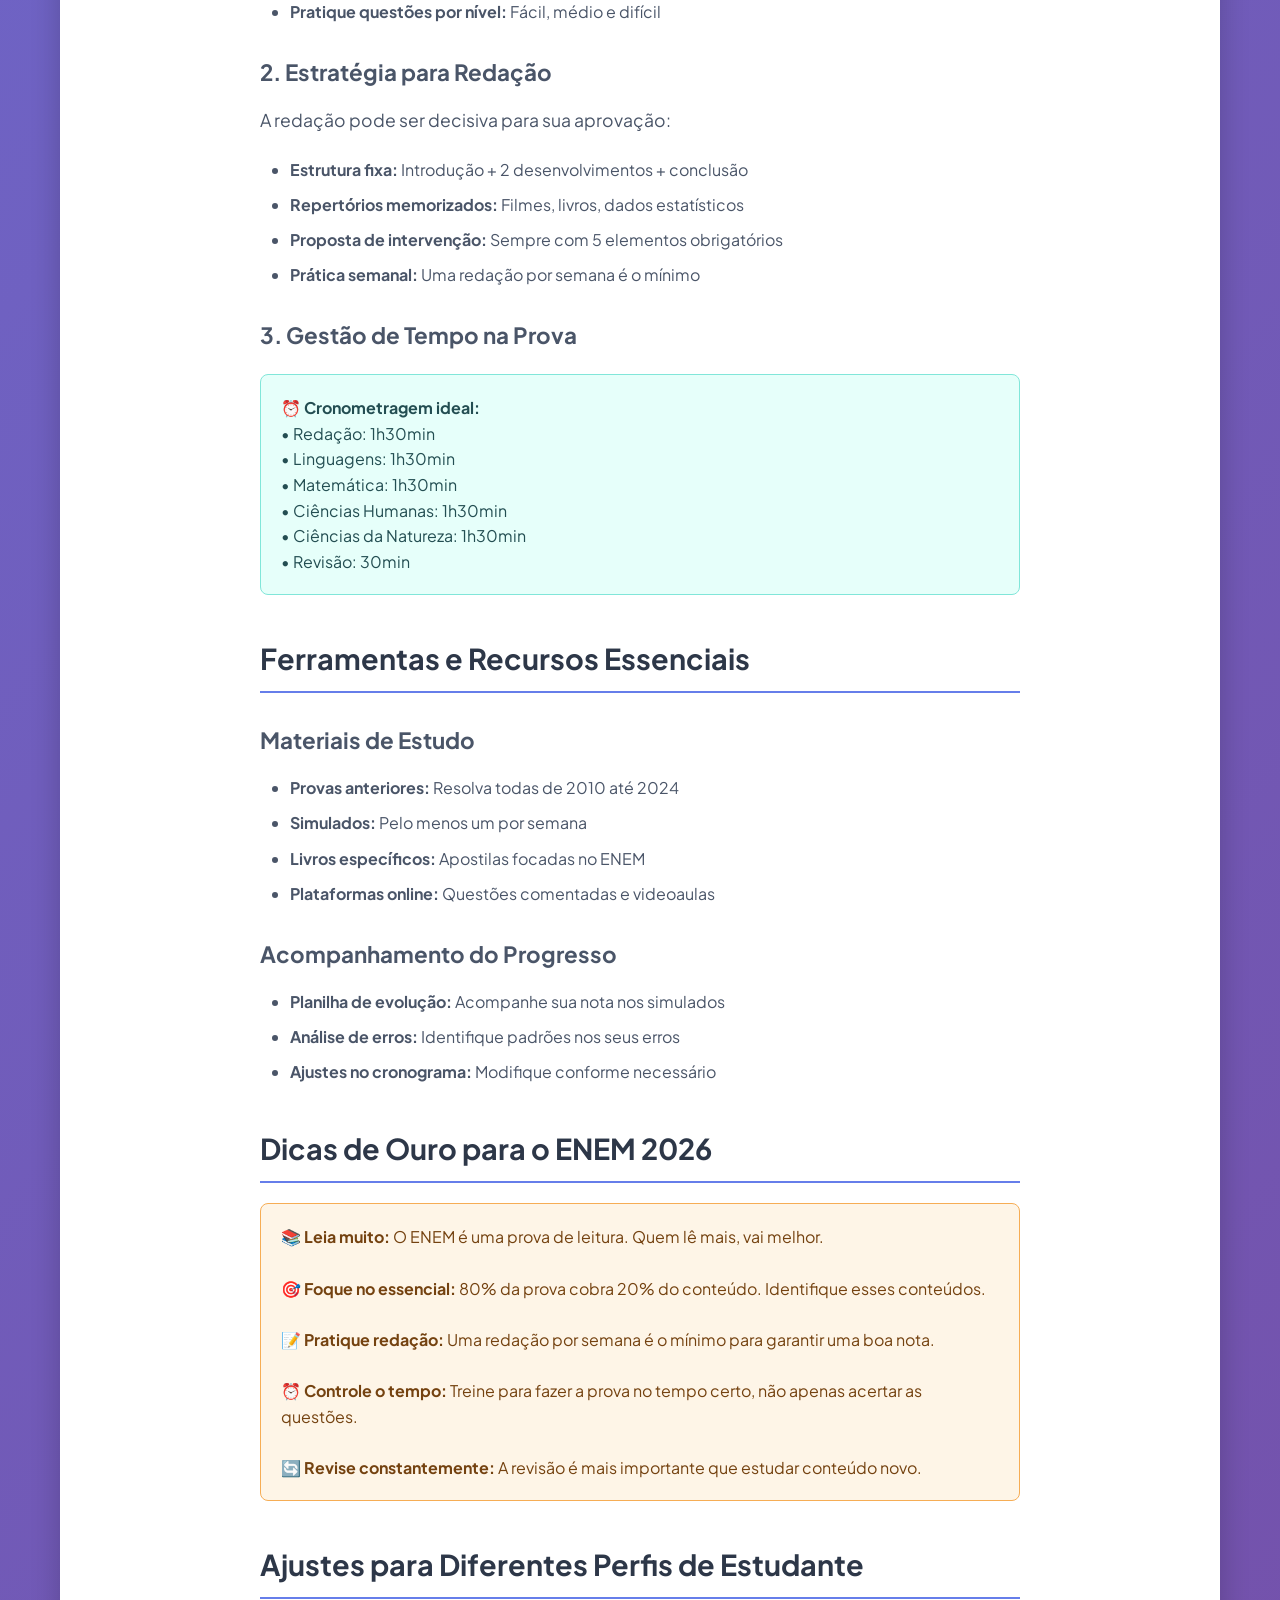
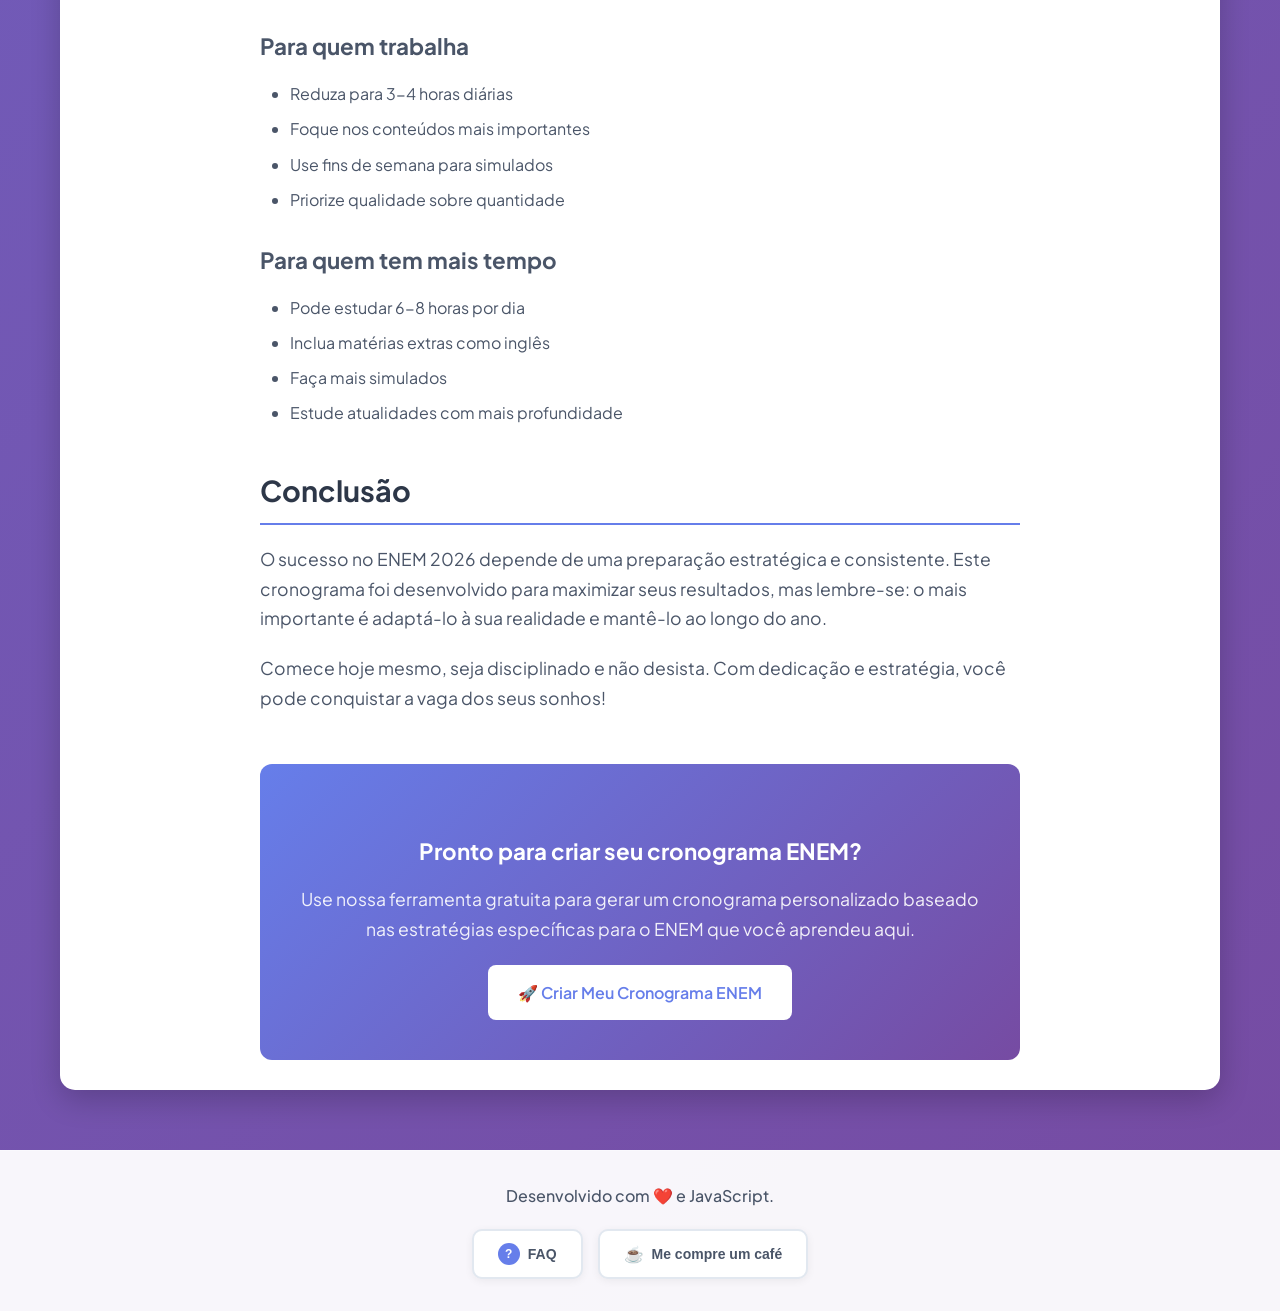
<file: blog/cronograma-estudos-enem-2026.html>
<!DOCTYPE html>
<html lang="pt-BR">
<head>
    <meta charset="UTF-8">
    <meta name="viewport" content="width=device-width, initial-scale=1.0">
    <title>Cronograma de Estudos ENEM 2026: Estratégia Completa para Aprovação - Blog Cronograma de Estudo</title>
    <meta name="description" content="Cronograma completo para ENEM 2026 com estratégias específicas, divisão de matérias, cronograma mensal e dicas de preparação para alcançar sua nota de corte.">
    <meta name="keywords" content="cronograma ENEM 2026, estudos ENEM, preparação ENEM, estratégia ENEM, redação ENEM, TRI ENEM">
    <link rel="stylesheet" href="../styles.css">
    <link rel="stylesheet" href="blog.css">
    
    <!-- Favicon -->
    <link rel="icon" type="image/svg+xml" href="../favicon.svg">
    <link rel="icon" type="image/svg+xml" href="../favicon-16x16.svg" sizes="16x16">
    <link rel="apple-touch-icon" href="../favicon.svg">
</head>
<body>
    <div class="container">
        <header class="site-header">
            <div class="brand">
                <img src="../logo.svg" alt="" class="brand-logo" width="52" height="52" aria-hidden="true">
                <div class="brand-text">
                    <h1>Blog — Cronograma de Estudo</h1>
                    <p class="header-subtitle">Dicas e estratégias para otimizar seus estudos</p>
                </div>
            </div>
            <nav class="site-nav">
                <a href="../index.html" class="nav-link">Gerador</a>
                <a href="index.html" class="nav-link active">Blog</a>
            </nav>
        </header>

        <main>
            <div class="blog-content">
                <a href="index.html" class="back-to-blog">← Voltar ao Blog</a>
                
                <article>
                    <div class="article-header">
                        <h1 class="article-title">Cronograma de Estudos ENEM 2026: Estratégia Completa para Aprovação</h1>
                        <div class="article-meta-header">
                            <span>📅 20 de Agosto de 2026</span>
                            <span>⏱️ 12 minutos de leitura</span>
                            <span>👤 Por Rafaela Carvalho</span>
                        </div>
                    </div>

                    <div class="article-content-page">
                        <p>O ENEM 2026 está chegando e você precisa de uma estratégia sólida para conquistar sua vaga na universidade dos sonhos. Este cronograma foi desenvolvido especificamente para o ENEM, considerando suas particularidades como a Teoria de Resposta ao Item (TRI), a importância da redação e a necessidade de equilibrar todas as áreas do conhecimento.</p>

                        <h2>Entendendo o ENEM 2026</h2>
                        
                        <p>Antes de criar seu cronograma, é fundamental entender como funciona o ENEM:</p>
                        
                        <ul>
                            <li><strong>Prova única:</strong> 180 questões + redação em dois domingos</li>
                            <li><strong>TRI:</strong> Sistema que valoriza consistência nas respostas</li>
                            <li><strong>Redação:</strong> Pode ser decisiva para sua nota final</li>
                            <li><strong>Interdisciplinaridade:</strong> Questões que conectam diferentes áreas</li>
                            <li><strong>Tempo:</strong> Aproximadamente 3 minutos por questão</li>
                        </ul>

                        <div class="highlight-box">
                            <strong>🎯 Meta Realista:</strong> Para cursos concorridos, você precisa de pelo menos 700 pontos na média geral. Para medicina, o ideal é acima de 750 pontos.
                        </div>

                        <h2>Cronograma por Fases: Da Base ao Refinamento</h2>
                        
                        <h3>Fase 1: Fundamentos (Janeiro - Março)</h3>
                        <p>Esta fase é dedicada a consolidar os conhecimentos básicos e identificar suas lacunas:</p>
                        
                        <ul>
                            <li><strong>Revisão de conteúdos fundamentais</strong> de cada área</li>
                            <li><strong>Simulados diagnósticos</strong> para identificar pontos fracos</li>
                            <li><strong>Início da preparação para redação</strong> com leitura e escrita semanal</li>
                            <li><strong>Organização do material de estudo</strong> por área do conhecimento</li>
                        </ul>

                        <h3>Fase 2: Intensificação (Abril - Julho)</h3>
                        <p>Período de maior dedicação aos estudos:</p>
                        
                        <ul>
                            <li><strong>Estudo aprofundado</strong> de todos os conteúdos</li>
                            <li><strong>Simulados semanais</strong> para acompanhar evolução</li>
                            <li><strong>Redação semanal</strong> com correção e feedback</li>
                            <li><strong>Resolução de questões</strong> de provas anteriores</li>
                        </ul>

                        <h3>Fase 3: Revisão e Ajustes (Agosto - Outubro)</h3>
                        <p>Foco na revisão e estratégias de prova:</p>
                        
                        <ul>
                            <li><strong>Revisão intensiva</strong> dos conteúdos mais importantes</li>
                            <li><strong>Simulados em condições reais</strong> de prova</li>
                            <li><strong>Refinamento da redação</strong> e memorização de repertórios</li>
                            <li><strong>Estratégias de prova</strong> e gestão de tempo</li>
                        </ul>

                        <h2>Divisão Estratégica por Área do Conhecimento</h2>
                        
                        <h3>Linguagens, Códigos e suas Tecnologias (25% do tempo)</h3>
                        <div class="tip-box">
                            <strong>Matérias principais:</strong> Português, Literatura, Redação<br>
                            <strong>Foco especial:</strong> Interpretação de texto, gramática contextualizada, produção textual<br>
                            <strong>Tempo semanal:</strong> 6-8 horas
                        </div>

                        <h3>Matemática e suas Tecnologias (25% do tempo)</h3>
                        <div class="tip-box">
                            <strong>Matérias principais:</strong> Matemática<br>
                            <strong>Foco especial:</strong> Álgebra, Geometria, Estatística, Matemática financeira<br>
                            <strong>Tempo semanal:</strong> 6-8 horas
                        </div>

                        <h3>Ciências Humanas e suas Tecnologias (20% do tempo)</h3>
                        <div class="tip-box">
                            <strong>Matérias principais:</strong> História, Geografia, Filosofia, Sociologia<br>
                            <strong>Foco especial:</strong> História do Brasil, Geografia física e humana, atualidades<br>
                            <strong>Tempo semanal:</strong> 5-6 horas
                        </div>

                        <h3>Ciências da Natureza e suas Tecnologias (20% do tempo)</h3>
                        <div class="tip-box">
                            <strong>Matérias principais:</strong> Física, Química, Biologia<br>
                            <strong>Foco especial:</strong> Conceitos fundamentais, aplicações práticas, interpretação de gráficos<br>
                            <strong>Tempo semanal:</strong> 5-6 horas
                        </div>

                        <h3>Redação (10% do tempo)</h3>
                        <div class="tip-box">
                            <strong>Atividades:</strong> Leitura de temas, produção textual, correção<br>
                            <strong>Meta:</strong> Uma redação por semana<br>
                            <strong>Tempo semanal:</strong> 2-3 horas
                        </div>

                        <h2>Cronograma Semanal Detalhado</h2>
                        
                        <h3>Segunda-feira: Linguagens + Redação</h3>
                        <ul>
                            <li>Manhã: Português (2h) - Gramática e interpretação</li>
                            <li>Tarde: Literatura (1h30) - Movimentos literários</li>
                            <li>Noite: Redação (1h) - Leitura de temas e estrutura</li>
                        </ul>

                        <h3>Terça-feira: Matemática</h3>
                        <ul>
                            <li>Manhã: Álgebra (2h) - Equações e funções</li>
                            <li>Tarde: Geometria (2h) - Planimetria e geometria espacial</li>
                            <li>Noite: Exercícios (1h) - Questões de provas anteriores</li>
                        </ul>

                        <h3>Quarta-feira: Ciências Humanas</h3>
                        <ul>
                            <li>Manhã: História (2h) - Brasil República e História Geral</li>
                            <li>Tarde: Geografia (2h) - Geografia física e humana</li>
                            <li>Noite: Filosofia/Sociologia (1h) - Conceitos fundamentais</li>
                        </ul>

                        <h3>Quinta-feira: Ciências da Natureza</h3>
                        <ul>
                            <li>Manhã: Física (2h) - Mecânica e termodinâmica</li>
                            <li>Tarde: Química (2h) - Química orgânica e inorgânica</li>
                            <li>Noite: Biologia (1h) - Genética e ecologia</li>
                        </ul>

                        <h3>Sexta-feira: Revisão Geral</h3>
                        <ul>
                            <li>Manhã: Revisão de conteúdos da semana (2h)</li>
                            <li>Tarde: Simulado ou questões mistas (2h)</li>
                            <li>Noite: Redação (1h) - Produção textual</li>
                        </ul>

                        <h3>Sábado: Simulado Completo</h3>
                        <ul>
                            <li>Manhã: Simulado ENEM completo (5h)</li>
                            <li>Tarde: Correção e análise (2h)</li>
                            <li>Noite: Descanso e lazer</li>
                        </ul>

                        <h3>Domingo: Descanso e Atualidades</h3>
                        <ul>
                            <li>Manhã: Leitura de jornais e revistas (1h)</li>
                            <li>Tarde: Descanso</li>
                            <li>Noite: Planejamento da semana seguinte</li>
                        </ul>

                        <h2>Estratégias Específicas para o ENEM</h2>
                        
                        <h3>1. Dominando a TRI (Teoria de Resposta ao Item)</h3>
                        <p>A TRI valoriza a consistência. Para maximizar sua nota:</p>
                        
                        <ul>
                            <li><strong>Foque na precisão:</strong> É melhor acertar 70% com consistência que 90% com muitas oscilações</li>
                            <li><strong>Evite chutes:</strong> Questões fáceis têm peso maior na nota final</li>
                            <li><strong>Pratique questões por nível:</strong> Fácil, médio e difícil</li>
                        </ul>

                        <h3>2. Estratégia para Redação</h3>
                        <p>A redação pode ser decisiva para sua aprovação:</p>
                        
                        <ul>
                            <li><strong>Estrutura fixa:</strong> Introdução + 2 desenvolvimentos + conclusão</li>
                            <li><strong>Repertórios memorizados:</strong> Filmes, livros, dados estatísticos</li>
                            <li><strong>Proposta de intervenção:</strong> Sempre com 5 elementos obrigatórios</li>
                            <li><strong>Prática semanal:</strong> Uma redação por semana é o mínimo</li>
                        </ul>

                        <h3>3. Gestão de Tempo na Prova</h3>
                        <div class="highlight-box">
                            <strong>⏰ Cronometragem ideal:</strong><br>
                            • Redação: 1h30min<br>
                            • Linguagens: 1h30min<br>
                            • Matemática: 1h30min<br>
                            • Ciências Humanas: 1h30min<br>
                            • Ciências da Natureza: 1h30min<br>
                            • Revisão: 30min
                        </div>

                        <h2>Ferramentas e Recursos Essenciais</h2>
                        
                        <h3>Materiais de Estudo</h3>
                        <ul>
                            <li><strong>Provas anteriores:</strong> Resolva todas de 2010 até 2024</li>
                            <li><strong>Simulados:</strong> Pelo menos um por semana</li>
                            <li><strong>Livros específicos:</strong> Apostilas focadas no ENEM</li>
                            <li><strong>Plataformas online:</strong> Questões comentadas e videoaulas</li>
                        </ul>

                        <h3>Acompanhamento do Progresso</h3>
                        <ul>
                            <li><strong>Planilha de evolução:</strong> Acompanhe sua nota nos simulados</li>
                            <li><strong>Análise de erros:</strong> Identifique padrões nos seus erros</li>
                            <li><strong>Ajustes no cronograma:</strong> Modifique conforme necessário</li>
                        </ul>

                        <h2>Dicas de Ouro para o ENEM 2026</h2>
                        
                        <div class="tip-box">
                            <strong>📚 Leia muito:</strong> O ENEM é uma prova de leitura. Quem lê mais, vai melhor.<br><br>
                            <strong>🎯 Foque no essencial:</strong> 80% da prova cobra 20% do conteúdo. Identifique esses conteúdos.<br><br>
                            <strong>📝 Pratique redação:</strong> Uma redação por semana é o mínimo para garantir uma boa nota.<br><br>
                            <strong>⏰ Controle o tempo:</strong> Treine para fazer a prova no tempo certo, não apenas acertar as questões.<br><br>
                            <strong>🔄 Revise constantemente:</strong> A revisão é mais importante que estudar conteúdo novo.
                        </div>

                        <h2>Ajustes para Diferentes Perfis de Estudante</h2>
                        
                        <h3>Para quem trabalha</h3>
                        <ul>
                            <li>Reduza para 3-4 horas diárias</li>
                            <li>Foque nos conteúdos mais importantes</li>
                            <li>Use fins de semana para simulados</li>
                            <li>Priorize qualidade sobre quantidade</li>
                        </ul>

                        <h3>Para quem tem mais tempo</h3>
                        <ul>
                            <li>Pode estudar 6-8 horas por dia</li>
                            <li>Inclua matérias extras como inglês</li>
                            <li>Faça mais simulados</li>
                            <li>Estude atualidades com mais profundidade</li>
                        </ul>

                        <h2>Conclusão</h2>
                        
                        <p>O sucesso no ENEM 2026 depende de uma preparação estratégica e consistente. Este cronograma foi desenvolvido para maximizar seus resultados, mas lembre-se: o mais importante é adaptá-lo à sua realidade e mantê-lo ao longo do ano.</p>

                        <p>Comece hoje mesmo, seja disciplinado e não desista. Com dedicação e estratégia, você pode conquistar a vaga dos seus sonhos!</p>

                        <div class="blog-cta">
                            <h3>Pronto para criar seu cronograma ENEM?</h3>
                            <p>Use nossa ferramenta gratuita para gerar um cronograma personalizado baseado nas estratégias específicas para o ENEM que você aprendeu aqui.</p>
                            <a href="../index.html" class="cta-button">🚀 Criar Meu Cronograma ENEM</a>
                        </div>
                    </div>
                </article>
            </div>
        </main>
    </div>

    <footer class="site-footer">
        <div class="footer-content">
            <p class="footer-text">Desenvolvido com ❤️ e JavaScript.</p>
            <div class="footer-buttons">
                <button class="footer-btn faq-btn" onclick="showFAQ()">FAQ</button>
                <button class="footer-btn coffee-btn" onclick="buyCoffee()">Me compre um café</button>
            </div>
        </div>
    </footer>

    <script src="../script.js"></script>
</body>
</html>
</file>
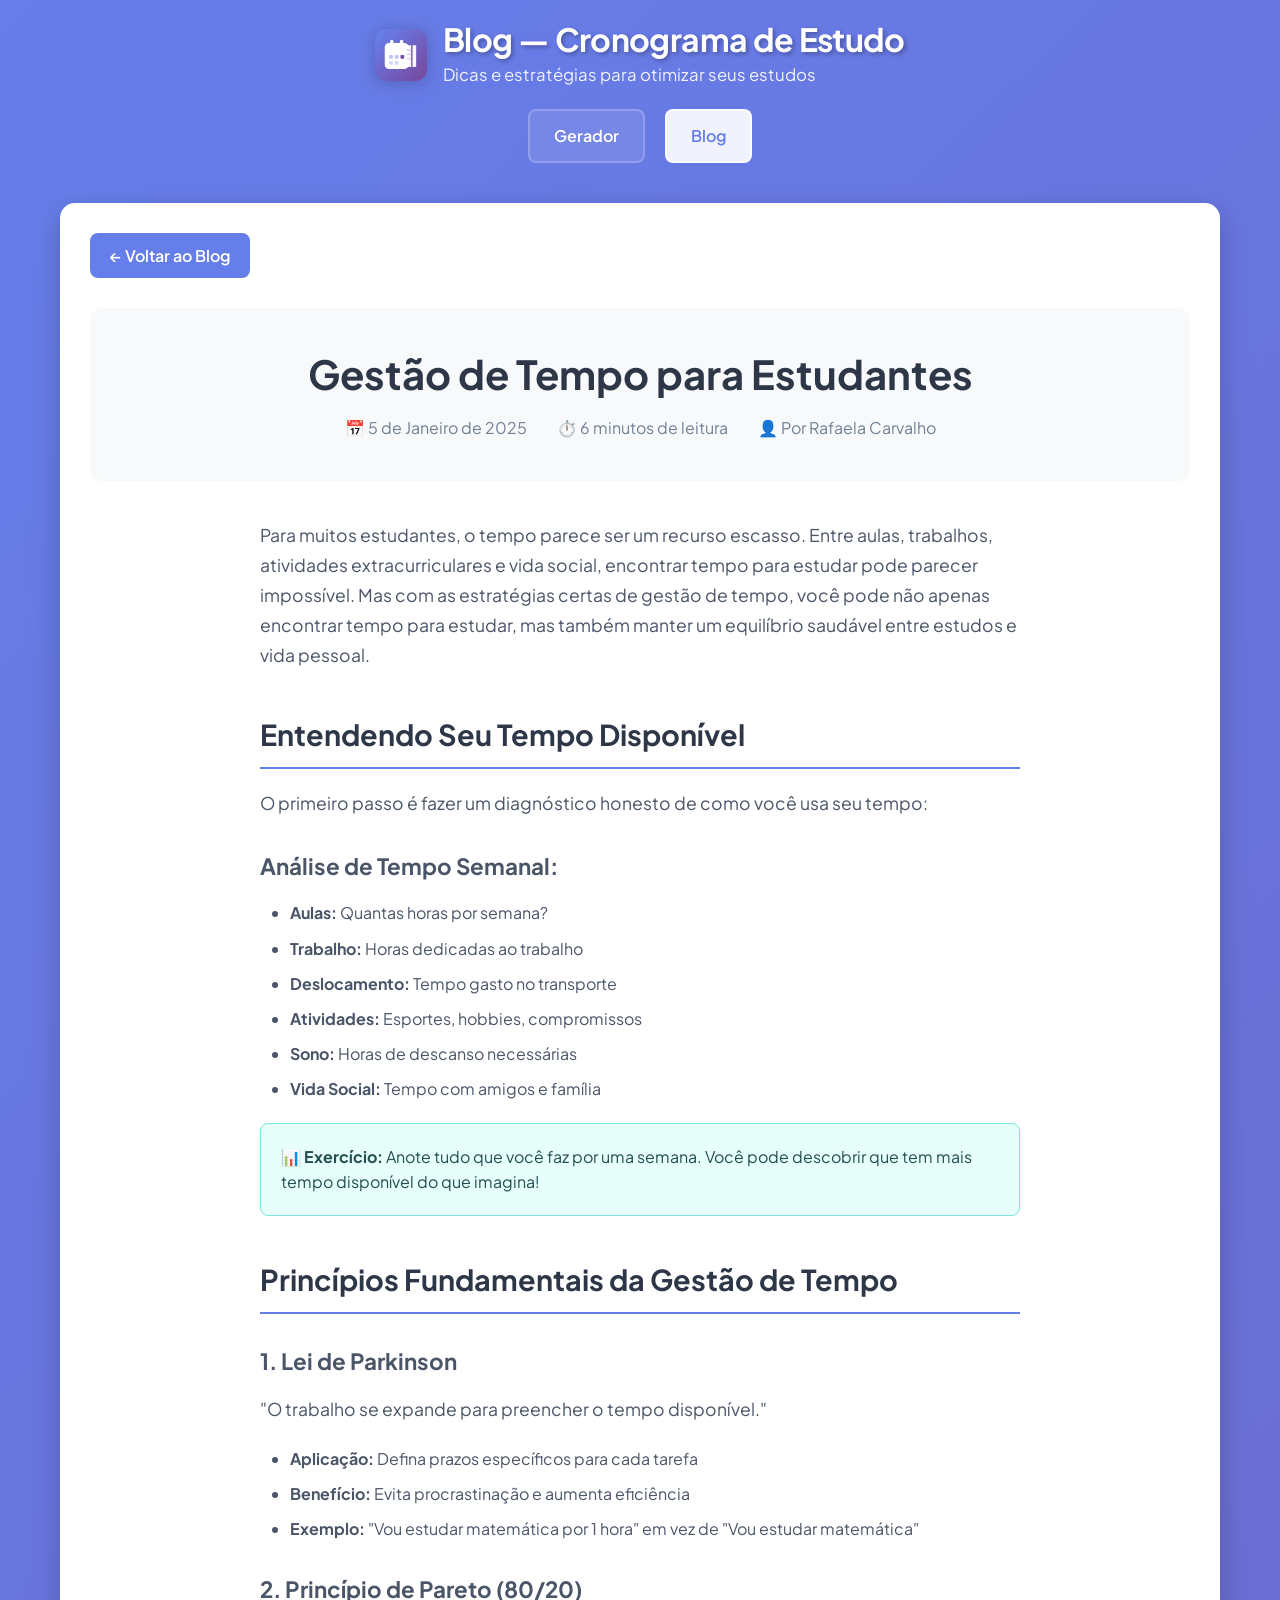
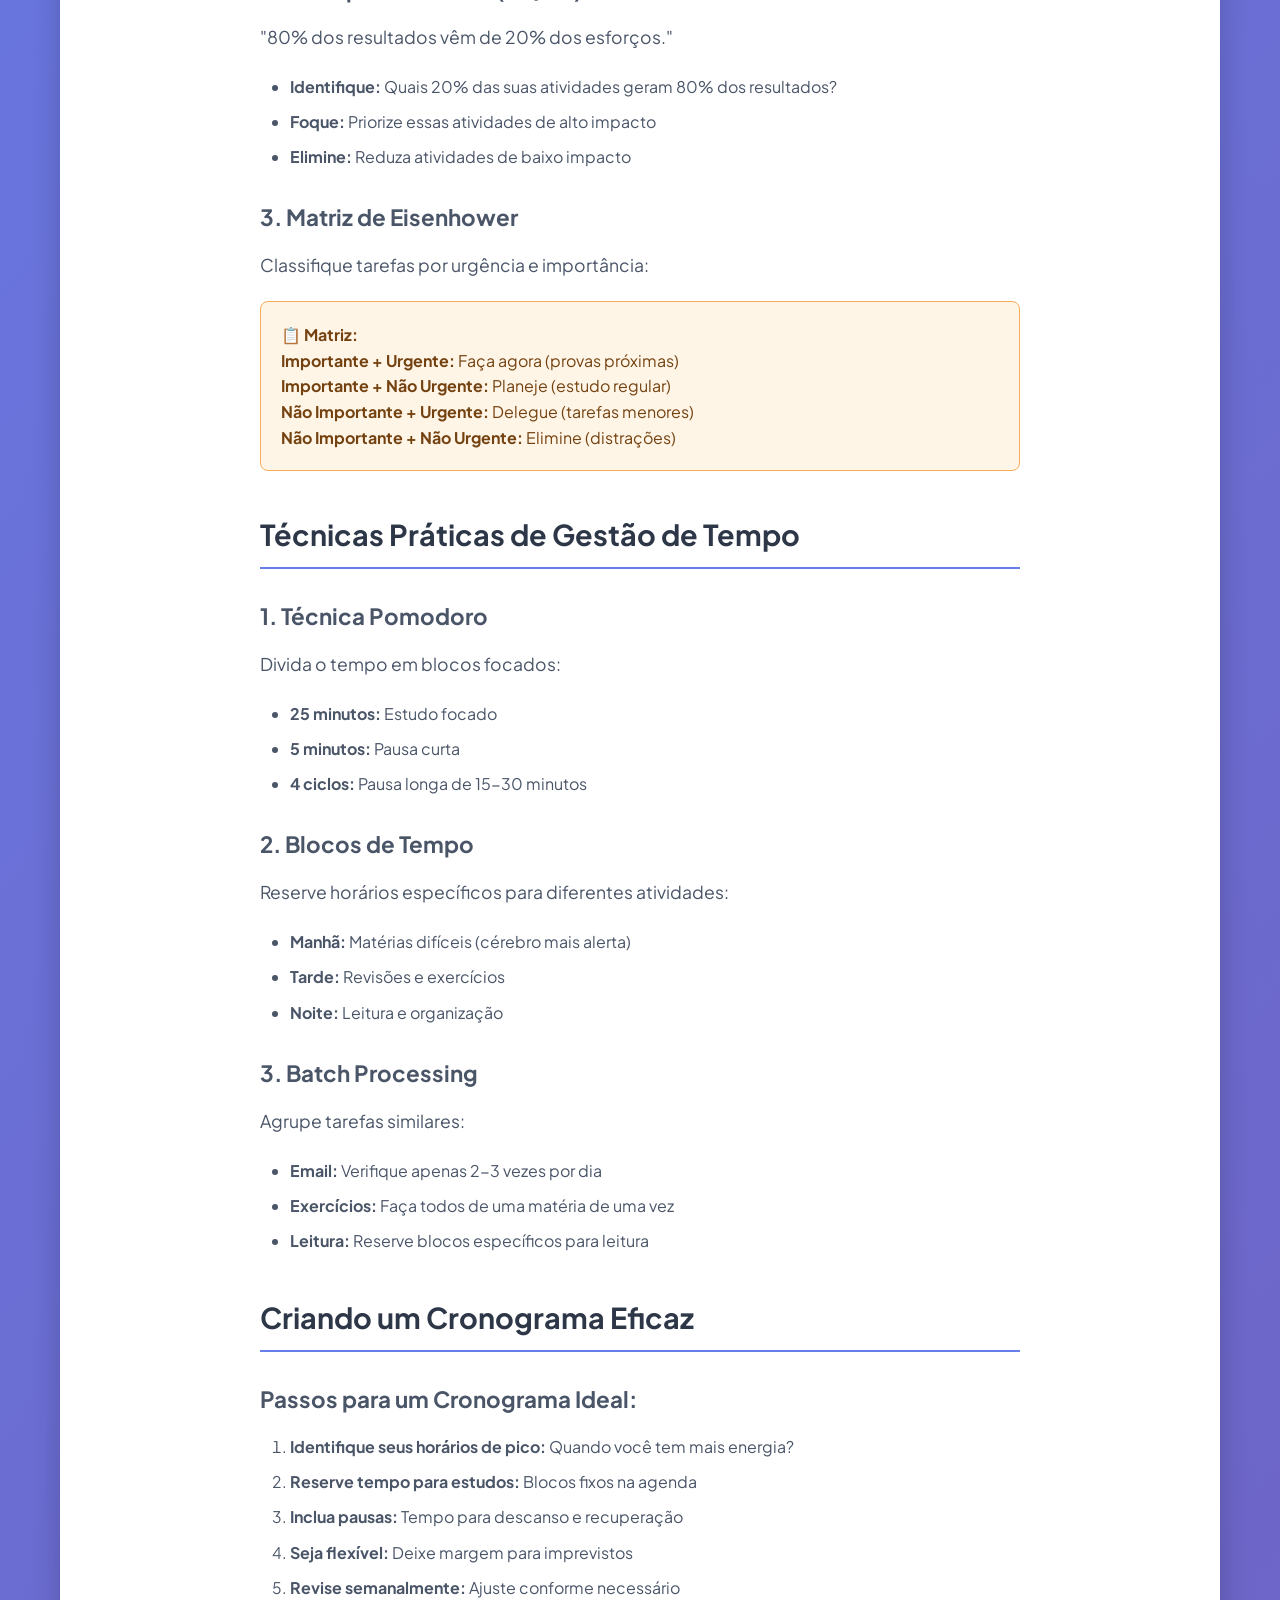
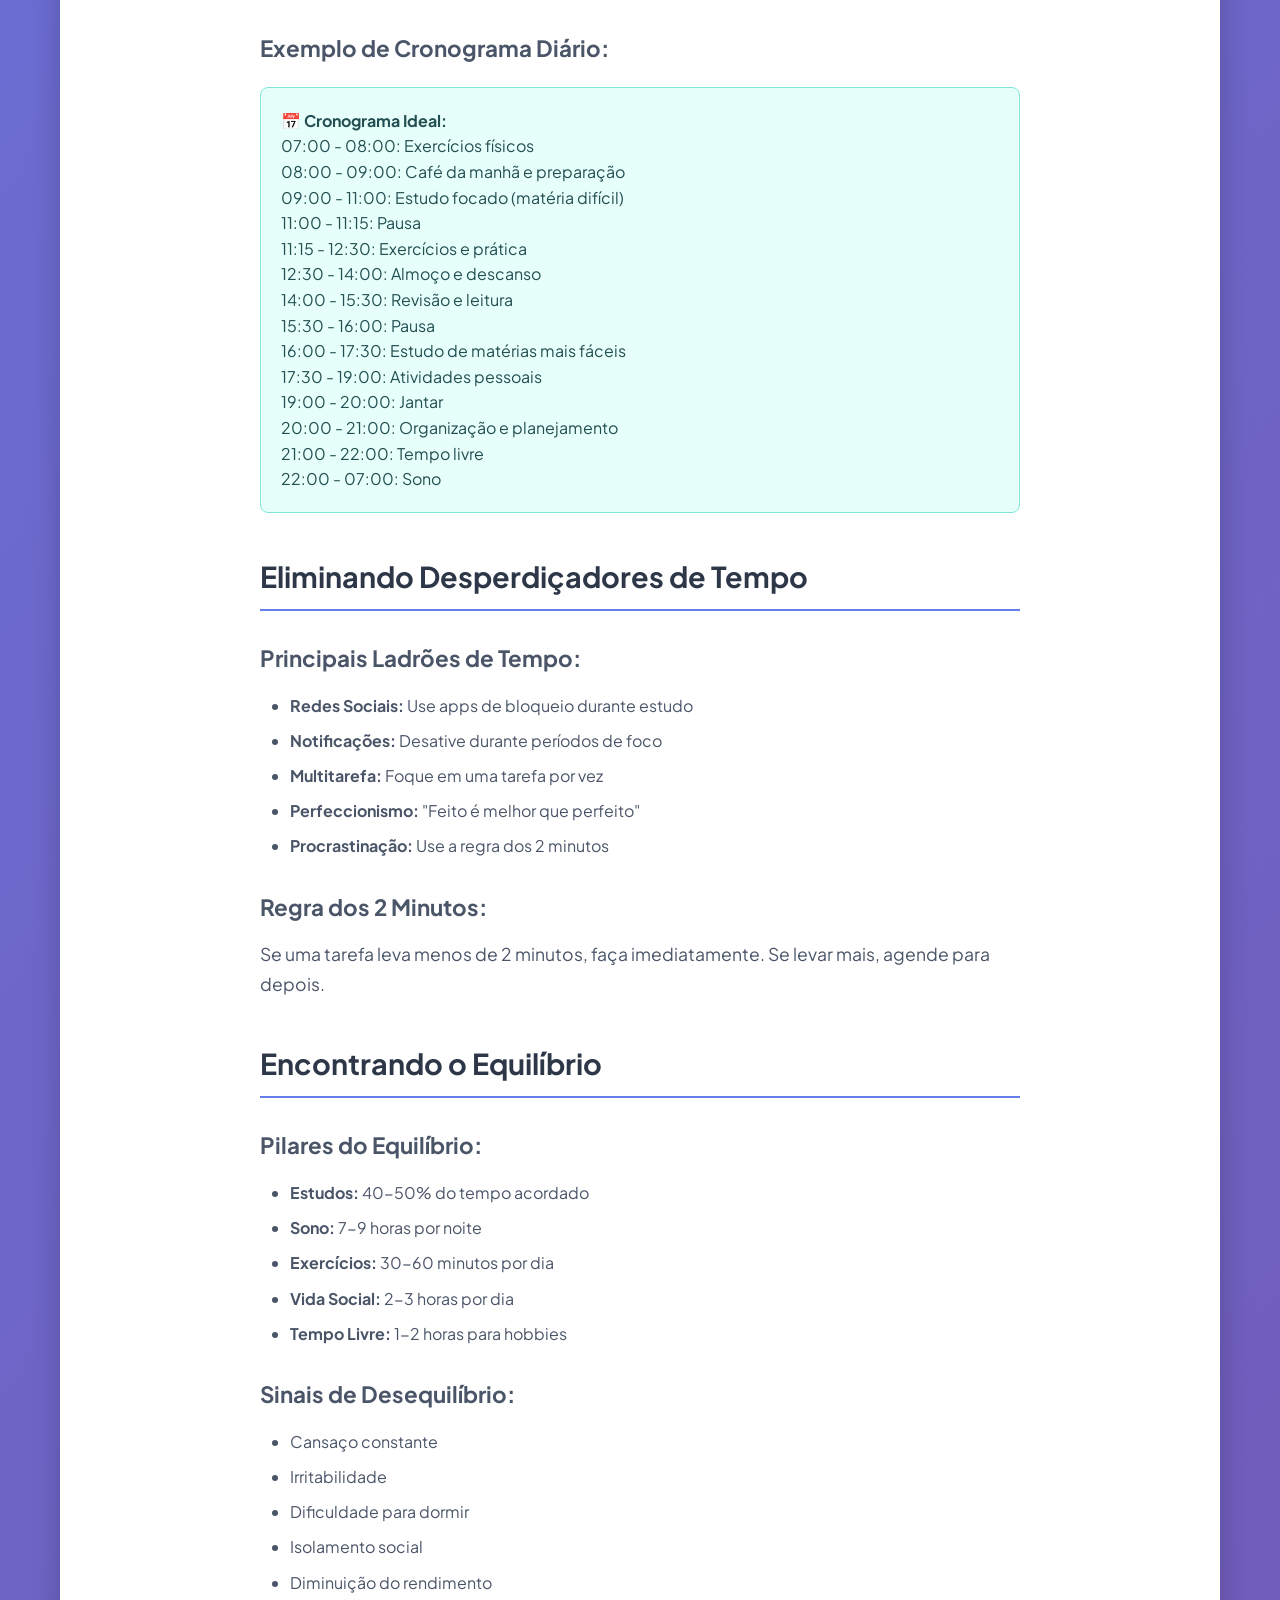
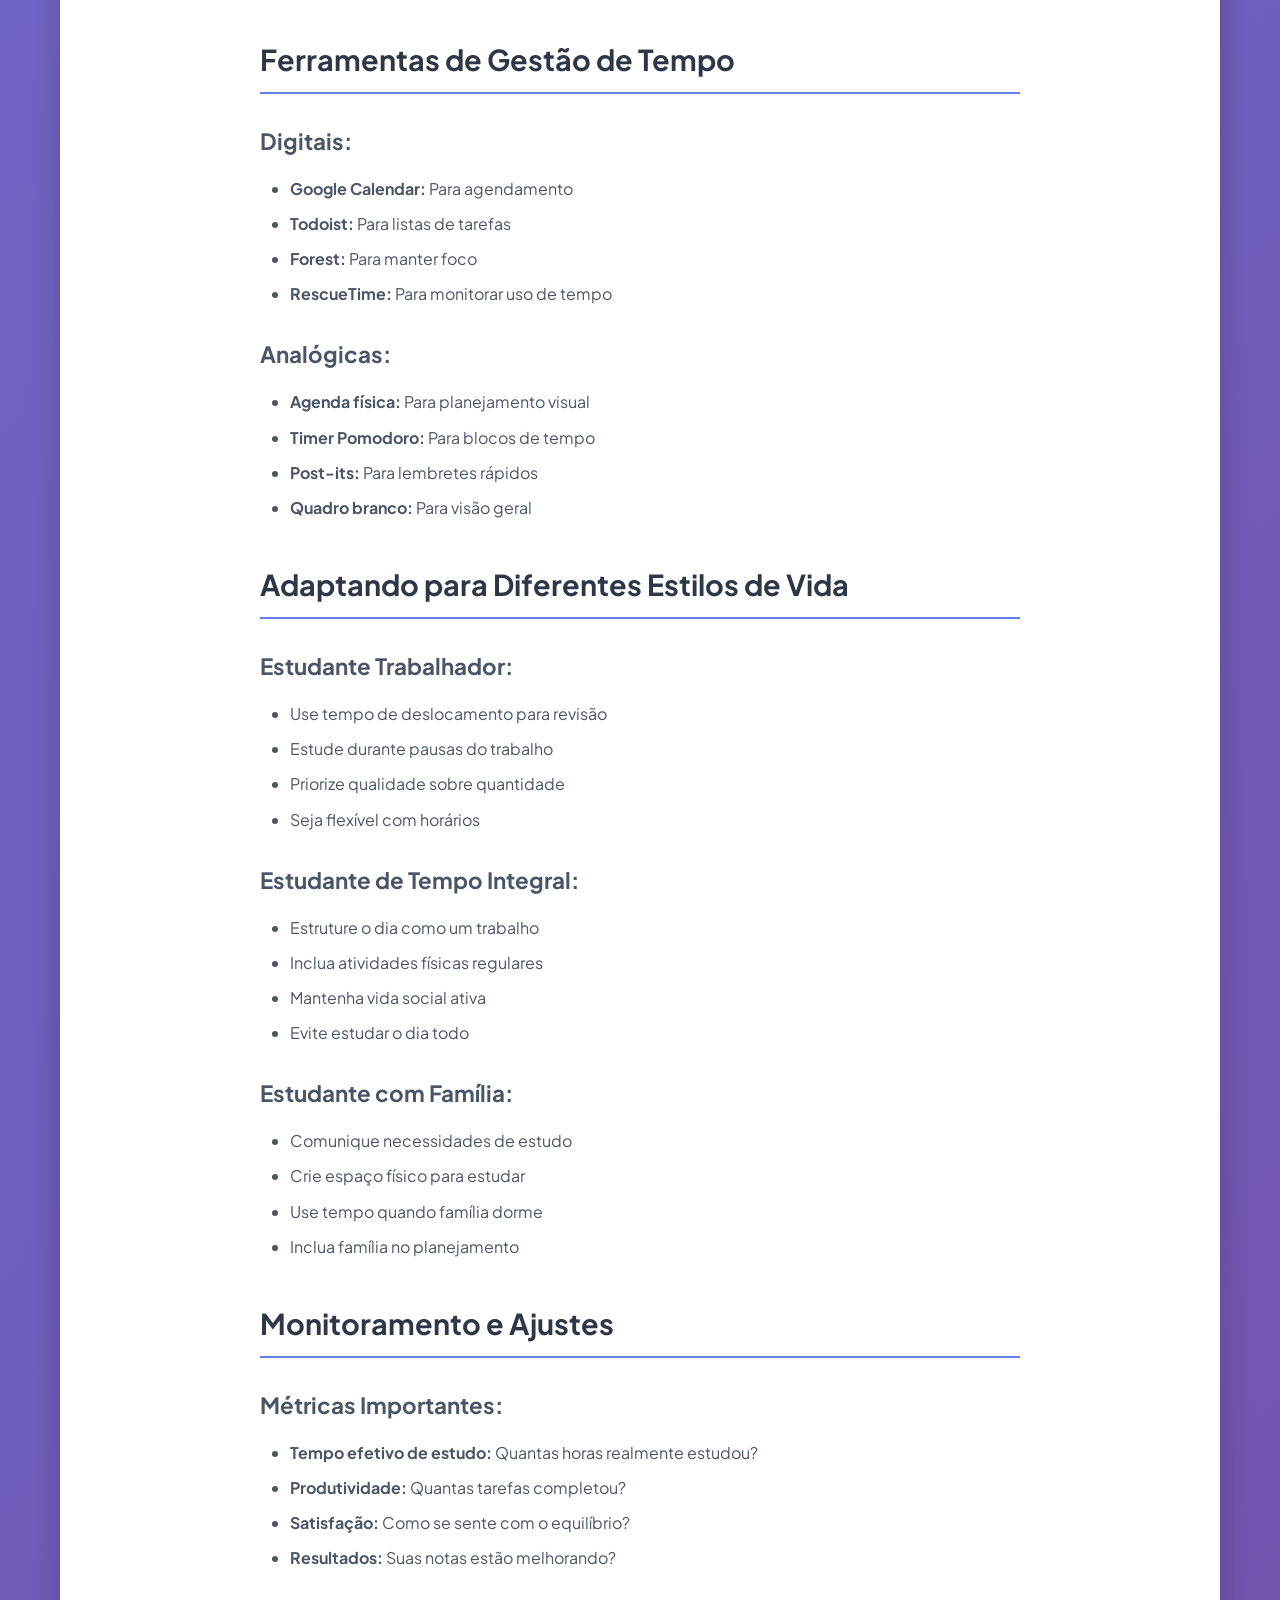
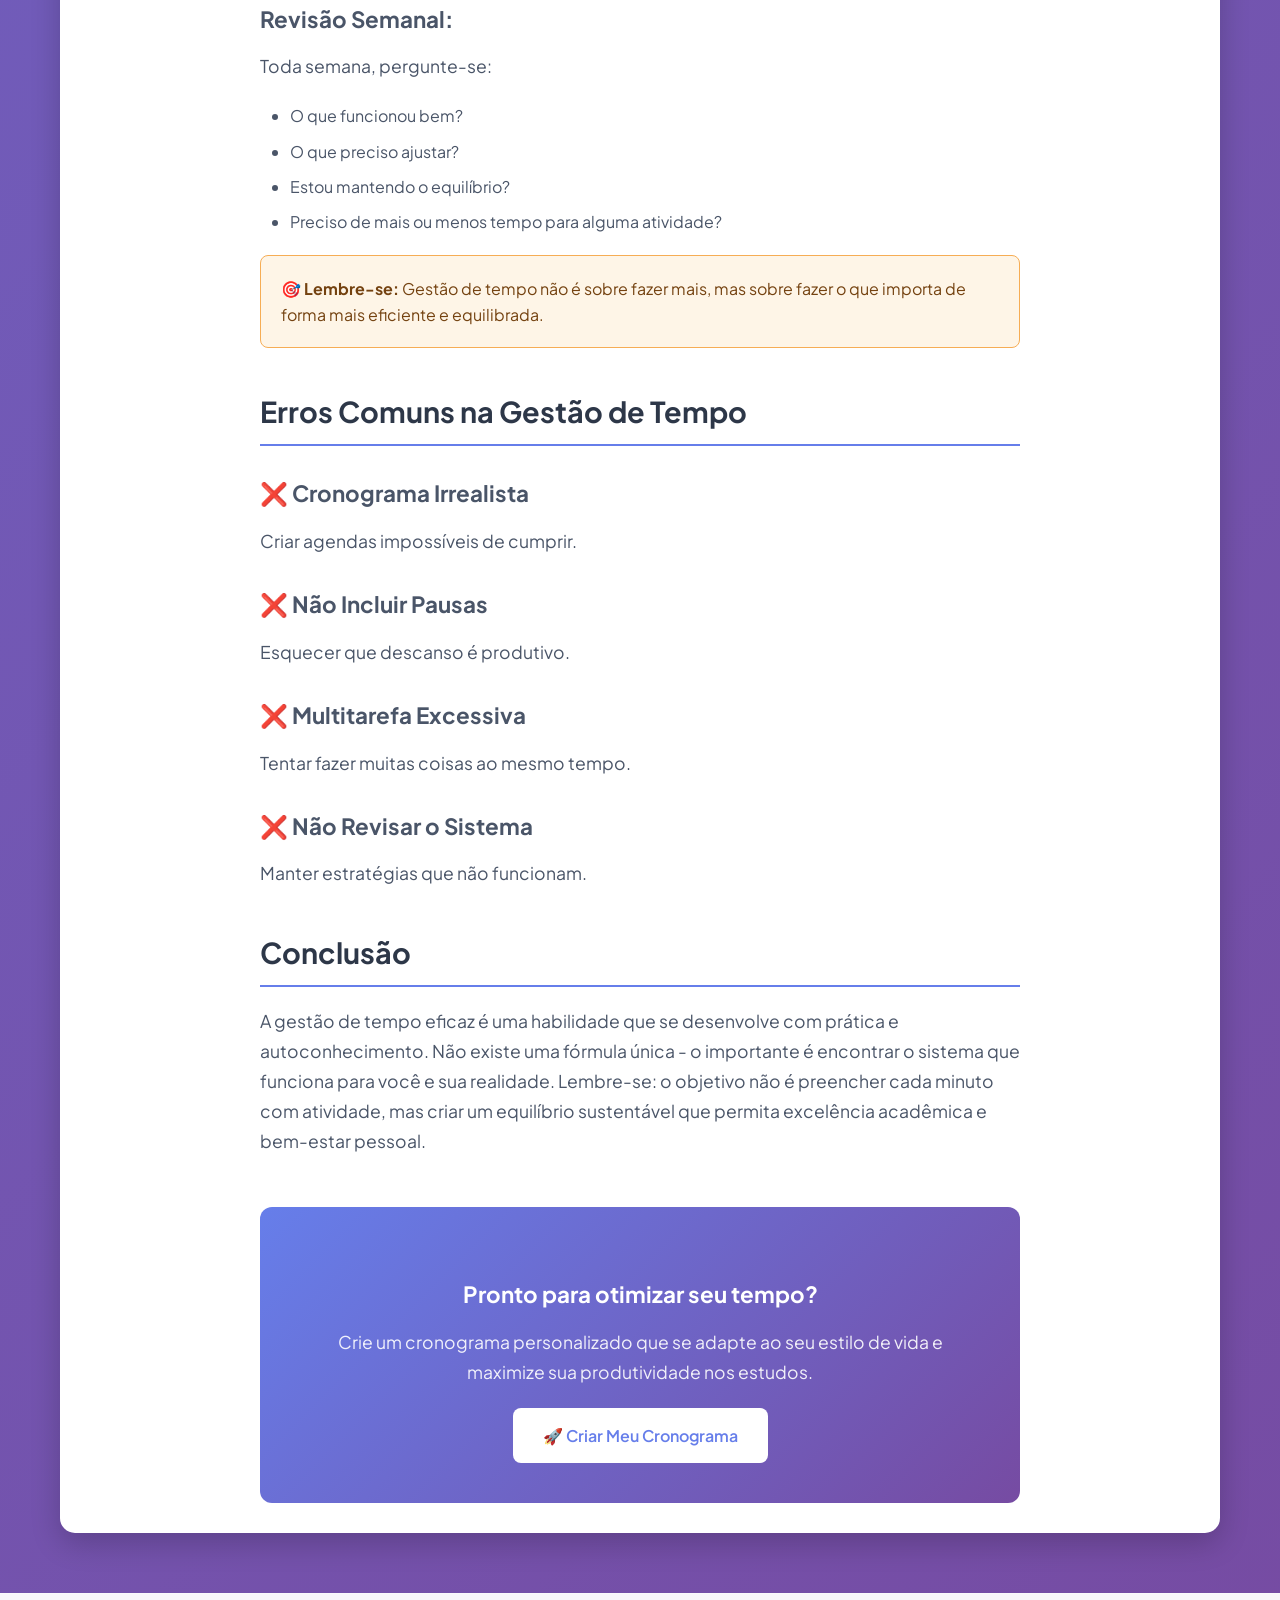
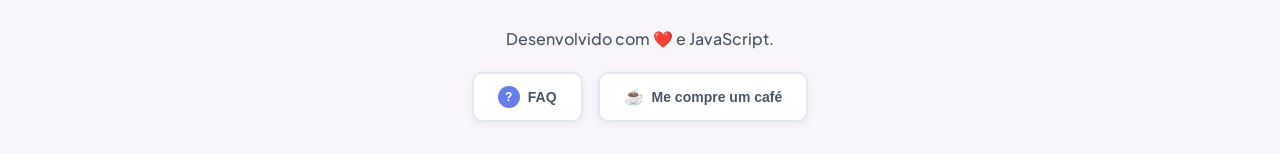
<file: blog/gerenciar-tempo-estudos.html>
<!DOCTYPE html>
<html lang="pt-BR">
<head>
    <meta charset="UTF-8">
    <meta name="viewport" content="width=device-width, initial-scale=1.0">
    <title>Gestão de Tempo para Estudantes - Blog Cronograma de Estudo</title>
    <meta name="description" content="Aprenda a otimizar seu tempo de estudo e encontrar o equilíbrio perfeito entre estudos e vida pessoal. Técnicas práticas de gestão de tempo.">
    <meta name="keywords" content="gestão de tempo, organização estudos, produtividade estudante, equilíbrio vida estudos, otimizar tempo">
    <link rel="stylesheet" href="../styles.css">
    <link rel="stylesheet" href="blog.css">
    
    <!-- Favicon -->
    <link rel="icon" type="image/svg+xml" href="../favicon.svg">
    <link rel="icon" type="image/svg+xml" href="../favicon-16x16.svg" sizes="16x16">
    <link rel="apple-touch-icon" href="../favicon.svg">
</head>
<body>
    <div class="container">
        <header class="site-header">
            <div class="brand">
                <img src="../logo.svg" alt="" class="brand-logo" width="52" height="52" aria-hidden="true">
                <div class="brand-text">
                    <h1>Blog — Cronograma de Estudo</h1>
                    <p class="header-subtitle">Dicas e estratégias para otimizar seus estudos</p>
                </div>
            </div>
            <nav class="site-nav">
                <a href="../index.html" class="nav-link">Gerador</a>
                <a href="index.html" class="nav-link active">Blog</a>
            </nav>
        </header>

        <main>
            <div class="blog-content">
                <a href="index.html" class="back-to-blog">← Voltar ao Blog</a>
                
                <article>
                    <div class="article-header">
                        <h1 class="article-title">Gestão de Tempo para Estudantes</h1>
                        <div class="article-meta-header">
                            <span>📅 5 de Janeiro de 2025</span>
                            <span>⏱️ 6 minutos de leitura</span>
                            <span>👤 Por Rafaela Carvalho</span>
                        </div>
                    </div>

                    <div class="article-content-page">
                        <p>Para muitos estudantes, o tempo parece ser um recurso escasso. Entre aulas, trabalhos, atividades extracurriculares e vida social, encontrar tempo para estudar pode parecer impossível. Mas com as estratégias certas de gestão de tempo, você pode não apenas encontrar tempo para estudar, mas também manter um equilíbrio saudável entre estudos e vida pessoal.</p>

                        <h2>Entendendo Seu Tempo Disponível</h2>
                        
                        <p>O primeiro passo é fazer um diagnóstico honesto de como você usa seu tempo:</p>
                        
                        <h3>Análise de Tempo Semanal:</h3>
                        <ul>
                            <li><strong>Aulas:</strong> Quantas horas por semana?</li>
                            <li><strong>Trabalho:</strong> Horas dedicadas ao trabalho</li>
                            <li><strong>Deslocamento:</strong> Tempo gasto no transporte</li>
                            <li><strong>Atividades:</strong> Esportes, hobbies, compromissos</li>
                            <li><strong>Sono:</strong> Horas de descanso necessárias</li>
                            <li><strong>Vida Social:</strong> Tempo com amigos e família</li>
                        </ul>

                        <div class="highlight-box">
                            <strong>📊 Exercício:</strong> Anote tudo que você faz por uma semana. Você pode descobrir que tem mais tempo disponível do que imagina!
                        </div>

                        <h2>Princípios Fundamentais da Gestão de Tempo</h2>
                        
                        <h3>1. Lei de Parkinson</h3>
                        <p>"O trabalho se expande para preencher o tempo disponível."</p>
                        
                        <ul>
                            <li><strong>Aplicação:</strong> Defina prazos específicos para cada tarefa</li>
                            <li><strong>Benefício:</strong> Evita procrastinação e aumenta eficiência</li>
                            <li><strong>Exemplo:</strong> "Vou estudar matemática por 1 hora" em vez de "Vou estudar matemática"</li>
                        </ul>

                        <h3>2. Princípio de Pareto (80/20)</h3>
                        <p>"80% dos resultados vêm de 20% dos esforços."</p>
                        
                        <ul>
                            <li><strong>Identifique:</strong> Quais 20% das suas atividades geram 80% dos resultados?</li>
                            <li><strong>Foque:</strong> Priorize essas atividades de alto impacto</li>
                            <li><strong>Elimine:</strong> Reduza atividades de baixo impacto</li>
                        </ul>

                        <h3>3. Matriz de Eisenhower</h3>
                        <p>Classifique tarefas por urgência e importância:</p>
                        
                        <div class="tip-box">
                            <strong>📋 Matriz:</strong><br>
                            <strong>Importante + Urgente:</strong> Faça agora (provas próximas)<br>
                            <strong>Importante + Não Urgente:</strong> Planeje (estudo regular)<br>
                            <strong>Não Importante + Urgente:</strong> Delegue (tarefas menores)<br>
                            <strong>Não Importante + Não Urgente:</strong> Elimine (distrações)
                        </div>

                        <h2>Técnicas Práticas de Gestão de Tempo</h2>
                        
                        <h3>1. Técnica Pomodoro</h3>
                        <p>Divida o tempo em blocos focados:</p>
                        
                        <ul>
                            <li><strong>25 minutos:</strong> Estudo focado</li>
                            <li><strong>5 minutos:</strong> Pausa curta</li>
                            <li><strong>4 ciclos:</strong> Pausa longa de 15-30 minutos</li>
                        </ul>

                        <h3>2. Blocos de Tempo</h3>
                        <p>Reserve horários específicos para diferentes atividades:</p>
                        
                        <ul>
                            <li><strong>Manhã:</strong> Matérias difíceis (cérebro mais alerta)</li>
                            <li><strong>Tarde:</strong> Revisões e exercícios</li>
                            <li><strong>Noite:</strong> Leitura e organização</li>
                        </ul>

                        <h3>3. Batch Processing</h3>
                        <p>Agrupe tarefas similares:</p>
                        
                        <ul>
                            <li><strong>Email:</strong> Verifique apenas 2-3 vezes por dia</li>
                            <li><strong>Exercícios:</strong> Faça todos de uma matéria de uma vez</li>
                            <li><strong>Leitura:</strong> Reserve blocos específicos para leitura</li>
                        </ul>

                        <h2>Criando um Cronograma Eficaz</h2>
                        
                        <h3>Passos para um Cronograma Ideal:</h3>
                        
                        <ol>
                            <li><strong>Identifique seus horários de pico:</strong> Quando você tem mais energia?</li>
                            <li><strong>Reserve tempo para estudos:</strong> Blocos fixos na agenda</li>
                            <li><strong>Inclua pausas:</strong> Tempo para descanso e recuperação</li>
                            <li><strong>Seja flexível:</strong> Deixe margem para imprevistos</li>
                            <li><strong>Revise semanalmente:</strong> Ajuste conforme necessário</li>
                        </ol>

                        <h3>Exemplo de Cronograma Diário:</h3>
                        <div class="highlight-box">
                            <strong>📅 Cronograma Ideal:</strong><br>
                            07:00 - 08:00: Exercícios físicos<br>
                            08:00 - 09:00: Café da manhã e preparação<br>
                            09:00 - 11:00: Estudo focado (matéria difícil)<br>
                            11:00 - 11:15: Pausa<br>
                            11:15 - 12:30: Exercícios e prática<br>
                            12:30 - 14:00: Almoço e descanso<br>
                            14:00 - 15:30: Revisão e leitura<br>
                            15:30 - 16:00: Pausa<br>
                            16:00 - 17:30: Estudo de matérias mais fáceis<br>
                            17:30 - 19:00: Atividades pessoais<br>
                            19:00 - 20:00: Jantar<br>
                            20:00 - 21:00: Organização e planejamento<br>
                            21:00 - 22:00: Tempo livre<br>
                            22:00 - 07:00: Sono
                        </div>

                        <h2>Eliminando Desperdiçadores de Tempo</h2>
                        
                        <h3>Principais Ladrões de Tempo:</h3>
                        
                        <ul>
                            <li><strong>Redes Sociais:</strong> Use apps de bloqueio durante estudo</li>
                            <li><strong>Notificações:</strong> Desative durante períodos de foco</li>
                            <li><strong>Multitarefa:</strong> Foque em uma tarefa por vez</li>
                            <li><strong>Perfeccionismo:</strong> "Feito é melhor que perfeito"</li>
                            <li><strong>Procrastinação:</strong> Use a regra dos 2 minutos</li>
                        </ul>

                        <h3>Regra dos 2 Minutos:</h3>
                        <p>Se uma tarefa leva menos de 2 minutos, faça imediatamente. Se levar mais, agende para depois.</p>

                        <h2>Encontrando o Equilíbrio</h2>
                        
                        <h3>Pilares do Equilíbrio:</h3>
                        
                        <ul>
                            <li><strong>Estudos:</strong> 40-50% do tempo acordado</li>
                            <li><strong>Sono:</strong> 7-9 horas por noite</li>
                            <li><strong>Exercícios:</strong> 30-60 minutos por dia</li>
                            <li><strong>Vida Social:</strong> 2-3 horas por dia</li>
                            <li><strong>Tempo Livre:</strong> 1-2 horas para hobbies</li>
                        </ul>

                        <h3>Sinais de Desequilíbrio:</h3>
                        <ul>
                            <li>Cansaço constante</li>
                            <li>Irritabilidade</li>
                            <li>Dificuldade para dormir</li>
                            <li>Isolamento social</li>
                            <li>Diminuição do rendimento</li>
                        </ul>

                        <h2>Ferramentas de Gestão de Tempo</h2>
                        
                        <h3>Digitais:</h3>
                        <ul>
                            <li><strong>Google Calendar:</strong> Para agendamento</li>
                            <li><strong>Todoist:</strong> Para listas de tarefas</li>
                            <li><strong>Forest:</strong> Para manter foco</li>
                            <li><strong>RescueTime:</strong> Para monitorar uso de tempo</li>
                        </ul>

                        <h3>Analógicas:</h3>
                        <ul>
                            <li><strong>Agenda física:</strong> Para planejamento visual</li>
                            <li><strong>Timer Pomodoro:</strong> Para blocos de tempo</li>
                            <li><strong>Post-its:</strong> Para lembretes rápidos</li>
                            <li><strong>Quadro branco:</strong> Para visão geral</li>
                        </ul>

                        <h2>Adaptando para Diferentes Estilos de Vida</h2>
                        
                        <h3>Estudante Trabalhador:</h3>
                        <ul>
                            <li>Use tempo de deslocamento para revisão</li>
                            <li>Estude durante pausas do trabalho</li>
                            <li>Priorize qualidade sobre quantidade</li>
                            <li>Seja flexível com horários</li>
                        </ul>

                        <h3>Estudante de Tempo Integral:</h3>
                        <ul>
                            <li>Estruture o dia como um trabalho</li>
                            <li>Inclua atividades físicas regulares</li>
                            <li>Mantenha vida social ativa</li>
                            <li>Evite estudar o dia todo</li>
                        </ul>

                        <h3>Estudante com Família:</h3>
                        <ul>
                            <li>Comunique necessidades de estudo</li>
                            <li>Crie espaço físico para estudar</li>
                            <li>Use tempo quando família dorme</li>
                            <li>Inclua família no planejamento</li>
                        </ul>

                        <h2>Monitoramento e Ajustes</h2>
                        
                        <h3>Métricas Importantes:</h3>
                        <ul>
                            <li><strong>Tempo efetivo de estudo:</strong> Quantas horas realmente estudou?</li>
                            <li><strong>Produtividade:</strong> Quantas tarefas completou?</li>
                            <li><strong>Satisfação:</strong> Como se sente com o equilíbrio?</li>
                            <li><strong>Resultados:</strong> Suas notas estão melhorando?</li>
                        </ul>

                        <h3>Revisão Semanal:</h3>
                        <p>Toda semana, pergunte-se:</p>
                        <ul>
                            <li>O que funcionou bem?</li>
                            <li>O que preciso ajustar?</li>
                            <li>Estou mantendo o equilíbrio?</li>
                            <li>Preciso de mais ou menos tempo para alguma atividade?</li>
                        </ul>

                        <div class="tip-box">
                            <strong>🎯 Lembre-se:</strong> Gestão de tempo não é sobre fazer mais, mas sobre fazer o que importa de forma mais eficiente e equilibrada.
                        </div>

                        <h2>Erros Comuns na Gestão de Tempo</h2>
                        
                        <h3>❌ Cronograma Irrealista</h3>
                        <p>Criar agendas impossíveis de cumprir.</p>

                        <h3>❌ Não Incluir Pausas</h3>
                        <p>Esquecer que descanso é produtivo.</p>

                        <h3>❌ Multitarefa Excessiva</h3>
                        <p>Tentar fazer muitas coisas ao mesmo tempo.</p>

                        <h3>❌ Não Revisar o Sistema</h3>
                        <p>Manter estratégias que não funcionam.</p>

                        <h2>Conclusão</h2>
                        
                        <p>A gestão de tempo eficaz é uma habilidade que se desenvolve com prática e autoconhecimento. Não existe uma fórmula única - o importante é encontrar o sistema que funciona para você e sua realidade. Lembre-se: o objetivo não é preencher cada minuto com atividade, mas criar um equilíbrio sustentável que permita excelência acadêmica e bem-estar pessoal.</p>

                        <div class="blog-cta">
                            <h3>Pronto para otimizar seu tempo?</h3>
                            <p>Crie um cronograma personalizado que se adapte ao seu estilo de vida e maximize sua produtividade nos estudos.</p>
                            <a href="../index.html" class="cta-button">🚀 Criar Meu Cronograma</a>
                        </div>
                    </div>
                </article>
            </div>
        </main>
    </div>

    <footer class="site-footer">
        <div class="footer-content">
            <p class="footer-text">Desenvolvido com ❤️ e JavaScript.</p>
            <div class="footer-buttons">
                <button class="footer-btn faq-btn" onclick="showFAQ()">FAQ</button>
                <button class="footer-btn coffee-btn" onclick="buyCoffee()">Me compre um café</button>
            </div>
        </div>
    </footer>

    <script src="../script.js"></script>
</body>
</html>
</file>
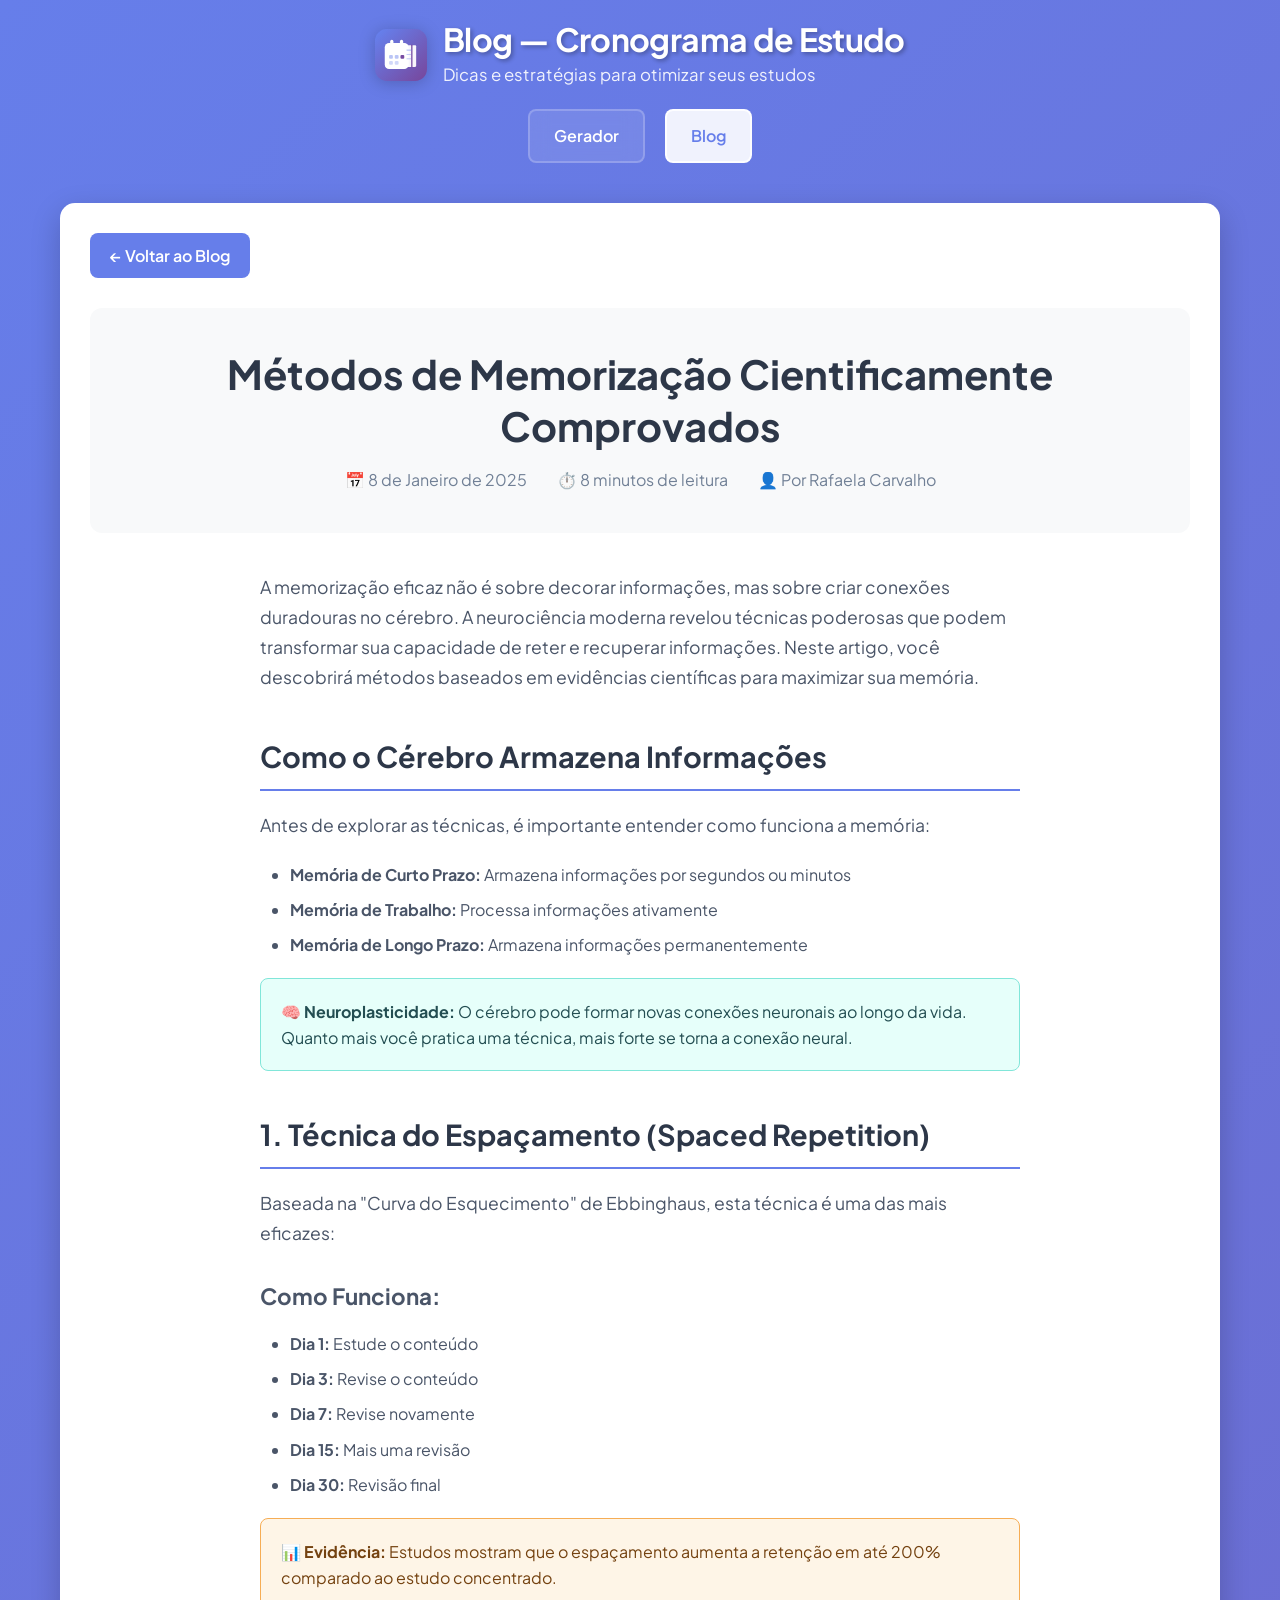
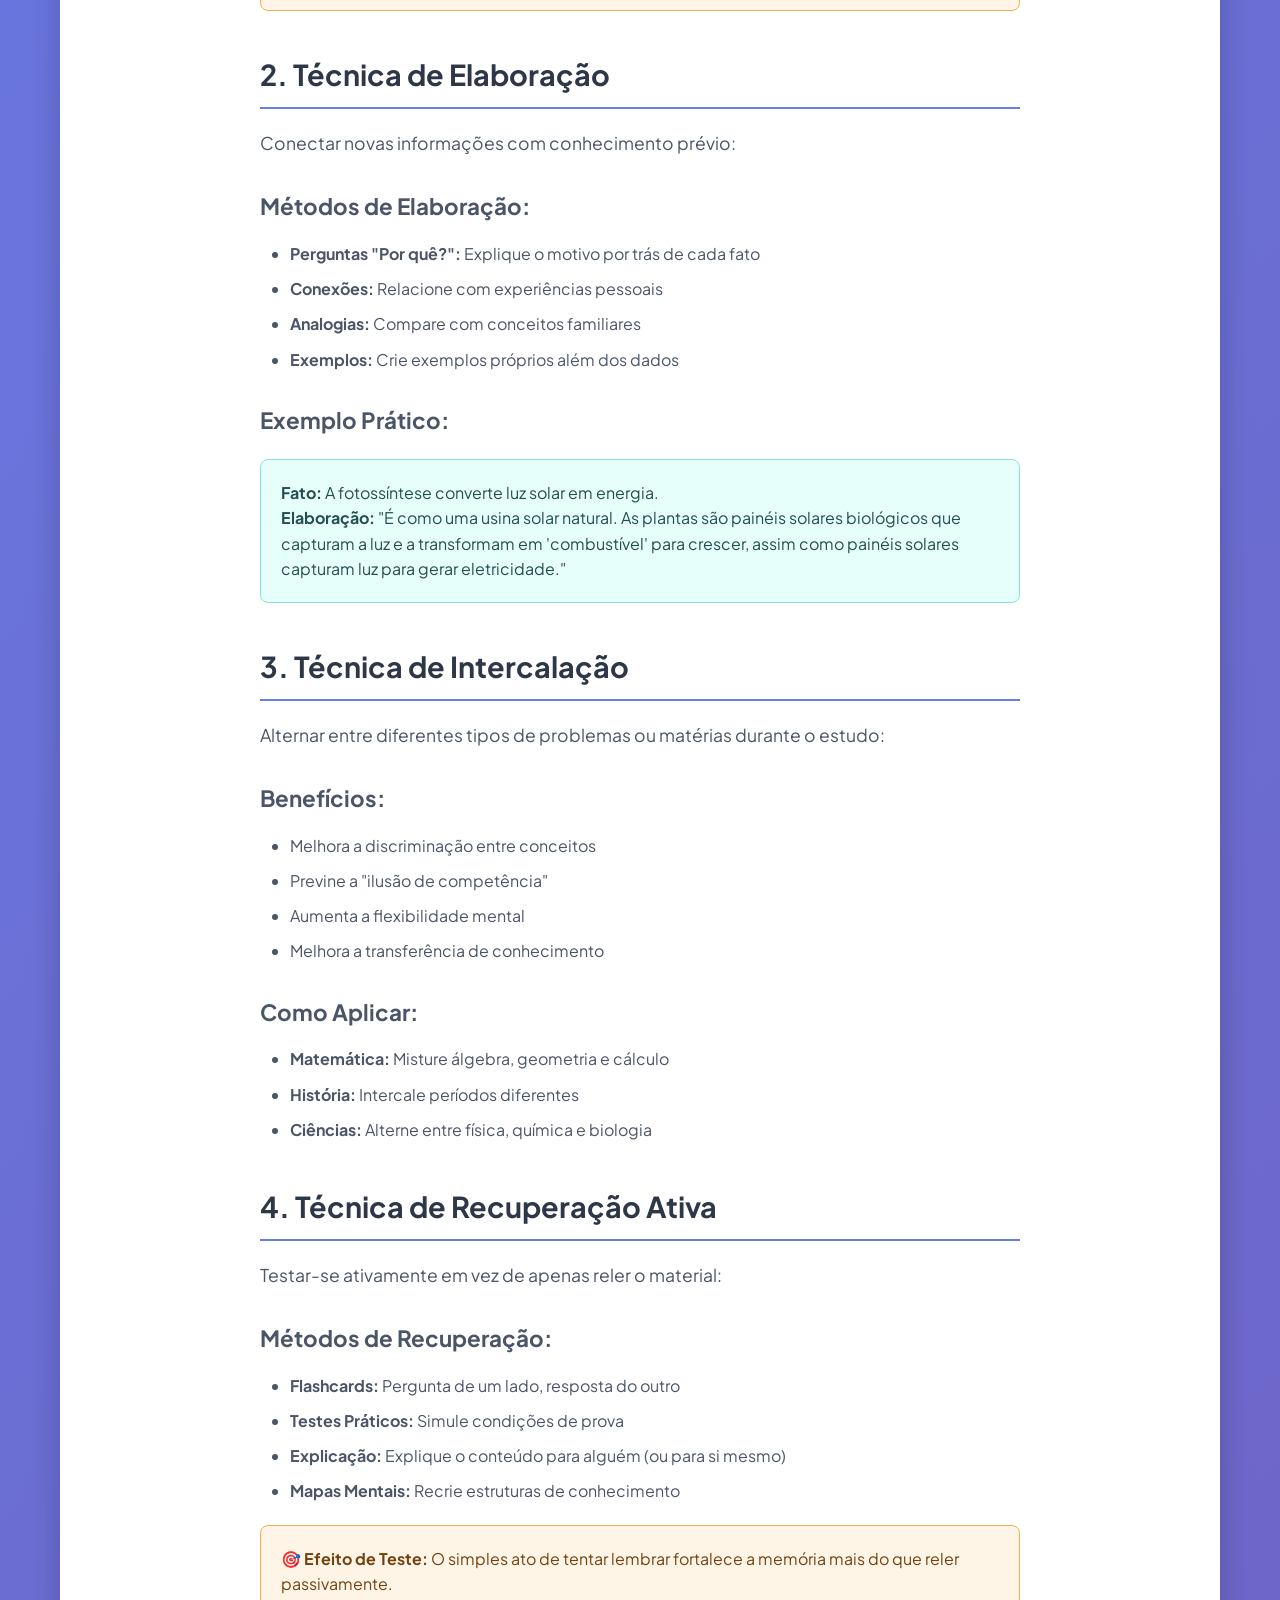
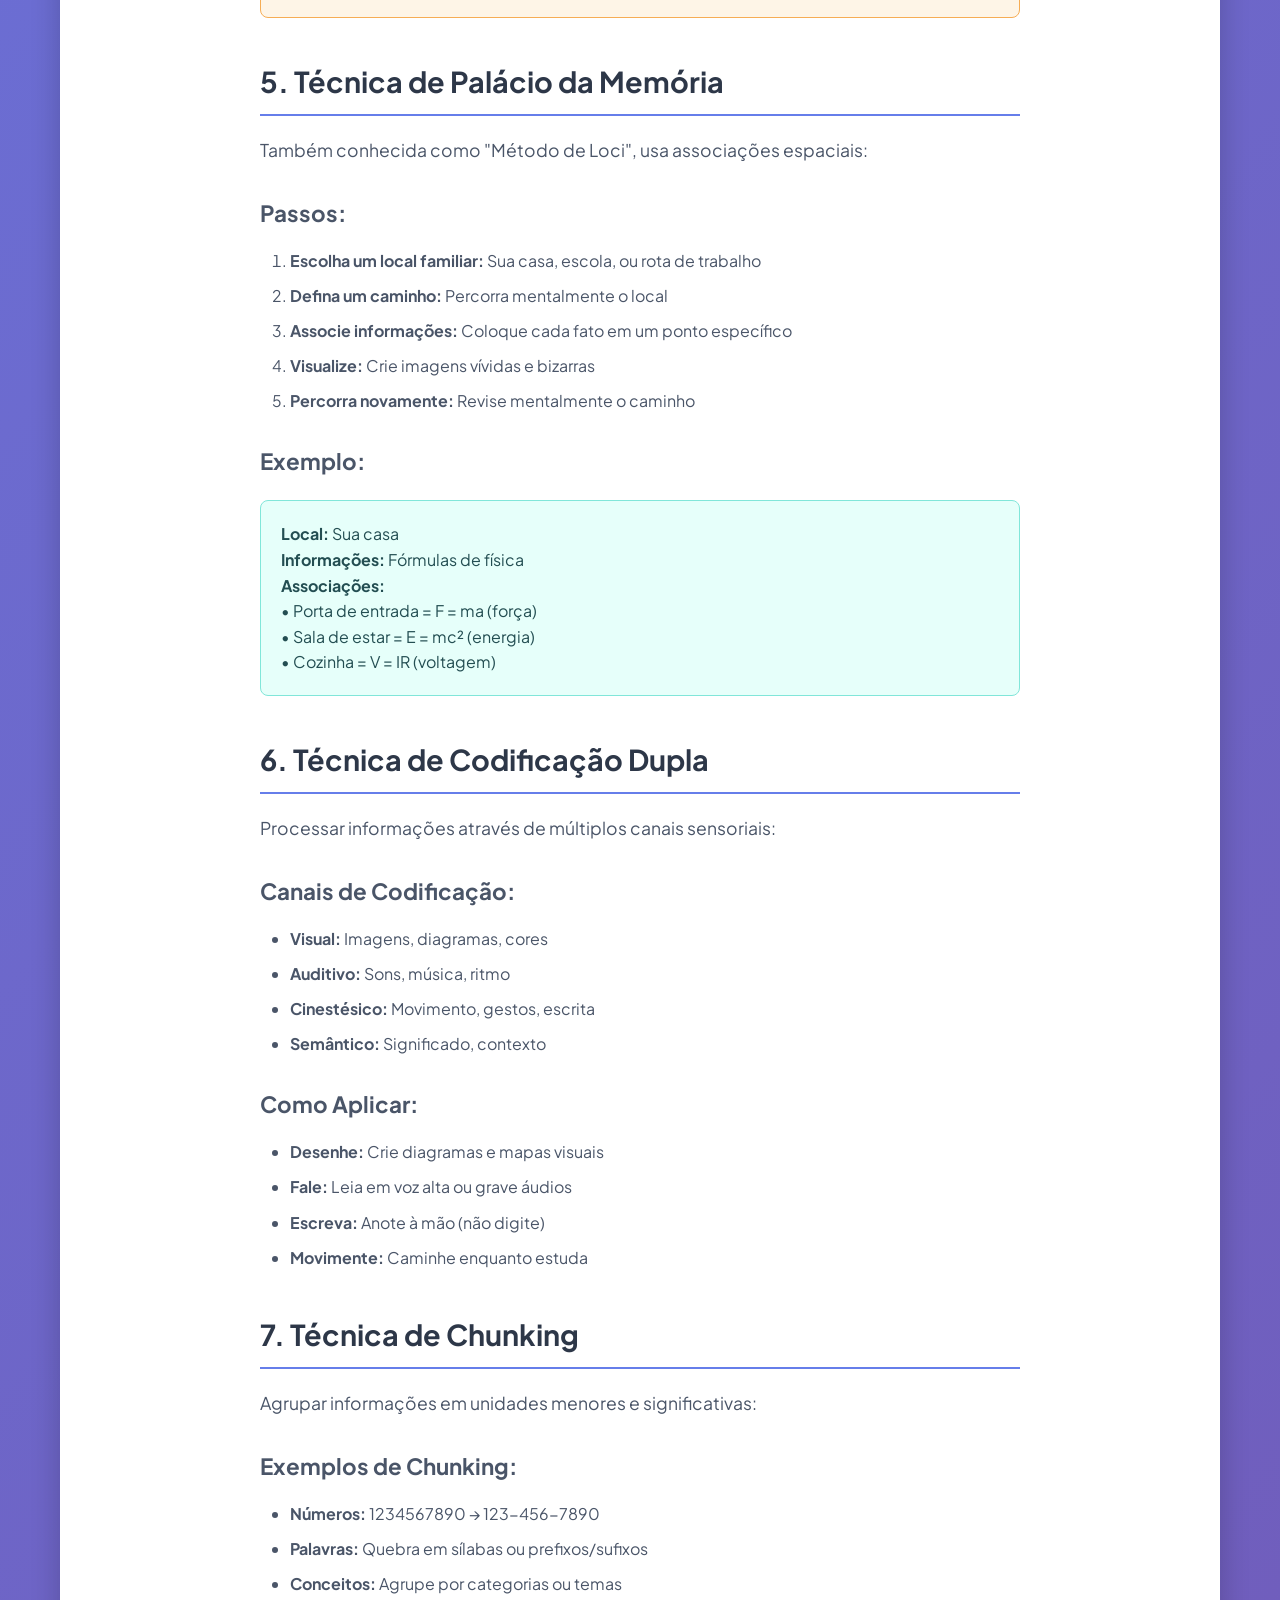
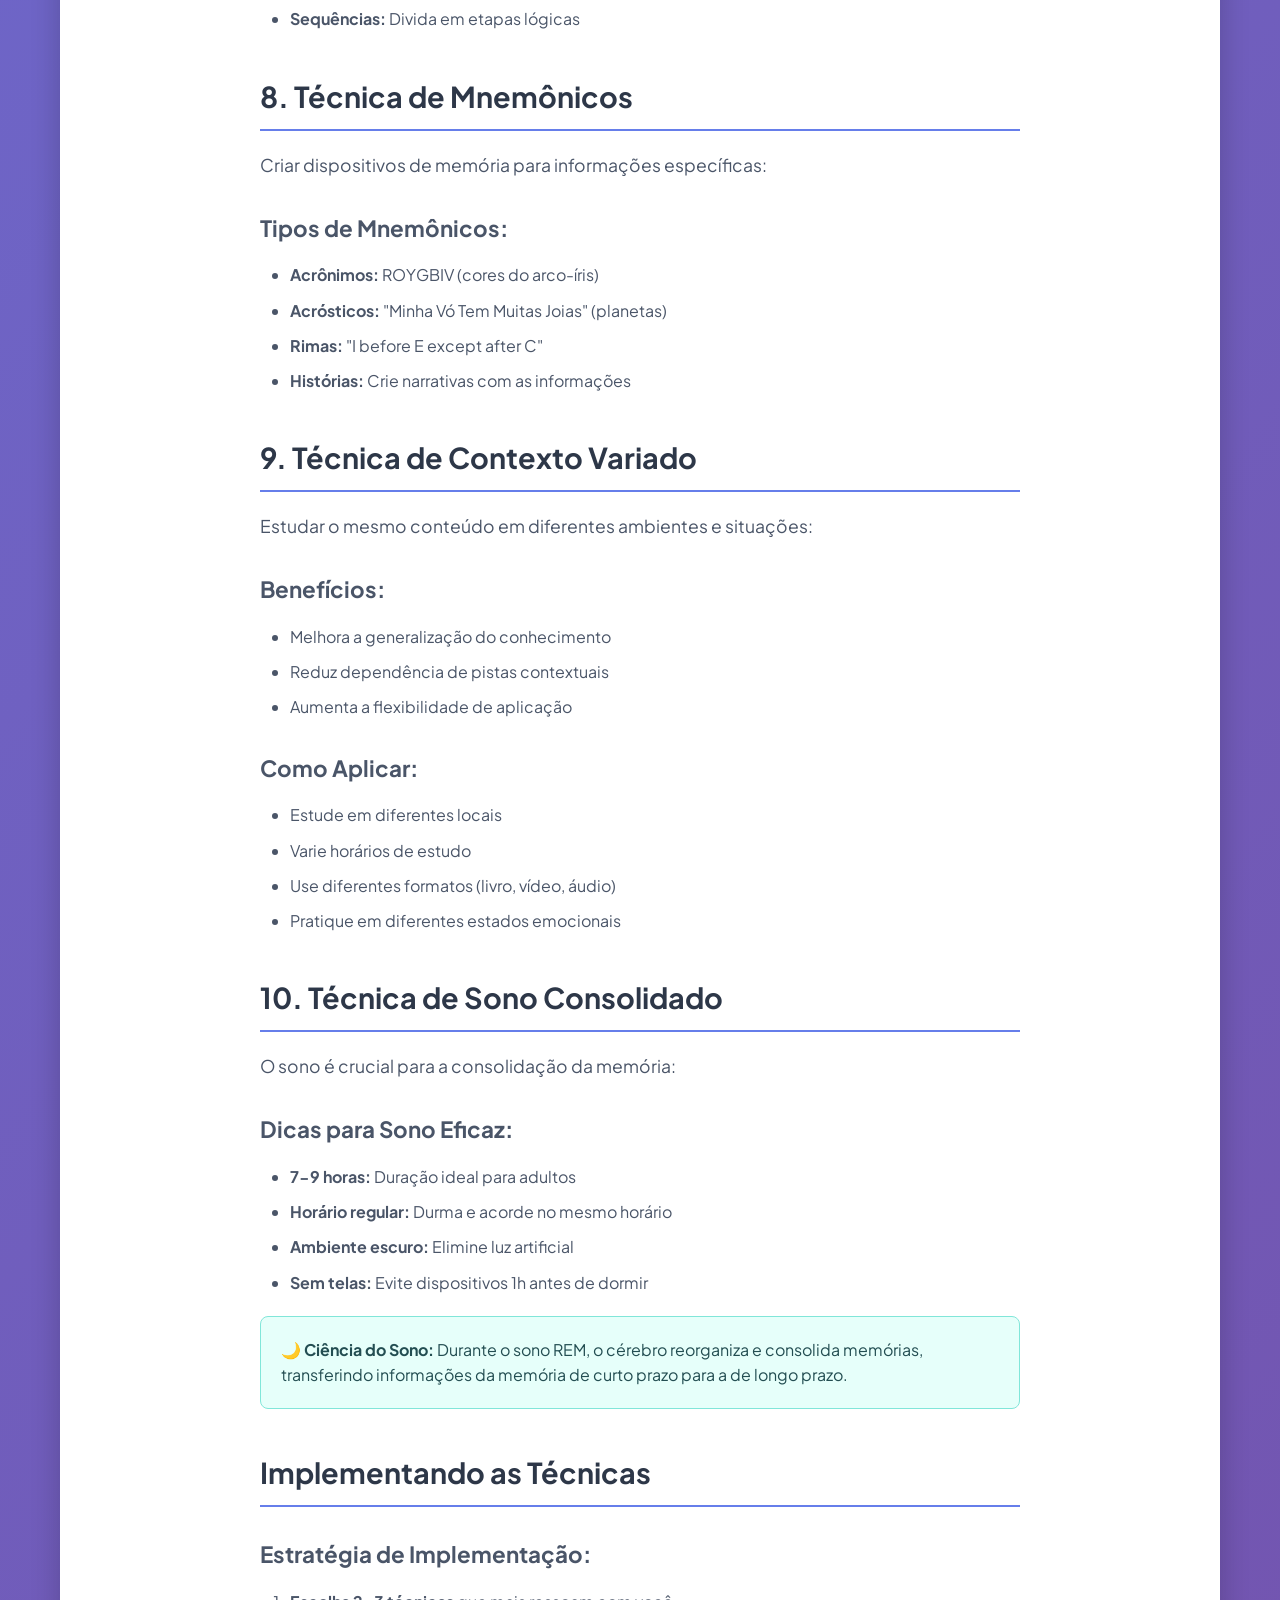
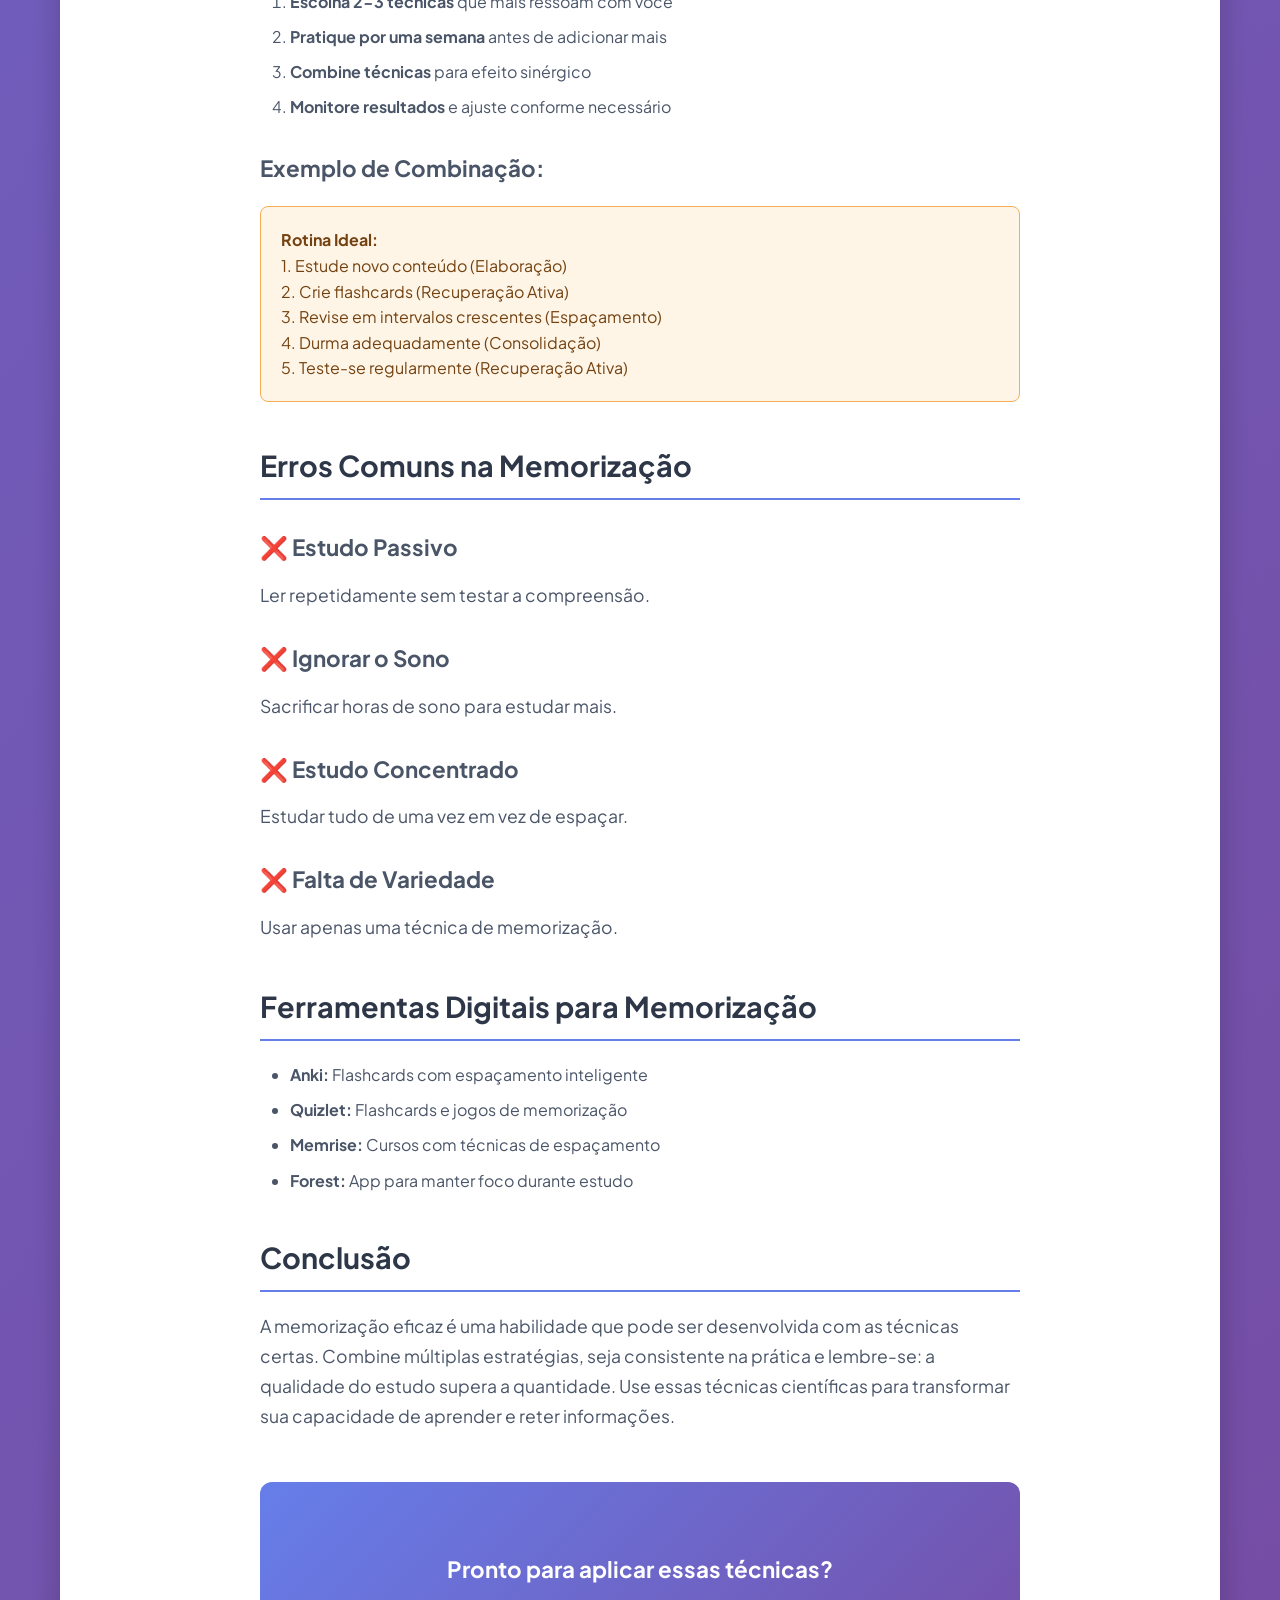
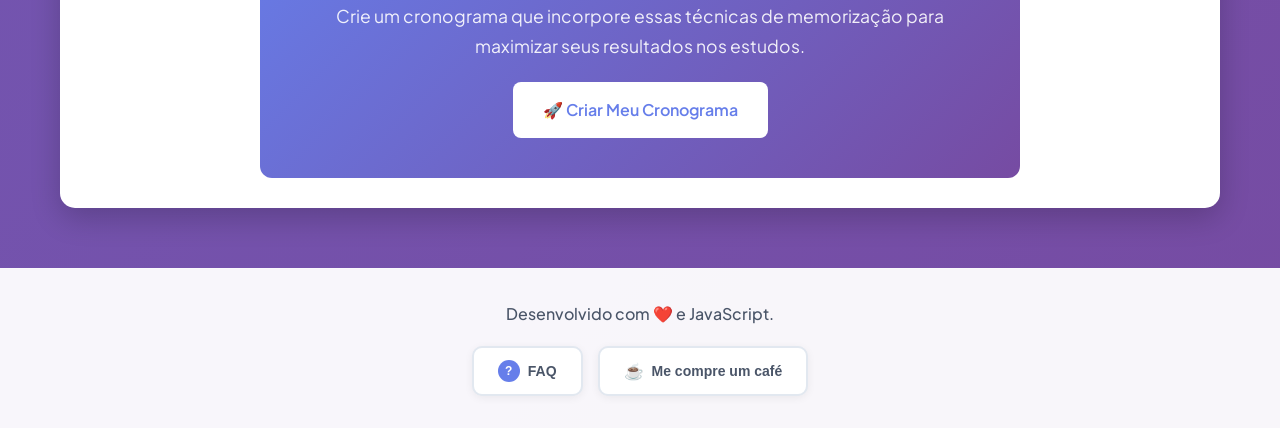
<file: blog/metodos-memorizacao.html>
<!DOCTYPE html>
<html lang="pt-BR">
<head>
    <meta charset="UTF-8">
    <meta name="viewport" content="width=device-width, initial-scale=1.0">
    <title>Métodos de Memorização Cientificamente Comprovados - Blog Cronograma de Estudo</title>
    <meta name="description" content="Explore técnicas de memorização baseadas em neurociência para melhorar sua capacidade de retenção de conteúdo. Métodos comprovados cientificamente.">
    <meta name="keywords" content="memorização, técnicas de estudo, neurociência, retenção conteúdo, métodos memorização">
    <link rel="stylesheet" href="../styles.css">
    <link rel="stylesheet" href="blog.css">
    
    <!-- Favicon -->
    <link rel="icon" type="image/svg+xml" href="../favicon.svg">
    <link rel="icon" type="image/svg+xml" href="../favicon-16x16.svg" sizes="16x16">
    <link rel="apple-touch-icon" href="../favicon.svg">
</head>
<body>
    <div class="container">
        <header class="site-header">
            <div class="brand">
                <img src="../logo.svg" alt="" class="brand-logo" width="52" height="52" aria-hidden="true">
                <div class="brand-text">
                    <h1>Blog — Cronograma de Estudo</h1>
                    <p class="header-subtitle">Dicas e estratégias para otimizar seus estudos</p>
                </div>
            </div>
            <nav class="site-nav">
                <a href="../index.html" class="nav-link">Gerador</a>
                <a href="index.html" class="nav-link active">Blog</a>
            </nav>
        </header>

        <main>
            <div class="blog-content">
                <a href="index.html" class="back-to-blog">← Voltar ao Blog</a>
                
                <article>
                    <div class="article-header">
                        <h1 class="article-title">Métodos de Memorização Cientificamente Comprovados</h1>
                        <div class="article-meta-header">
                            <span>📅 8 de Janeiro de 2025</span>
                            <span>⏱️ 8 minutos de leitura</span>
                            <span>👤 Por Rafaela Carvalho</span>
                        </div>
                    </div>

                    <div class="article-content-page">
                        <p>A memorização eficaz não é sobre decorar informações, mas sobre criar conexões duradouras no cérebro. A neurociência moderna revelou técnicas poderosas que podem transformar sua capacidade de reter e recuperar informações. Neste artigo, você descobrirá métodos baseados em evidências científicas para maximizar sua memória.</p>

                        <h2>Como o Cérebro Armazena Informações</h2>
                        
                        <p>Antes de explorar as técnicas, é importante entender como funciona a memória:</p>
                        
                        <ul>
                            <li><strong>Memória de Curto Prazo:</strong> Armazena informações por segundos ou minutos</li>
                            <li><strong>Memória de Trabalho:</strong> Processa informações ativamente</li>
                            <li><strong>Memória de Longo Prazo:</strong> Armazena informações permanentemente</li>
                        </ul>

                        <div class="highlight-box">
                            <strong>🧠 Neuroplasticidade:</strong> O cérebro pode formar novas conexões neuronais ao longo da vida. Quanto mais você pratica uma técnica, mais forte se torna a conexão neural.
                        </div>

                        <h2>1. Técnica do Espaçamento (Spaced Repetition)</h2>
                        
                        <p>Baseada na "Curva do Esquecimento" de Ebbinghaus, esta técnica é uma das mais eficazes:</p>
                        
                        <h3>Como Funciona:</h3>
                        <ul>
                            <li><strong>Dia 1:</strong> Estude o conteúdo</li>
                            <li><strong>Dia 3:</strong> Revise o conteúdo</li>
                            <li><strong>Dia 7:</strong> Revise novamente</li>
                            <li><strong>Dia 15:</strong> Mais uma revisão</li>
                            <li><strong>Dia 30:</strong> Revisão final</li>
                        </ul>

                        <div class="tip-box">
                            <strong>📊 Evidência:</strong> Estudos mostram que o espaçamento aumenta a retenção em até 200% comparado ao estudo concentrado.
                        </div>

                        <h2>2. Técnica de Elaboração</h2>
                        
                        <p>Conectar novas informações com conhecimento prévio:</p>
                        
                        <h3>Métodos de Elaboração:</h3>
                        <ul>
                            <li><strong>Perguntas "Por quê?":</strong> Explique o motivo por trás de cada fato</li>
                            <li><strong>Conexões:</strong> Relacione com experiências pessoais</li>
                            <li><strong>Analogias:</strong> Compare com conceitos familiares</li>
                            <li><strong>Exemplos:</strong> Crie exemplos próprios além dos dados</li>
                        </ul>

                        <h3>Exemplo Prático:</h3>
                        <div class="highlight-box">
                            <strong>Fato:</strong> A fotossíntese converte luz solar em energia.<br>
                            <strong>Elaboração:</strong> "É como uma usina solar natural. As plantas são painéis solares biológicos que capturam a luz e a transformam em 'combustível' para crescer, assim como painéis solares capturam luz para gerar eletricidade."
                        </div>

                        <h2>3. Técnica de Intercalação</h2>
                        
                        <p>Alternar entre diferentes tipos de problemas ou matérias durante o estudo:</p>
                        
                        <h3>Benefícios:</h3>
                        <ul>
                            <li>Melhora a discriminação entre conceitos</li>
                            <li>Previne a "ilusão de competência"</li>
                            <li>Aumenta a flexibilidade mental</li>
                            <li>Melhora a transferência de conhecimento</li>
                        </ul>

                        <h3>Como Aplicar:</h3>
                        <ul>
                            <li><strong>Matemática:</strong> Misture álgebra, geometria e cálculo</li>
                            <li><strong>História:</strong> Intercale períodos diferentes</li>
                            <li><strong>Ciências:</strong> Alterne entre física, química e biologia</li>
                        </ul>

                        <h2>4. Técnica de Recuperação Ativa</h2>
                        
                        <p>Testar-se ativamente em vez de apenas reler o material:</p>
                        
                        <h3>Métodos de Recuperação:</h3>
                        <ul>
                            <li><strong>Flashcards:</strong> Pergunta de um lado, resposta do outro</li>
                            <li><strong>Testes Práticos:</strong> Simule condições de prova</li>
                            <li><strong>Explicação:</strong> Explique o conteúdo para alguém (ou para si mesmo)</li>
                            <li><strong>Mapas Mentais:</strong> Recrie estruturas de conhecimento</li>
                        </ul>

                        <div class="tip-box">
                            <strong>🎯 Efeito de Teste:</strong> O simples ato de tentar lembrar fortalece a memória mais do que reler passivamente.
                        </div>

                        <h2>5. Técnica de Palácio da Memória</h2>
                        
                        <p>Também conhecida como "Método de Loci", usa associações espaciais:</p>
                        
                        <h3>Passos:</h3>
                        <ol>
                            <li><strong>Escolha um local familiar:</strong> Sua casa, escola, ou rota de trabalho</li>
                            <li><strong>Defina um caminho:</strong> Percorra mentalmente o local</li>
                            <li><strong>Associe informações:</strong> Coloque cada fato em um ponto específico</li>
                            <li><strong>Visualize:</strong> Crie imagens vívidas e bizarras</li>
                            <li><strong>Percorra novamente:</strong> Revise mentalmente o caminho</li>
                        </ol>

                        <h3>Exemplo:</h3>
                        <div class="highlight-box">
                            <strong>Local:</strong> Sua casa<br>
                            <strong>Informações:</strong> Fórmulas de física<br>
                            <strong>Associações:</strong><br>
                            • Porta de entrada = F = ma (força)<br>
                            • Sala de estar = E = mc² (energia)<br>
                            • Cozinha = V = IR (voltagem)
                        </div>

                        <h2>6. Técnica de Codificação Dupla</h2>
                        
                        <p>Processar informações através de múltiplos canais sensoriais:</p>
                        
                        <h3>Canais de Codificação:</h3>
                        <ul>
                            <li><strong>Visual:</strong> Imagens, diagramas, cores</li>
                            <li><strong>Auditivo:</strong> Sons, música, ritmo</li>
                            <li><strong>Cinestésico:</strong> Movimento, gestos, escrita</li>
                            <li><strong>Semântico:</strong> Significado, contexto</li>
                        </ul>

                        <h3>Como Aplicar:</h3>
                        <ul>
                            <li><strong>Desenhe:</strong> Crie diagramas e mapas visuais</li>
                            <li><strong>Fale:</strong> Leia em voz alta ou grave áudios</li>
                            <li><strong>Escreva:</strong> Anote à mão (não digite)</li>
                            <li><strong>Movimente:</strong> Caminhe enquanto estuda</li>
                        </ul>

                        <h2>7. Técnica de Chunking</h2>
                        
                        <p>Agrupar informações em unidades menores e significativas:</p>
                        
                        <h3>Exemplos de Chunking:</h3>
                        <ul>
                            <li><strong>Números:</strong> 1234567890 → 123-456-7890</li>
                            <li><strong>Palavras:</strong> Quebra em sílabas ou prefixos/sufixos</li>
                            <li><strong>Conceitos:</strong> Agrupe por categorias ou temas</li>
                            <li><strong>Sequências:</strong> Divida em etapas lógicas</li>
                        </ul>

                        <h2>8. Técnica de Mnemônicos</h2>
                        
                        <p>Criar dispositivos de memória para informações específicas:</p>
                        
                        <h3>Tipos de Mnemônicos:</h3>
                        <ul>
                            <li><strong>Acrônimos:</strong> ROYGBIV (cores do arco-íris)</li>
                            <li><strong>Acrósticos:</strong> "Minha Vó Tem Muitas Joias" (planetas)</li>
                            <li><strong>Rimas:</strong> "I before E except after C"</li>
                            <li><strong>Histórias:</strong> Crie narrativas com as informações</li>
                        </ul>

                        <h2>9. Técnica de Contexto Variado</h2>
                        
                        <p>Estudar o mesmo conteúdo em diferentes ambientes e situações:</p>
                        
                        <h3>Benefícios:</h3>
                        <ul>
                            <li>Melhora a generalização do conhecimento</li>
                            <li>Reduz dependência de pistas contextuais</li>
                            <li>Aumenta a flexibilidade de aplicação</li>
                        </ul>

                        <h3>Como Aplicar:</h3>
                        <ul>
                            <li>Estude em diferentes locais</li>
                            <li>Varie horários de estudo</li>
                            <li>Use diferentes formatos (livro, vídeo, áudio)</li>
                            <li>Pratique em diferentes estados emocionais</li>
                        </ul>

                        <h2>10. Técnica de Sono Consolidado</h2>
                        
                        <p>O sono é crucial para a consolidação da memória:</p>
                        
                        <h3>Dicas para Sono Eficaz:</h3>
                        <ul>
                            <li><strong>7-9 horas:</strong> Duração ideal para adultos</li>
                            <li><strong>Horário regular:</strong> Durma e acorde no mesmo horário</li>
                            <li><strong>Ambiente escuro:</strong> Elimine luz artificial</li>
                            <li><strong>Sem telas:</strong> Evite dispositivos 1h antes de dormir</li>
                        </ul>

                        <div class="highlight-box">
                            <strong>🌙 Ciência do Sono:</strong> Durante o sono REM, o cérebro reorganiza e consolida memórias, transferindo informações da memória de curto prazo para a de longo prazo.
                        </div>

                        <h2>Implementando as Técnicas</h2>
                        
                        <h3>Estratégia de Implementação:</h3>
                        <ol>
                            <li><strong>Escolha 2-3 técnicas</strong> que mais ressoam com você</li>
                            <li><strong>Pratique por uma semana</strong> antes de adicionar mais</li>
                            <li><strong>Combine técnicas</strong> para efeito sinérgico</li>
                            <li><strong>Monitore resultados</strong> e ajuste conforme necessário</li>
                        </ol>

                        <h3>Exemplo de Combinação:</h3>
                        <div class="tip-box">
                            <strong>Rotina Ideal:</strong><br>
                            1. Estude novo conteúdo (Elaboração)<br>
                            2. Crie flashcards (Recuperação Ativa)<br>
                            3. Revise em intervalos crescentes (Espaçamento)<br>
                            4. Durma adequadamente (Consolidação)<br>
                            5. Teste-se regularmente (Recuperação Ativa)
                        </div>

                        <h2>Erros Comuns na Memorização</h2>
                        
                        <h3>❌ Estudo Passivo</h3>
                        <p>Ler repetidamente sem testar a compreensão.</p>

                        <h3>❌ Ignorar o Sono</h3>
                        <p>Sacrificar horas de sono para estudar mais.</p>

                        <h3>❌ Estudo Concentrado</h3>
                        <p>Estudar tudo de uma vez em vez de espaçar.</p>

                        <h3>❌ Falta de Variedade</h3>
                        <p>Usar apenas uma técnica de memorização.</p>

                        <h2>Ferramentas Digitais para Memorização</h2>
                        
                        <ul>
                            <li><strong>Anki:</strong> Flashcards com espaçamento inteligente</li>
                            <li><strong>Quizlet:</strong> Flashcards e jogos de memorização</li>
                            <li><strong>Memrise:</strong> Cursos com técnicas de espaçamento</li>
                            <li><strong>Forest:</strong> App para manter foco durante estudo</li>
                        </ul>

                        <h2>Conclusão</h2>
                        
                        <p>A memorização eficaz é uma habilidade que pode ser desenvolvida com as técnicas certas. Combine múltiplas estratégias, seja consistente na prática e lembre-se: a qualidade do estudo supera a quantidade. Use essas técnicas científicas para transformar sua capacidade de aprender e reter informações.</p>

                        <div class="blog-cta">
                            <h3>Pronto para aplicar essas técnicas?</h3>
                            <p>Crie um cronograma que incorpore essas técnicas de memorização para maximizar seus resultados nos estudos.</p>
                            <a href="../index.html" class="cta-button">🚀 Criar Meu Cronograma</a>
                        </div>
                    </div>
                </article>
            </div>
        </main>
    </div>

    <footer class="site-footer">
        <div class="footer-content">
            <p class="footer-text">Desenvolvido com ❤️ e JavaScript.</p>
            <div class="footer-buttons">
                <button class="footer-btn faq-btn" onclick="showFAQ()">FAQ</button>
                <button class="footer-btn coffee-btn" onclick="buyCoffee()">Me compre um café</button>
            </div>
        </div>
    </footer>

    <script src="../script.js"></script>
</body>
</html>
</file>
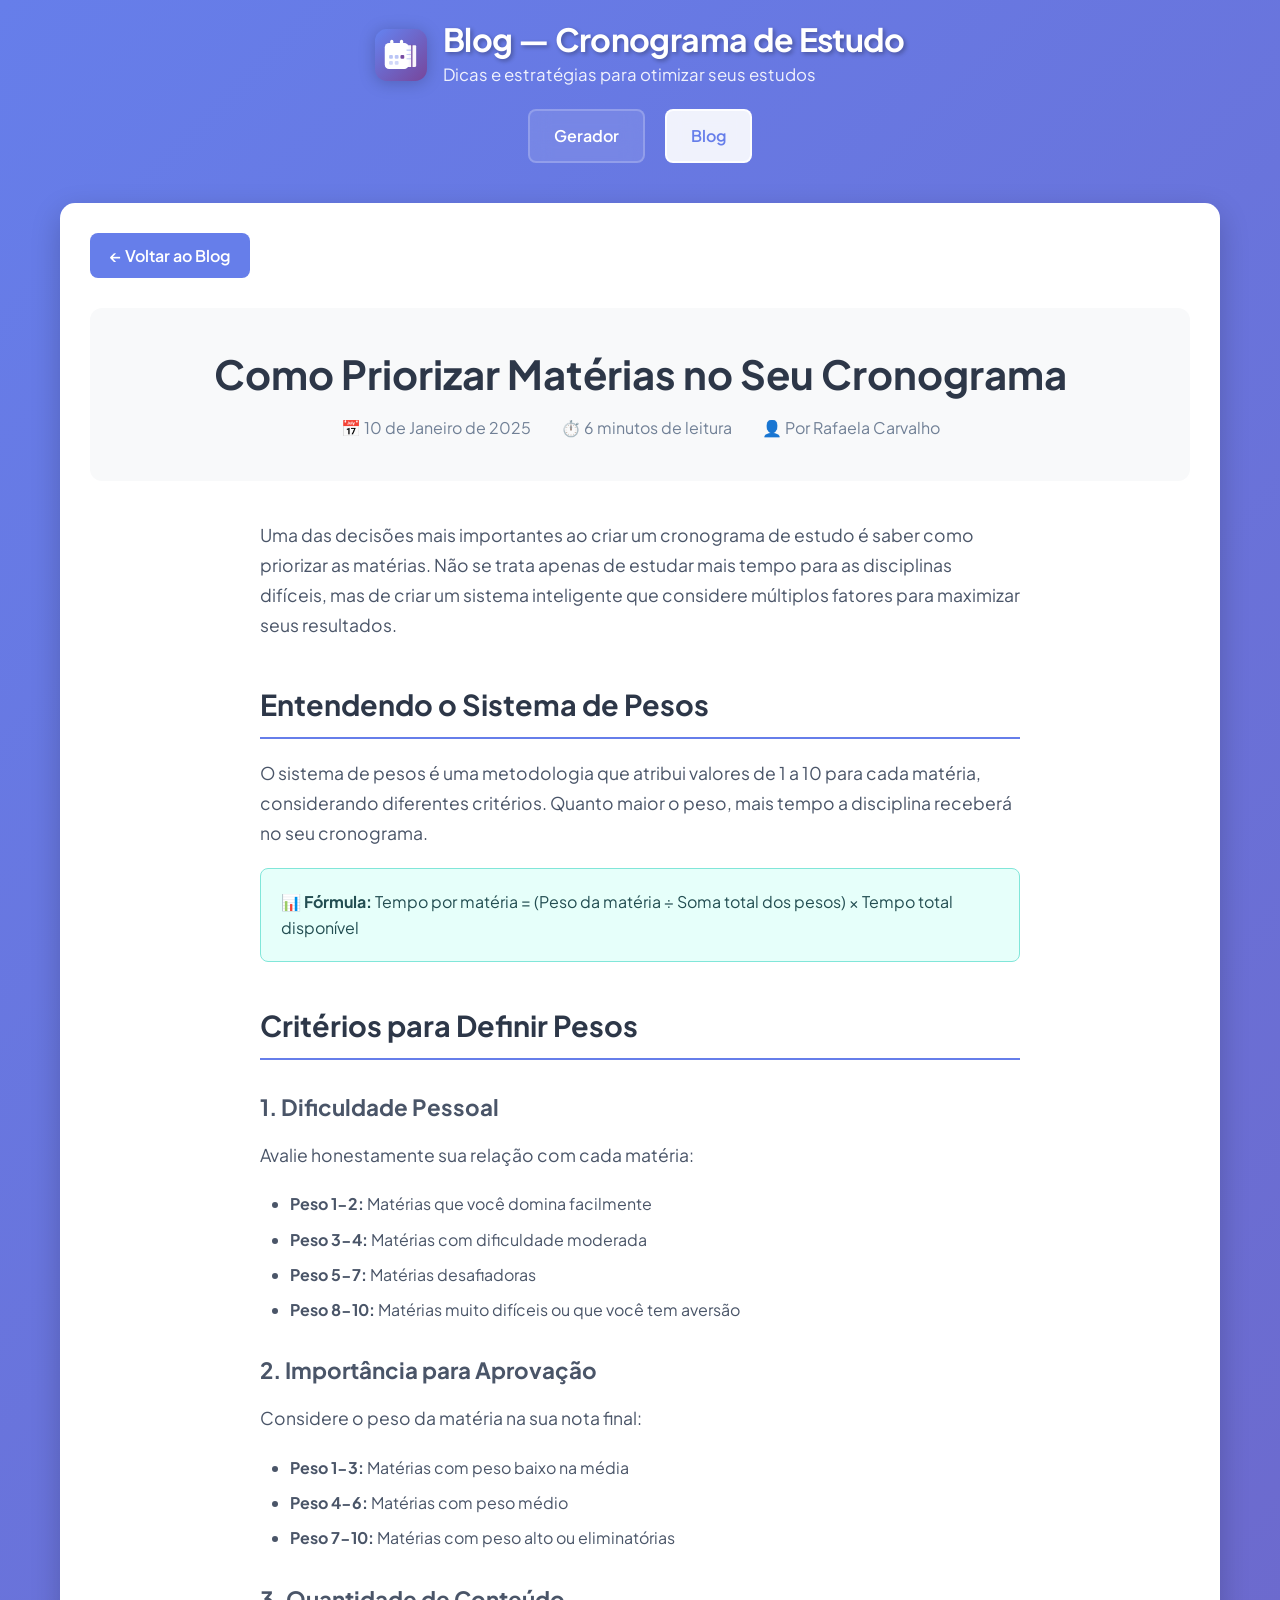
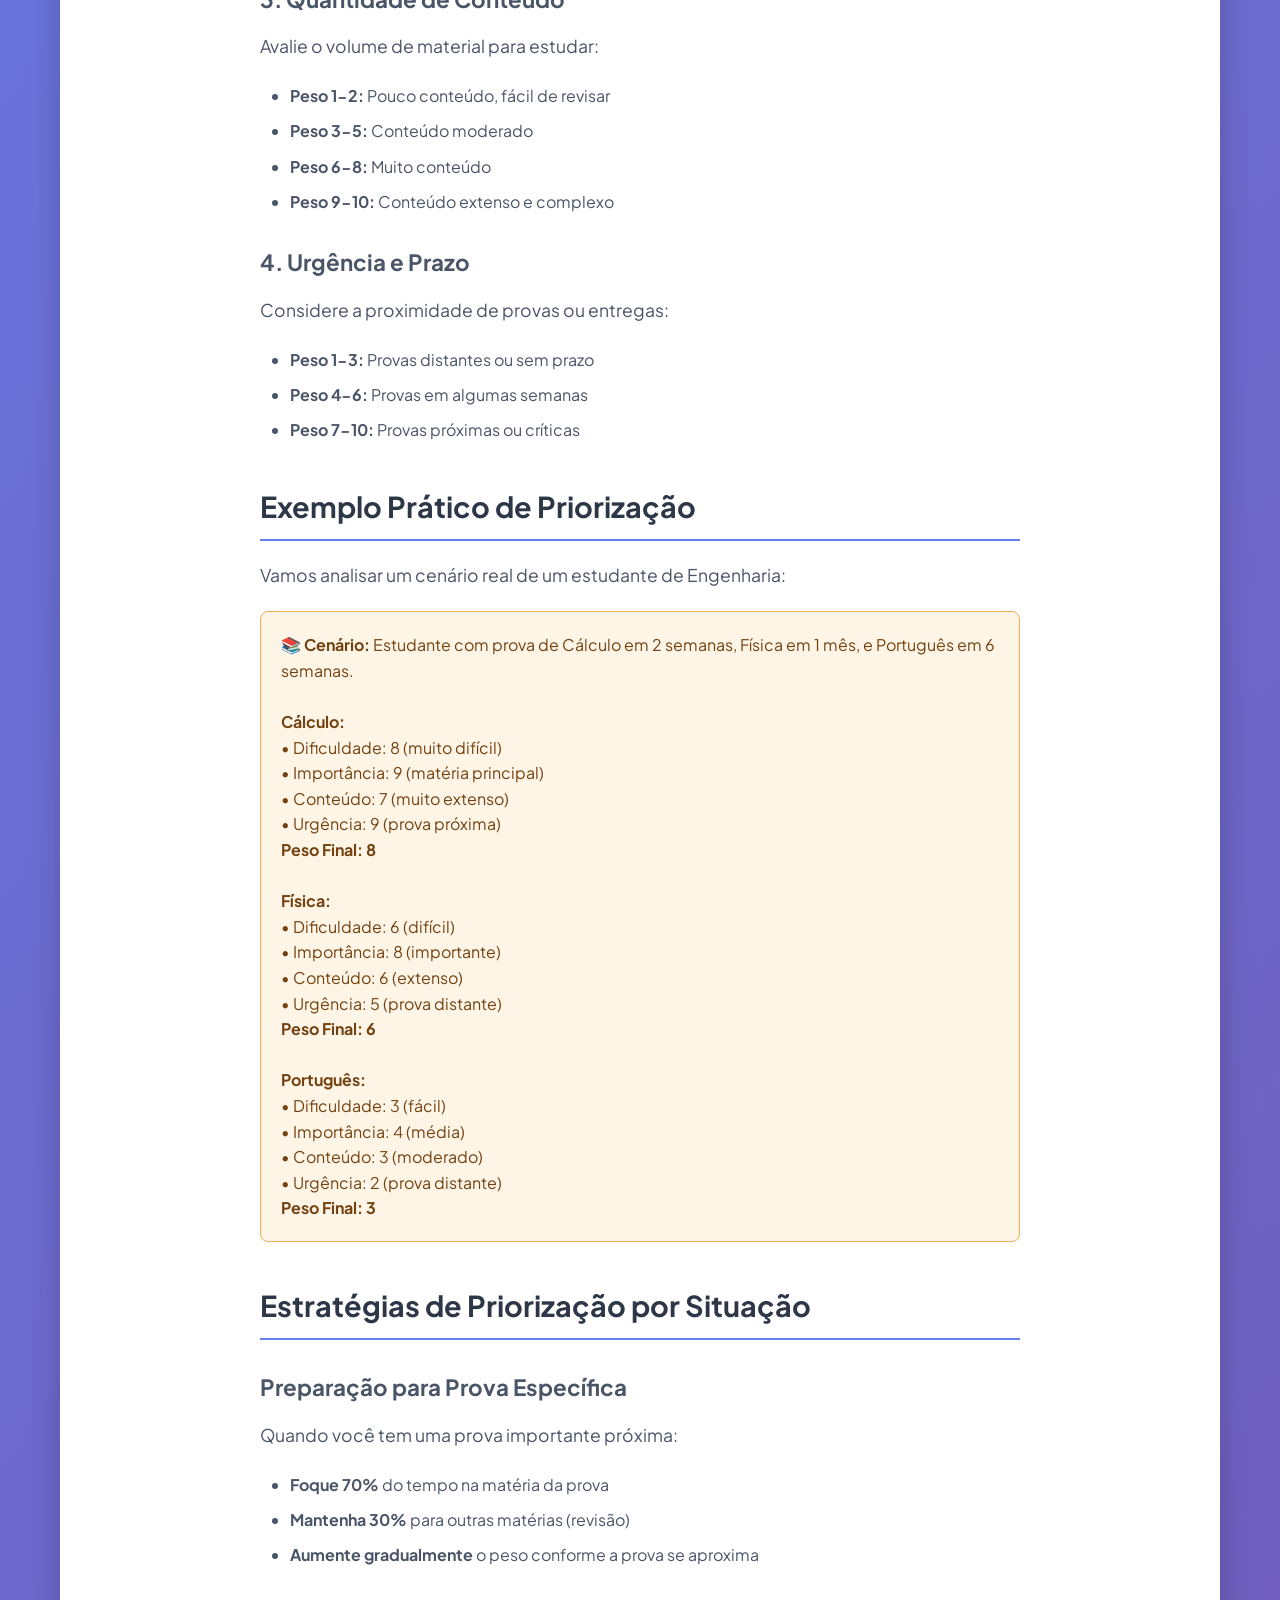
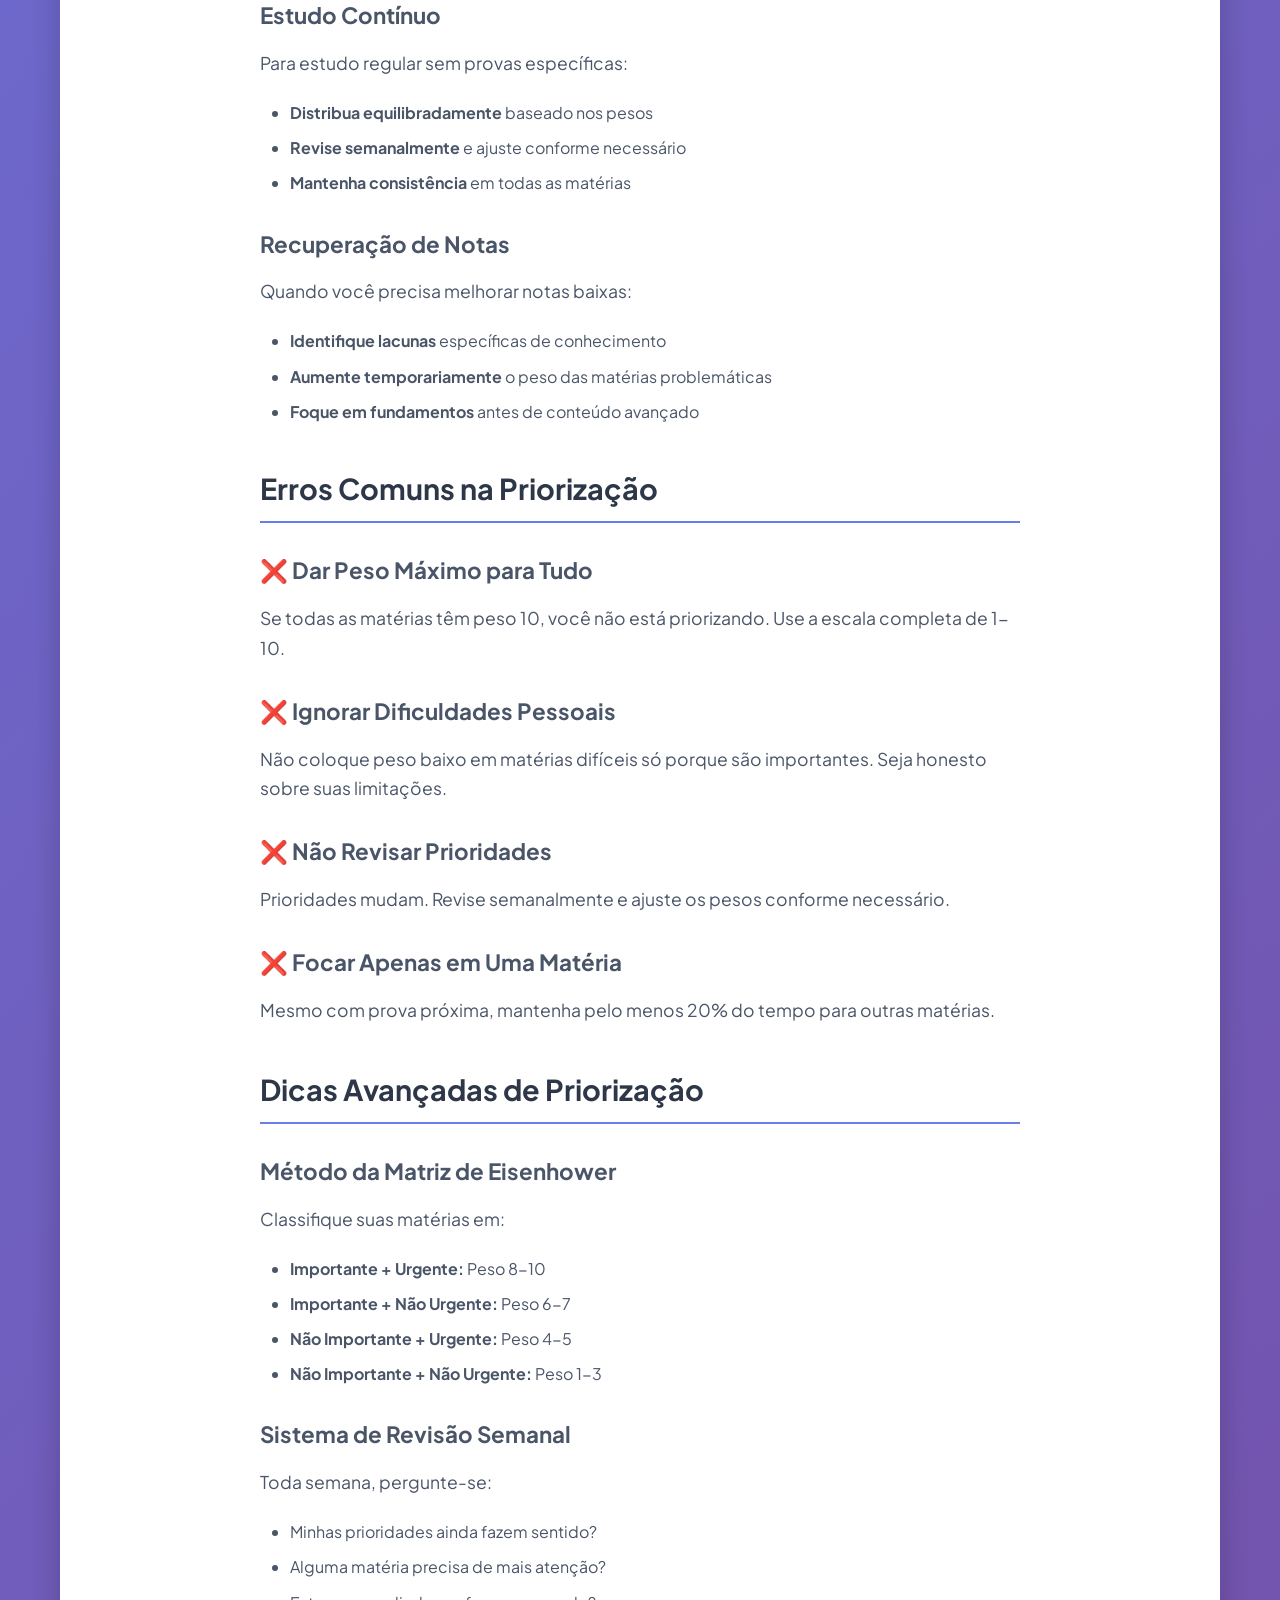
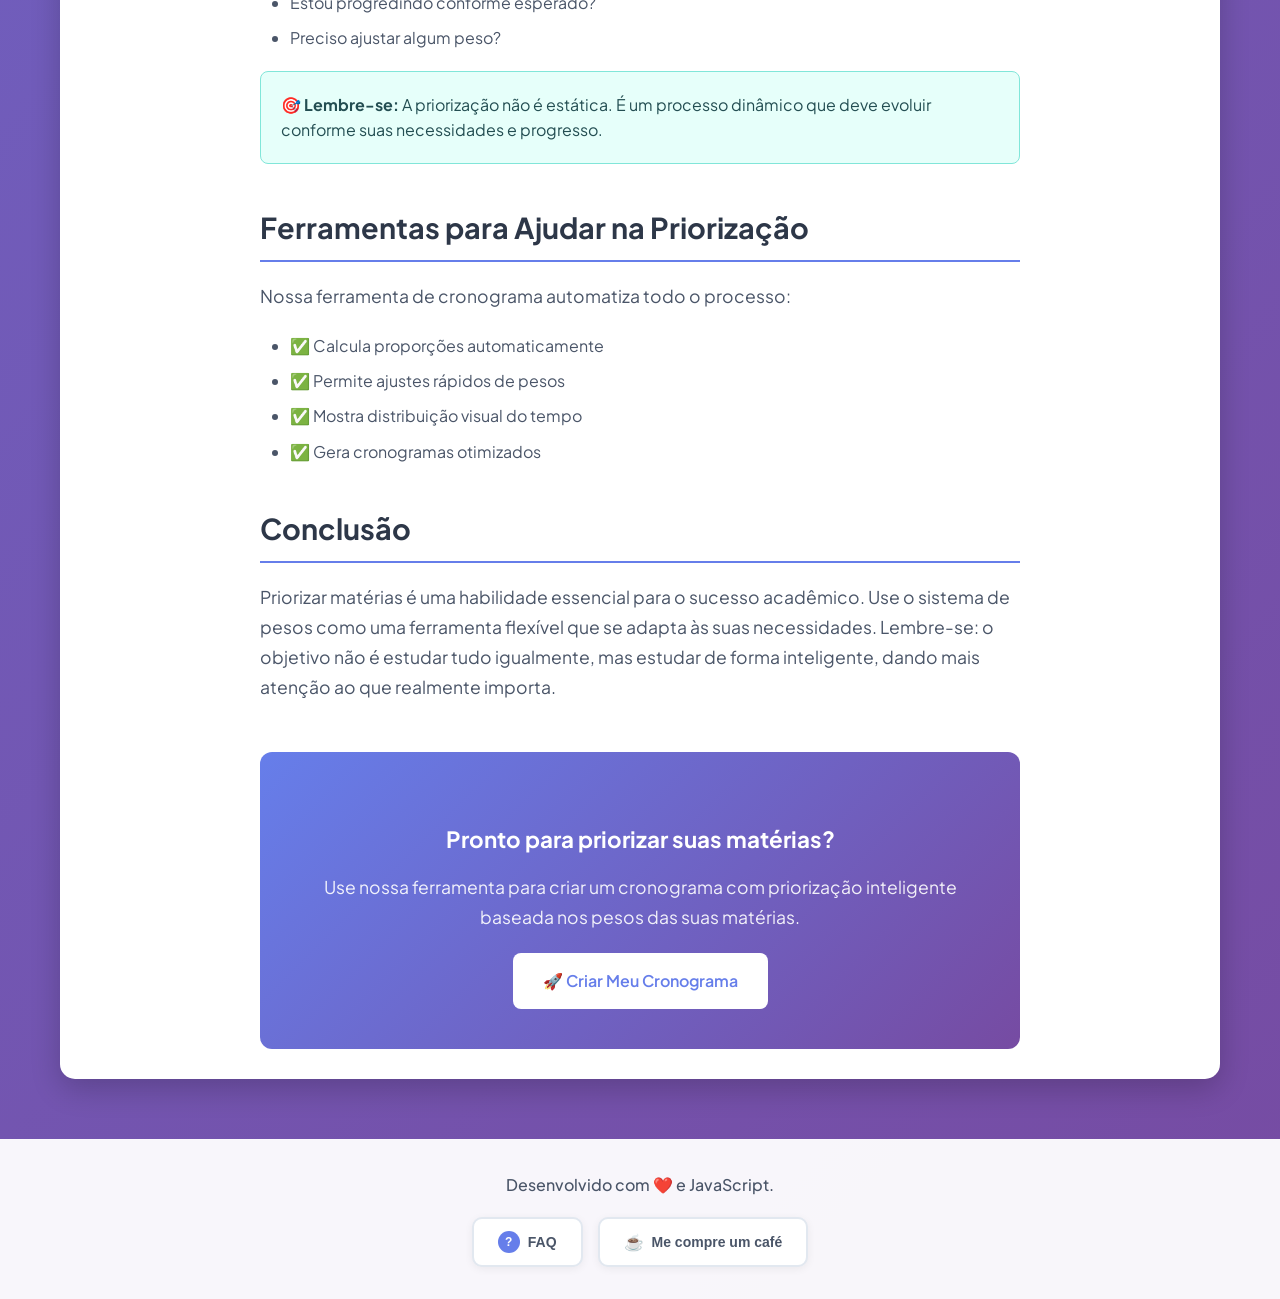
<file: blog/priorizar-materias-estudo.html>
<!DOCTYPE html>
<html lang="pt-BR">
<head>
    <meta charset="UTF-8">
    <meta name="viewport" content="width=device-width, initial-scale=1.0">
    <title>Como Priorizar Matérias no Seu Cronograma - Blog Cronograma de Estudo</title>
    <meta name="description" content="Aprenda como usar o sistema de pesos para priorizar matérias no seu cronograma de estudo. Dicas práticas para dar atenção adequada a cada disciplina.">
    <meta name="keywords" content="priorizar matérias, sistema de pesos, cronograma estudo, organização matérias, dificuldade matérias">
    <link rel="stylesheet" href="../styles.css">
    <link rel="stylesheet" href="blog.css">
    
    <!-- Favicon -->
    <link rel="icon" type="image/svg+xml" href="../favicon.svg">
    <link rel="icon" type="image/svg+xml" href="../favicon-16x16.svg" sizes="16x16">
    <link rel="apple-touch-icon" href="../favicon.svg">
</head>
<body>
    <div class="container">
        <header class="site-header">
            <div class="brand">
                <img src="../logo.svg" alt="" class="brand-logo" width="52" height="52" aria-hidden="true">
                <div class="brand-text">
                    <h1>Blog — Cronograma de Estudo</h1>
                    <p class="header-subtitle">Dicas e estratégias para otimizar seus estudos</p>
                </div>
            </div>
            <nav class="site-nav">
                <a href="../index.html" class="nav-link">Gerador</a>
                <a href="index.html" class="nav-link active">Blog</a>
            </nav>
        </header>

        <main>
            <div class="blog-content">
                <a href="index.html" class="back-to-blog">← Voltar ao Blog</a>
                
                <article>
                    <div class="article-header">
                        <h1 class="article-title">Como Priorizar Matérias no Seu Cronograma</h1>
                        <div class="article-meta-header">
                            <span>📅 10 de Janeiro de 2025</span>
                            <span>⏱️ 6 minutos de leitura</span>
                            <span>👤 Por Rafaela Carvalho</span>
                        </div>
                    </div>

                    <div class="article-content-page">
                        <p>Uma das decisões mais importantes ao criar um cronograma de estudo é saber como priorizar as matérias. Não se trata apenas de estudar mais tempo para as disciplinas difíceis, mas de criar um sistema inteligente que considere múltiplos fatores para maximizar seus resultados.</p>

                        <h2>Entendendo o Sistema de Pesos</h2>
                        
                        <p>O sistema de pesos é uma metodologia que atribui valores de 1 a 10 para cada matéria, considerando diferentes critérios. Quanto maior o peso, mais tempo a disciplina receberá no seu cronograma.</p>

                        <div class="highlight-box">
                            <strong>📊 Fórmula:</strong> Tempo por matéria = (Peso da matéria ÷ Soma total dos pesos) × Tempo total disponível
                        </div>

                        <h2>Critérios para Definir Pesos</h2>
                        
                        <h3>1. Dificuldade Pessoal</h3>
                        <p>Avalie honestamente sua relação com cada matéria:</p>
                        
                        <ul>
                            <li><strong>Peso 1-2:</strong> Matérias que você domina facilmente</li>
                            <li><strong>Peso 3-4:</strong> Matérias com dificuldade moderada</li>
                            <li><strong>Peso 5-7:</strong> Matérias desafiadoras</li>
                            <li><strong>Peso 8-10:</strong> Matérias muito difíceis ou que você tem aversão</li>
                        </ul>

                        <h3>2. Importância para Aprovação</h3>
                        <p>Considere o peso da matéria na sua nota final:</p>
                        
                        <ul>
                            <li><strong>Peso 1-3:</strong> Matérias com peso baixo na média</li>
                            <li><strong>Peso 4-6:</strong> Matérias com peso médio</li>
                            <li><strong>Peso 7-10:</strong> Matérias com peso alto ou eliminatórias</li>
                        </ul>

                        <h3>3. Quantidade de Conteúdo</h3>
                        <p>Avalie o volume de material para estudar:</p>
                        
                        <ul>
                            <li><strong>Peso 1-2:</strong> Pouco conteúdo, fácil de revisar</li>
                            <li><strong>Peso 3-5:</strong> Conteúdo moderado</li>
                            <li><strong>Peso 6-8:</strong> Muito conteúdo</li>
                            <li><strong>Peso 9-10:</strong> Conteúdo extenso e complexo</li>
                        </ul>

                        <h3>4. Urgência e Prazo</h3>
                        <p>Considere a proximidade de provas ou entregas:</p>
                        
                        <ul>
                            <li><strong>Peso 1-3:</strong> Provas distantes ou sem prazo</li>
                            <li><strong>Peso 4-6:</strong> Provas em algumas semanas</li>
                            <li><strong>Peso 7-10:</strong> Provas próximas ou críticas</li>
                        </ul>

                        <h2>Exemplo Prático de Priorização</h2>
                        
                        <p>Vamos analisar um cenário real de um estudante de Engenharia:</p>

                        <div class="tip-box">
                            <strong>📚 Cenário:</strong> Estudante com prova de Cálculo em 2 semanas, Física em 1 mês, e Português em 6 semanas.<br><br>
                            
                            <strong>Cálculo:</strong><br>
                            • Dificuldade: 8 (muito difícil)<br>
                            • Importância: 9 (matéria principal)<br>
                            • Conteúdo: 7 (muito extenso)<br>
                            • Urgência: 9 (prova próxima)<br>
                            <strong>Peso Final: 8</strong><br><br>
                            
                            <strong>Física:</strong><br>
                            • Dificuldade: 6 (difícil)<br>
                            • Importância: 8 (importante)<br>
                            • Conteúdo: 6 (extenso)<br>
                            • Urgência: 5 (prova distante)<br>
                            <strong>Peso Final: 6</strong><br><br>
                            
                            <strong>Português:</strong><br>
                            • Dificuldade: 3 (fácil)<br>
                            • Importância: 4 (média)<br>
                            • Conteúdo: 3 (moderado)<br>
                            • Urgência: 2 (prova distante)<br>
                            <strong>Peso Final: 3</strong>
                        </div>

                        <h2>Estratégias de Priorização por Situação</h2>
                        
                        <h3>Preparação para Prova Específica</h3>
                        <p>Quando você tem uma prova importante próxima:</p>
                        
                        <ul>
                            <li><strong>Foque 70%</strong> do tempo na matéria da prova</li>
                            <li><strong>Mantenha 30%</strong> para outras matérias (revisão)</li>
                            <li><strong>Aumente gradualmente</strong> o peso conforme a prova se aproxima</li>
                        </ul>

                        <h3>Estudo Contínuo</h3>
                        <p>Para estudo regular sem provas específicas:</p>
                        
                        <ul>
                            <li><strong>Distribua equilibradamente</strong> baseado nos pesos</li>
                            <li><strong>Revise semanalmente</strong> e ajuste conforme necessário</li>
                            <li><strong>Mantenha consistência</strong> em todas as matérias</li>
                        </ul>

                        <h3>Recuperação de Notas</h3>
                        <p>Quando você precisa melhorar notas baixas:</p>
                        
                        <ul>
                            <li><strong>Identifique lacunas</strong> específicas de conhecimento</li>
                            <li><strong>Aumente temporariamente</strong> o peso das matérias problemáticas</li>
                            <li><strong>Foque em fundamentos</strong> antes de conteúdo avançado</li>
                        </ul>

                        <h2>Erros Comuns na Priorização</h2>
                        
                        <h3>❌ Dar Peso Máximo para Tudo</h3>
                        <p>Se todas as matérias têm peso 10, você não está priorizando. Use a escala completa de 1-10.</p>

                        <h3>❌ Ignorar Dificuldades Pessoais</h3>
                        <p>Não coloque peso baixo em matérias difíceis só porque são importantes. Seja honesto sobre suas limitações.</p>

                        <h3>❌ Não Revisar Prioridades</h3>
                        <p>Prioridades mudam. Revise semanalmente e ajuste os pesos conforme necessário.</p>

                        <h3>❌ Focar Apenas em Uma Matéria</h3>
                        <p>Mesmo com prova próxima, mantenha pelo menos 20% do tempo para outras matérias.</p>

                        <h2>Dicas Avançadas de Priorização</h2>
                        
                        <h3>Método da Matriz de Eisenhower</h3>
                        <p>Classifique suas matérias em:</p>
                        
                        <ul>
                            <li><strong>Importante + Urgente:</strong> Peso 8-10</li>
                            <li><strong>Importante + Não Urgente:</strong> Peso 6-7</li>
                            <li><strong>Não Importante + Urgente:</strong> Peso 4-5</li>
                            <li><strong>Não Importante + Não Urgente:</strong> Peso 1-3</li>
                        </ul>

                        <h3>Sistema de Revisão Semanal</h3>
                        <p>Toda semana, pergunte-se:</p>
                        
                        <ul>
                            <li>Minhas prioridades ainda fazem sentido?</li>
                            <li>Alguma matéria precisa de mais atenção?</li>
                            <li>Estou progredindo conforme esperado?</li>
                            <li>Preciso ajustar algum peso?</li>
                        </ul>

                        <div class="highlight-box">
                            <strong>🎯 Lembre-se:</strong> A priorização não é estática. É um processo dinâmico que deve evoluir conforme suas necessidades e progresso.
                        </div>

                        <h2>Ferramentas para Ajudar na Priorização</h2>
                        
                        <p>Nossa ferramenta de cronograma automatiza todo o processo:</p>
                        
                        <ul>
                            <li>✅ Calcula proporções automaticamente</li>
                            <li>✅ Permite ajustes rápidos de pesos</li>
                            <li>✅ Mostra distribuição visual do tempo</li>
                            <li>✅ Gera cronogramas otimizados</li>
                        </ul>

                        <h2>Conclusão</h2>
                        
                        <p>Priorizar matérias é uma habilidade essencial para o sucesso acadêmico. Use o sistema de pesos como uma ferramenta flexível que se adapta às suas necessidades. Lembre-se: o objetivo não é estudar tudo igualmente, mas estudar de forma inteligente, dando mais atenção ao que realmente importa.</p>

                        <div class="blog-cta">
                            <h3>Pronto para priorizar suas matérias?</h3>
                            <p>Use nossa ferramenta para criar um cronograma com priorização inteligente baseada nos pesos das suas matérias.</p>
                            <a href="../index.html" class="cta-button">🚀 Criar Meu Cronograma</a>
                        </div>
                    </div>
                </article>
            </div>
        </main>
    </div>

    <footer class="site-footer">
        <div class="footer-content">
            <p class="footer-text">Desenvolvido com ❤️ e JavaScript.</p>
            <div class="footer-buttons">
                <button class="footer-btn faq-btn" onclick="showFAQ()">FAQ</button>
                <button class="footer-btn coffee-btn" onclick="buyCoffee()">Me compre um café</button>
            </div>
        </div>
    </footer>

    <script src="../script.js"></script>
</body>
</html>
</file>
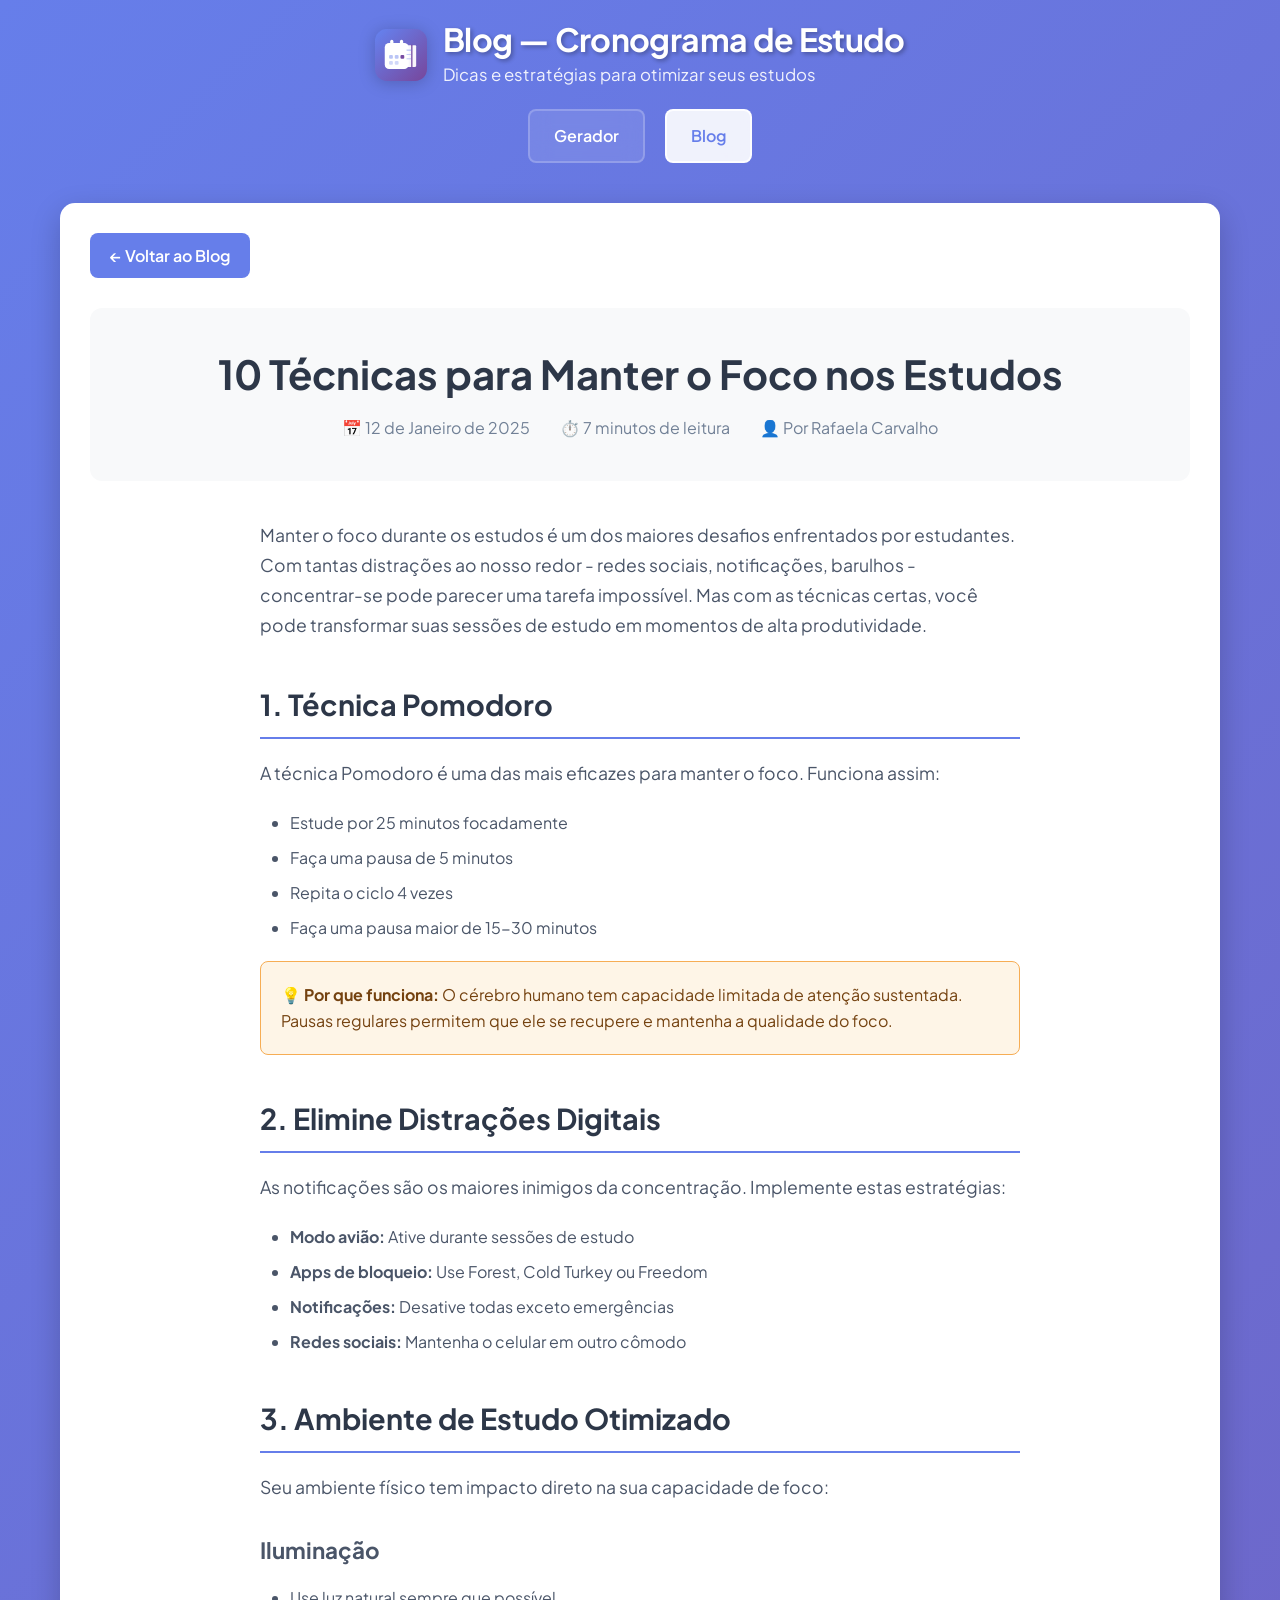
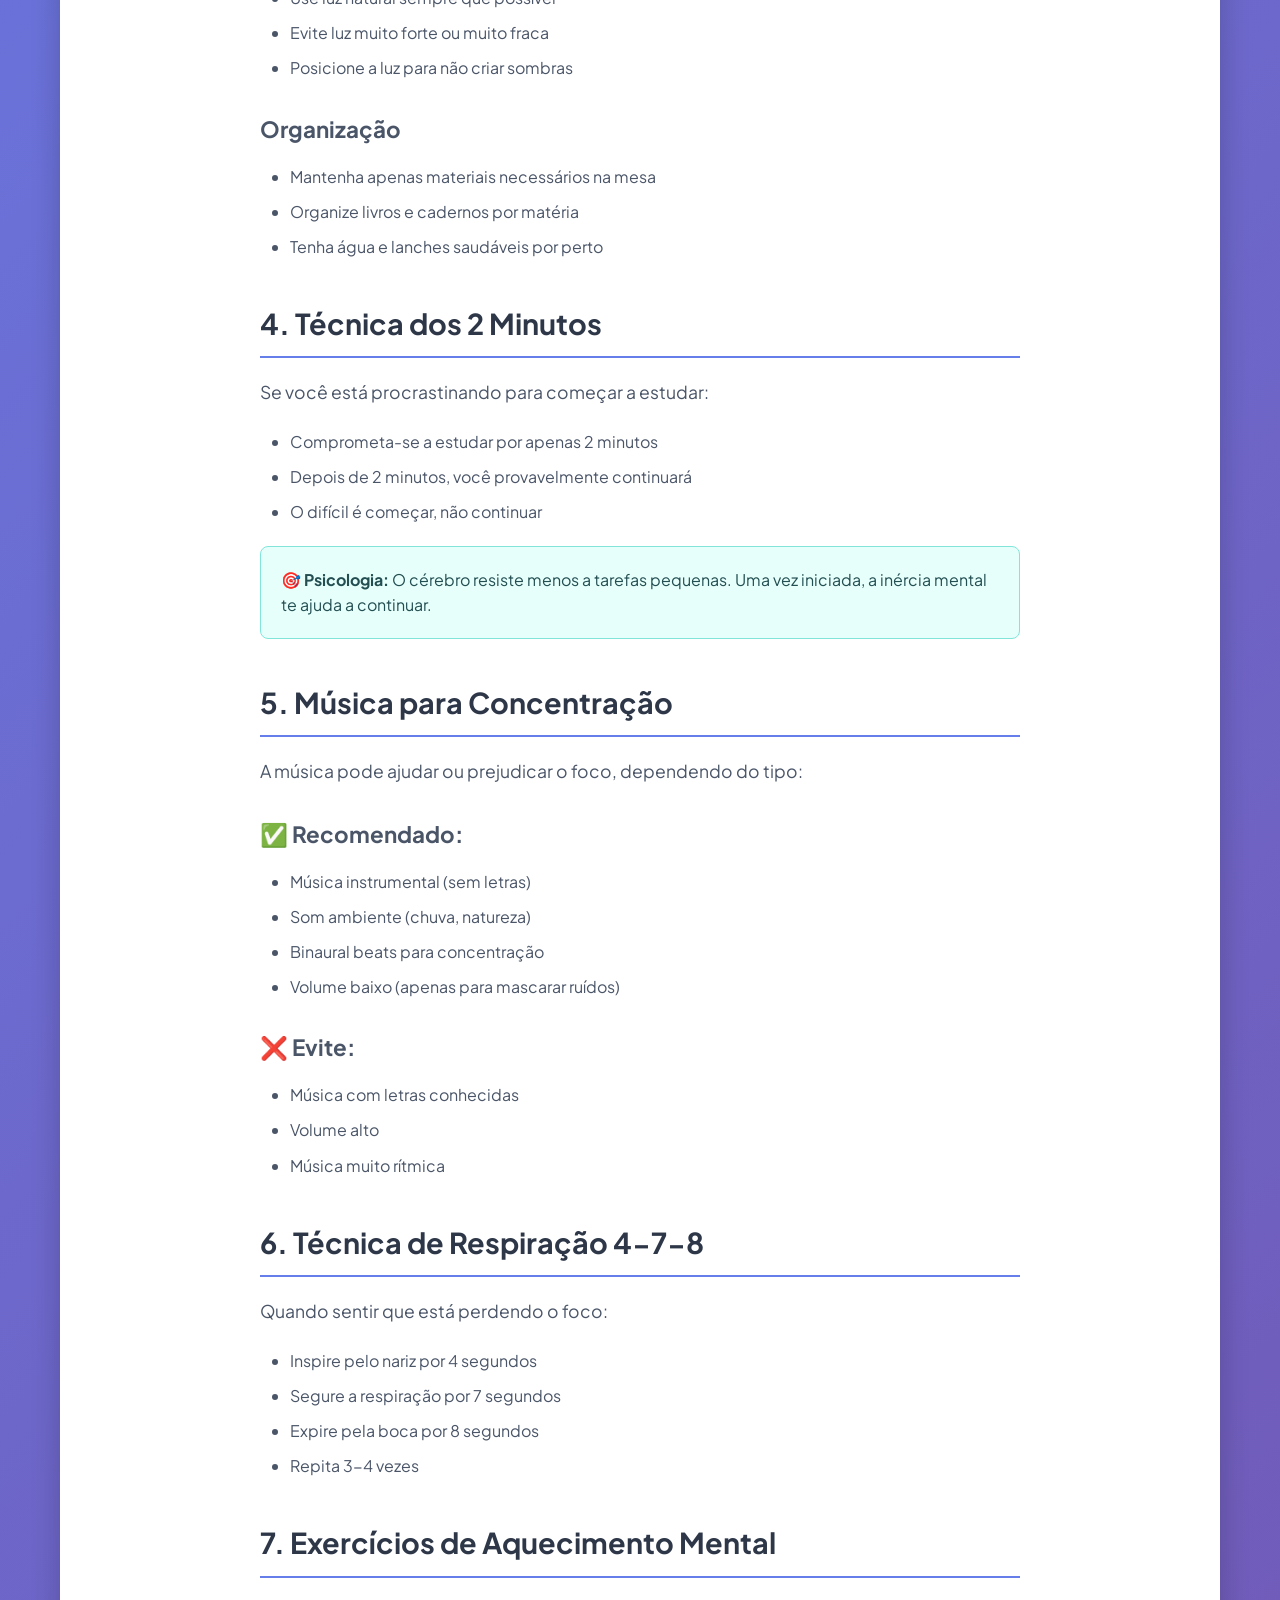
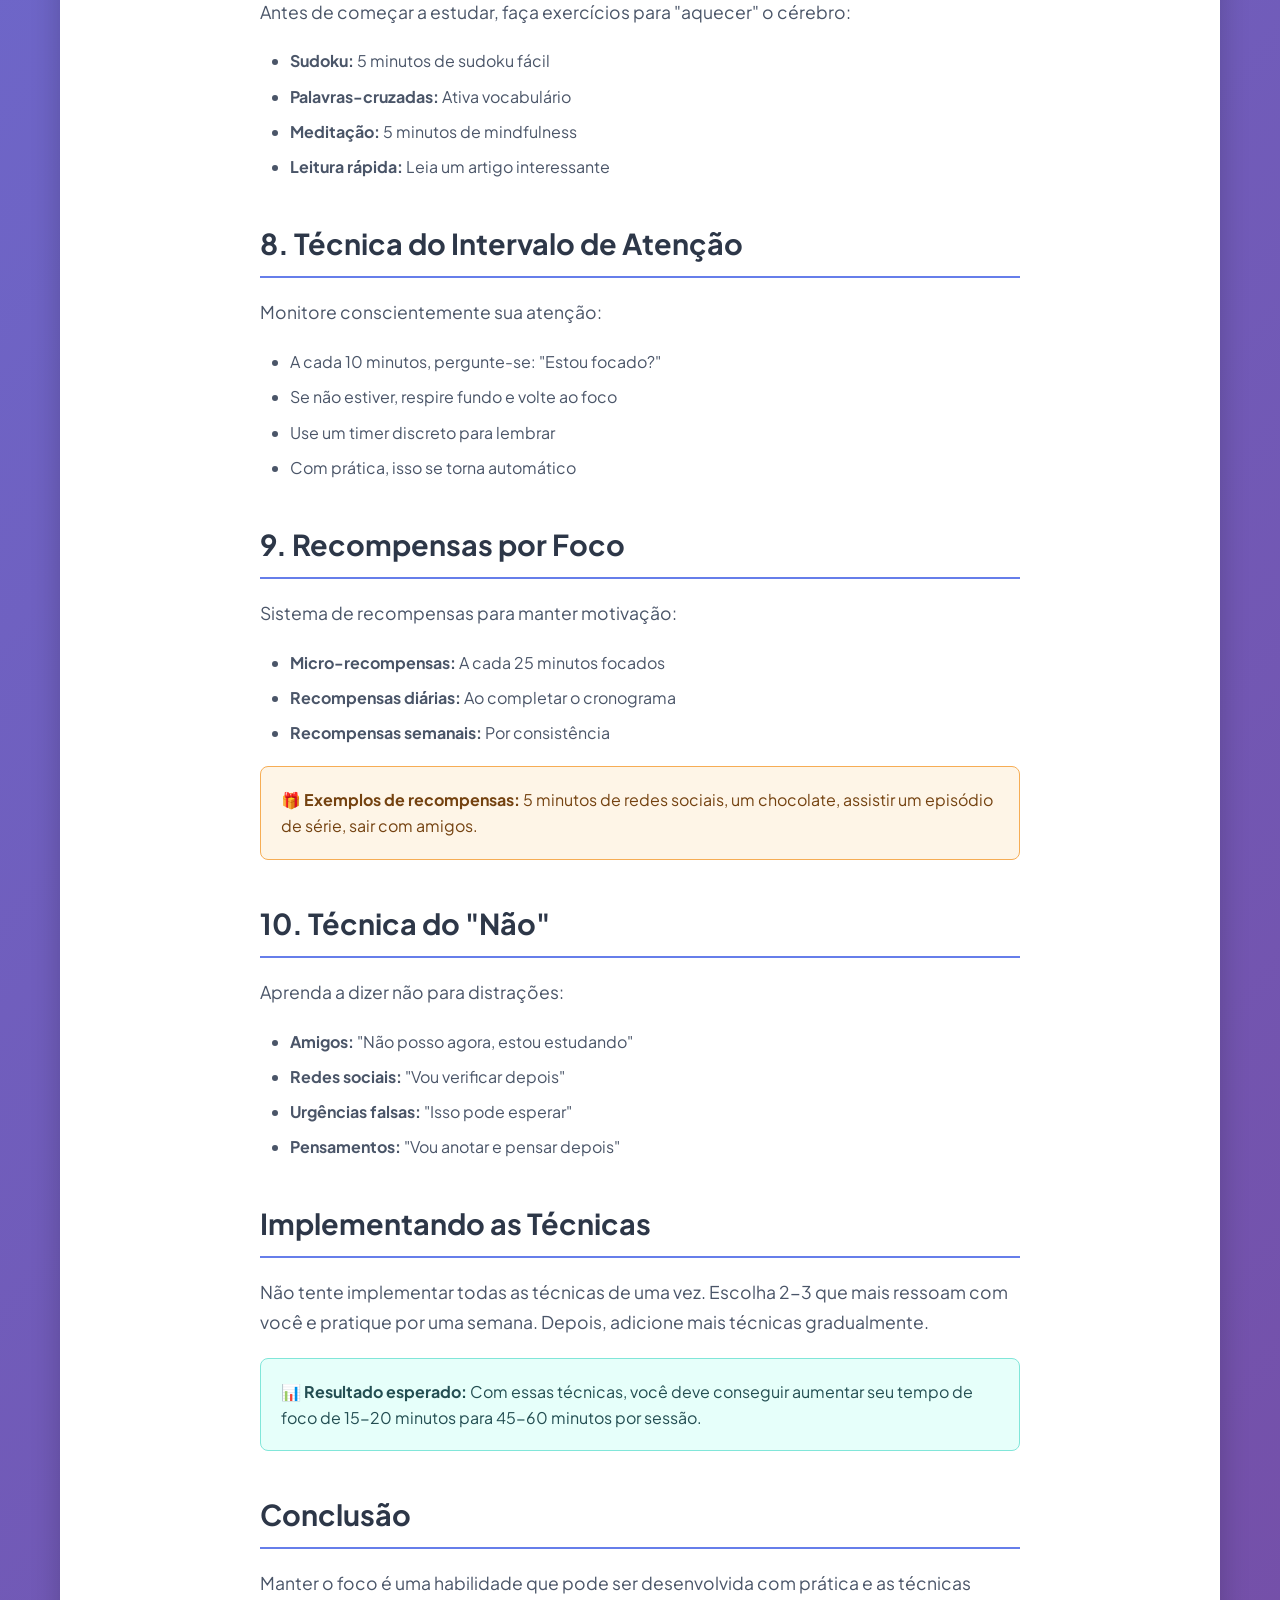
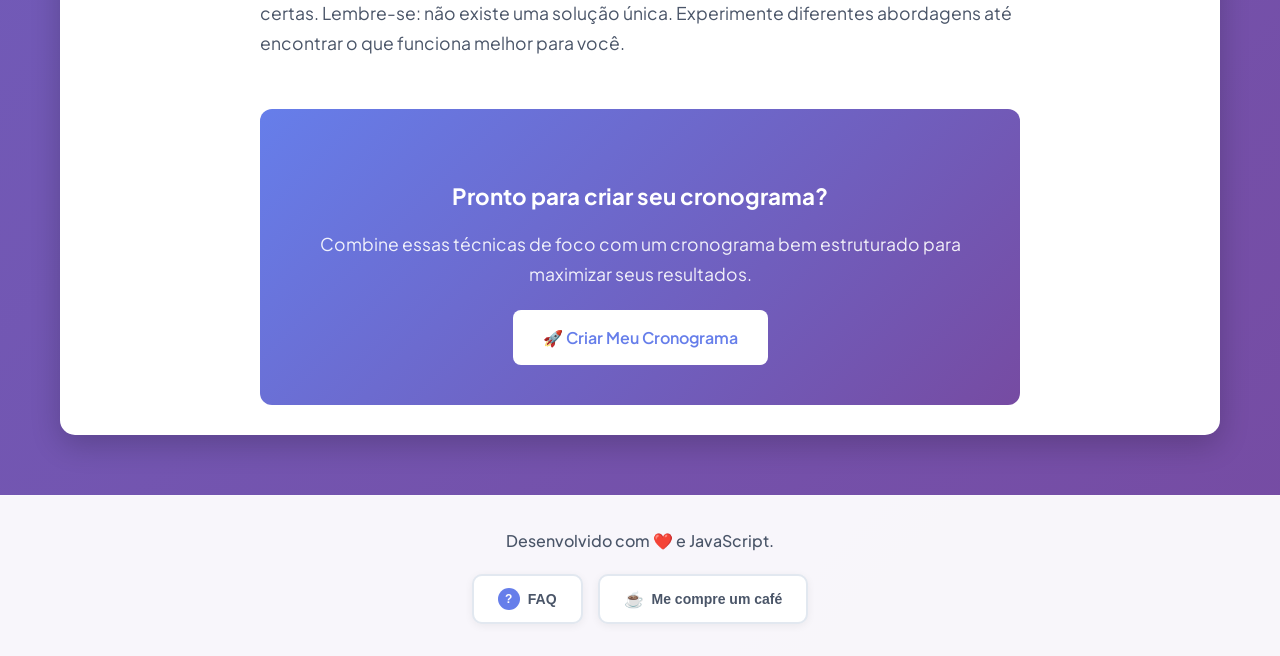
<file: blog/tecnicas-foco-estudos.html>
<!DOCTYPE html>
<html lang="pt-BR">
<head>
    <meta charset="UTF-8">
    <meta name="viewport" content="width=device-width, initial-scale=1.0">
    <title>10 Técnicas para Manter o Foco nos Estudos - Blog Cronograma de Estudo</title>
    <meta name="description" content="Descubra 10 técnicas comprovadas para eliminar distrações e manter a concentração durante suas sessões de estudo. Métodos baseados em neurociência.">
    <meta name="keywords" content="foco nos estudos, concentração, técnicas de estudo, produtividade, eliminar distrações">
    <link rel="stylesheet" href="../styles.css">
    <link rel="stylesheet" href="blog.css">
    
    <!-- Favicon -->
    <link rel="icon" type="image/svg+xml" href="../favicon.svg">
    <link rel="icon" type="image/svg+xml" href="../favicon-16x16.svg" sizes="16x16">
    <link rel="apple-touch-icon" href="../favicon.svg">
</head>
<body>
    <div class="container">
        <header class="site-header">
            <div class="brand">
                <img src="../logo.svg" alt="" class="brand-logo" width="52" height="52" aria-hidden="true">
                <div class="brand-text">
                    <h1>Blog — Cronograma de Estudo</h1>
                    <p class="header-subtitle">Dicas e estratégias para otimizar seus estudos</p>
                </div>
            </div>
            <nav class="site-nav">
                <a href="../index.html" class="nav-link">Gerador</a>
                <a href="index.html" class="nav-link active">Blog</a>
            </nav>
        </header>

        <main>
            <div class="blog-content">
                <a href="index.html" class="back-to-blog">← Voltar ao Blog</a>
                
                <article>
                    <div class="article-header">
                        <h1 class="article-title">10 Técnicas para Manter o Foco nos Estudos</h1>
                        <div class="article-meta-header">
                            <span>📅 12 de Janeiro de 2025</span>
                            <span>⏱️ 7 minutos de leitura</span>
                            <span>👤 Por Rafaela Carvalho</span>
                        </div>
                    </div>

                    <div class="article-content-page">
                        <p>Manter o foco durante os estudos é um dos maiores desafios enfrentados por estudantes. Com tantas distrações ao nosso redor - redes sociais, notificações, barulhos - concentrar-se pode parecer uma tarefa impossível. Mas com as técnicas certas, você pode transformar suas sessões de estudo em momentos de alta produtividade.</p>

                        <h2>1. Técnica Pomodoro</h2>
                        
                        <p>A técnica Pomodoro é uma das mais eficazes para manter o foco. Funciona assim:</p>
                        
                        <ul>
                            <li>Estude por 25 minutos focadamente</li>
                            <li>Faça uma pausa de 5 minutos</li>
                            <li>Repita o ciclo 4 vezes</li>
                            <li>Faça uma pausa maior de 15-30 minutos</li>
                        </ul>

                        <div class="tip-box">
                            <strong>💡 Por que funciona:</strong> O cérebro humano tem capacidade limitada de atenção sustentada. Pausas regulares permitem que ele se recupere e mantenha a qualidade do foco.
                        </div>

                        <h2>2. Elimine Distrações Digitais</h2>
                        
                        <p>As notificações são os maiores inimigos da concentração. Implemente estas estratégias:</p>
                        
                        <ul>
                            <li><strong>Modo avião:</strong> Ative durante sessões de estudo</li>
                            <li><strong>Apps de bloqueio:</strong> Use Forest, Cold Turkey ou Freedom</li>
                            <li><strong>Notificações:</strong> Desative todas exceto emergências</li>
                            <li><strong>Redes sociais:</strong> Mantenha o celular em outro cômodo</li>
                        </ul>

                        <h2>3. Ambiente de Estudo Otimizado</h2>
                        
                        <p>Seu ambiente físico tem impacto direto na sua capacidade de foco:</p>
                        
                        <h3>Iluminação</h3>
                        <ul>
                            <li>Use luz natural sempre que possível</li>
                            <li>Evite luz muito forte ou muito fraca</li>
                            <li>Posicione a luz para não criar sombras</li>
                        </ul>

                        <h3>Organização</h3>
                        <ul>
                            <li>Mantenha apenas materiais necessários na mesa</li>
                            <li>Organize livros e cadernos por matéria</li>
                            <li>Tenha água e lanches saudáveis por perto</li>
                        </ul>

                        <h2>4. Técnica dos 2 Minutos</h2>
                        
                        <p>Se você está procrastinando para começar a estudar:</p>
                        
                        <ul>
                            <li>Comprometa-se a estudar por apenas 2 minutos</li>
                            <li>Depois de 2 minutos, você provavelmente continuará</li>
                            <li>O difícil é começar, não continuar</li>
                        </ul>

                        <div class="highlight-box">
                            <strong>🎯 Psicologia:</strong> O cérebro resiste menos a tarefas pequenas. Uma vez iniciada, a inércia mental te ajuda a continuar.
                        </div>

                        <h2>5. Música para Concentração</h2>
                        
                        <p>A música pode ajudar ou prejudicar o foco, dependendo do tipo:</p>
                        
                        <h3>✅ Recomendado:</h3>
                        <ul>
                            <li>Música instrumental (sem letras)</li>
                            <li>Som ambiente (chuva, natureza)</li>
                            <li>Binaural beats para concentração</li>
                            <li>Volume baixo (apenas para mascarar ruídos)</li>
                        </ul>

                        <h3>❌ Evite:</h3>
                        <ul>
                            <li>Música com letras conhecidas</li>
                            <li>Volume alto</li>
                            <li>Música muito rítmica</li>
                        </ul>

                        <h2>6. Técnica de Respiração 4-7-8</h2>
                        
                        <p>Quando sentir que está perdendo o foco:</p>
                        
                        <ul>
                            <li>Inspire pelo nariz por 4 segundos</li>
                            <li>Segure a respiração por 7 segundos</li>
                            <li>Expire pela boca por 8 segundos</li>
                            <li>Repita 3-4 vezes</li>
                        </ul>

                        <h2>7. Exercícios de Aquecimento Mental</h2>
                        
                        <p>Antes de começar a estudar, faça exercícios para "aquecer" o cérebro:</p>
                        
                        <ul>
                            <li><strong>Sudoku:</strong> 5 minutos de sudoku fácil</li>
                            <li><strong>Palavras-cruzadas:</strong> Ativa vocabulário</li>
                            <li><strong>Meditação:</strong> 5 minutos de mindfulness</li>
                            <li><strong>Leitura rápida:</strong> Leia um artigo interessante</li>
                        </ul>

                        <h2>8. Técnica do Intervalo de Atenção</h2>
                        
                        <p>Monitore conscientemente sua atenção:</p>
                        
                        <ul>
                            <li>A cada 10 minutos, pergunte-se: "Estou focado?"</li>
                            <li>Se não estiver, respire fundo e volte ao foco</li>
                            <li>Use um timer discreto para lembrar</li>
                            <li>Com prática, isso se torna automático</li>
                        </ul>

                        <h2>9. Recompensas por Foco</h2>
                        
                        <p>Sistema de recompensas para manter motivação:</p>
                        
                        <ul>
                            <li><strong>Micro-recompensas:</strong> A cada 25 minutos focados</li>
                            <li><strong>Recompensas diárias:</strong> Ao completar o cronograma</li>
                            <li><strong>Recompensas semanais:</strong> Por consistência</li>
                        </ul>

                        <div class="tip-box">
                            <strong>🎁 Exemplos de recompensas:</strong> 5 minutos de redes sociais, um chocolate, assistir um episódio de série, sair com amigos.
                        </div>

                        <h2>10. Técnica do "Não"</h2>
                        
                        <p>Aprenda a dizer não para distrações:</p>
                        
                        <ul>
                            <li><strong>Amigos:</strong> "Não posso agora, estou estudando"</li>
                            <li><strong>Redes sociais:</strong> "Vou verificar depois"</li>
                            <li><strong>Urgências falsas:</strong> "Isso pode esperar"</li>
                            <li><strong>Pensamentos:</strong> "Vou anotar e pensar depois"</li>
                        </ul>

                        <h2>Implementando as Técnicas</h2>
                        
                        <p>Não tente implementar todas as técnicas de uma vez. Escolha 2-3 que mais ressoam com você e pratique por uma semana. Depois, adicione mais técnicas gradualmente.</p>

                        <div class="highlight-box">
                            <strong>📊 Resultado esperado:</strong> Com essas técnicas, você deve conseguir aumentar seu tempo de foco de 15-20 minutos para 45-60 minutos por sessão.
                        </div>

                        <h2>Conclusão</h2>
                        
                        <p>Manter o foco é uma habilidade que pode ser desenvolvida com prática e as técnicas certas. Lembre-se: não existe uma solução única. Experimente diferentes abordagens até encontrar o que funciona melhor para você.</p>

                        <div class="blog-cta">
                            <h3>Pronto para criar seu cronograma?</h3>
                            <p>Combine essas técnicas de foco com um cronograma bem estruturado para maximizar seus resultados.</p>
                            <a href="../index.html" class="cta-button">🚀 Criar Meu Cronograma</a>
                        </div>
                    </div>
                </article>
            </div>
        </main>
    </div>

    <footer class="site-footer">
        <div class="footer-content">
            <p class="footer-text">Desenvolvido com ❤️ e JavaScript.</p>
            <div class="footer-buttons">
                <button class="footer-btn faq-btn" onclick="showFAQ()">FAQ</button>
                <button class="footer-btn coffee-btn" onclick="buyCoffee()">Me compre um café</button>
            </div>
        </div>
    </footer>

    <script src="../script.js"></script>
</body>
</html>
</file>
<file: styles.css>
@import url('https://fonts.googleapis.com/css2?family=Plus+Jakarta+Sans:wght@400;500;600;700&display=swap');

* {
    margin: 0;
    padding: 0;
    box-sizing: border-box;
}

body {
    font-family: 'Plus Jakarta Sans', -apple-system, BlinkMacSystemFont, 'Segoe UI', sans-serif;
    line-height: 1.6;
    color: #333;
    background: linear-gradient(135deg, #667eea 0%, #764ba2 100%);
    min-height: 100vh;
}

.container {
    max-width: 1200px;
    margin: 0 auto;
    padding: 20px;
}

.site-header {
    text-align: center;
    margin-bottom: 40px;
    color: white;
}

.brand {
    display: flex;
    align-items: center;
    justify-content: center;
    gap: 16px;
    margin-bottom: 20px;
}

.brand-logo {
    width: 52px;
    height: 52px;
    flex-shrink: 0;
    filter: drop-shadow(0 2px 8px rgba(0, 0, 0, 0.2));
}

.brand-text {
    text-align: left;
}

.brand-text h1 {
    font-size: 2rem;
    font-weight: 700;
    margin-bottom: 4px;
    text-shadow: 2px 2px 4px rgba(0, 0, 0, 0.3);
    line-height: 1.2;
    letter-spacing: -0.02em;
}

.header-subtitle {
    font-size: 1.05rem;
    font-weight: 400;
    opacity: 0.9;
    margin: 0;
}

/* Site Navigation */
.site-nav {
    display: flex;
    justify-content: center;
    gap: 20px;
    margin-top: 20px;
    flex-wrap: wrap;
}

.site-nav .nav-link {
    padding: 12px 24px;
    background: rgba(255, 255, 255, 0.1);
    color: white;
    text-decoration: none;
    border-radius: 8px;
    font-weight: 600;
    transition: all 0.3s ease;
    border: 2px solid rgba(255, 255, 255, 0.2);
    backdrop-filter: blur(10px);
}

.site-nav .nav-link:hover {
    background: rgba(255, 255, 255, 0.2);
    transform: translateY(-2px);
    box-shadow: 0 5px 15px rgba(0, 0, 0, 0.2);
}

.site-nav .nav-link.active {
    background: rgba(255, 255, 255, 0.9);
    color: #667eea;
    border-color: rgba(255, 255, 255, 0.9);
}

main {
    background: white;
    border-radius: 15px;
    box-shadow: 0 10px 30px rgba(0,0,0,0.2);
    overflow: hidden;
}

/* Tab Navigation */
.tab-navigation {
    display: flex;
    background: #f8f9fa;
    border-bottom: 1px solid #e2e8f0;
}

.tab-button {
    flex: 1;
    padding: 15px 20px;
    border: none;
    background: transparent;
    cursor: pointer;
    font-size: 16px;
    font-weight: 600;
    color: #718096;
    transition: all 0.3s ease;
    border-bottom: 3px solid transparent;
}

.tab-button:hover {
    background: #e2e8f0;
    color: #4a5568;
}

.tab-button.active {
    background: white;
    color: #667eea;
    border-bottom-color: #667eea;
}

.tab-content {
    display: none;
}

.tab-content.active {
    display: block;
}

.form-section, .results-section, .history-section {
    padding: 30px;
}

.form-section h2, .results-section h2, .history-section h2 {
    color: #4a5568;
    margin-bottom: 25px;
    font-size: 1.8rem;
    border-bottom: 3px solid #667eea;
    padding-bottom: 10px;
}

.form-group {
    margin-bottom: 25px;
}

.form-group label {
    display: block;
    margin-bottom: 8px;
    font-weight: 600;
    color: #2d3748;
}

.form-group input[type="text"],
.form-group input[type="number"],
.form-group input[type="date"] {
    width: 100%;
    padding: 12px 15px;
    border: 2px solid #e2e8f0;
    border-radius: 8px;
    font-size: 16px;
    transition: border-color 0.3s ease;
}

.form-group input[type="text"]:focus,
.form-group input[type="number"]:focus,
.form-group input[type="date"]:focus {
    outline: none;
    border-color: #667eea;
    box-shadow: 0 0 0 3px rgba(102, 126, 234, 0.1);
}

.form-group small {
    color: #718096;
    font-size: 0.9rem;
    margin-top: 5px;
    display: block;
}

.checkbox-group {
    display: grid;
    grid-template-columns: repeat(auto-fit, minmax(120px, 1fr));
    gap: 10px;
    margin-top: 10px;
}

.checkbox-group label {
    display: flex;
    align-items: center;
    font-weight: normal;
    cursor: pointer;
    padding: 8px 12px;
    border-radius: 6px;
    transition: background-color 0.3s ease;
}

.checkbox-group label:hover {
    background-color: #f7fafc;
}

.checkbox-group input[type="checkbox"] {
    margin-right: 8px;
    transform: scale(1.2);
}

.subject-item {
    display: flex;
    gap: 10px;
    margin-bottom: 15px;
    align-items: center;
}

.subject-item .subject-name {
    flex: 2;
}

.subject-item .subject-weight {
    flex: 1;
    max-width: 100px;
}

.remove-subject {
    background: #e53e3e;
    color: white;
    border: none;
    padding: 12px 15px;
    border-radius: 6px;
    cursor: pointer;
    font-size: 14px;
    transition: background-color 0.3s ease;
}

.remove-subject:hover {
    background: #c53030;
}

.add-subject-btn {
    background: #38a169;
    color: white;
    border: none;
    padding: 12px 20px;
    border-radius: 8px;
    cursor: pointer;
    font-size: 16px;
    font-weight: 600;
    transition: background-color 0.3s ease;
    margin-top: 10px;
}

.add-subject-btn:hover {
    background: #2f855a;
}

.generate-btn {
    background: linear-gradient(135deg, #667eea 0%, #764ba2 100%);
    color: white;
    border: none;
    padding: 15px 30px;
    border-radius: 8px;
    cursor: pointer;
    font-size: 18px;
    font-weight: 600;
    transition: transform 0.3s ease, box-shadow 0.3s ease;
    width: 100%;
    margin-top: 20px;
}

.generate-btn:hover {
    transform: translateY(-2px);
    box-shadow: 0 5px 15px rgba(102, 126, 234, 0.4);
}

.export-buttons {
    display: flex;
    gap: 15px;
    margin-bottom: 25px;
    flex-wrap: wrap;
}

.export-btn {
    padding: 12px 20px;
    border: none;
    border-radius: 8px;
    cursor: pointer;
    font-size: 14px;
    font-weight: 600;
    transition: transform 0.3s ease, box-shadow 0.3s ease;
}

.export-btn.excel {
    background: #16a085;
    color: white;
}

.export-btn.pdf {
    background: #e74c3c;
    color: white;
}

.export-btn.save {
    background: #f39c12;
    color: white;
}

.export-btn:hover {
    transform: translateY(-2px);
    box-shadow: 0 5px 15px rgba(0,0,0,0.2);
}

#scheduleTable {
    overflow-x: auto;
    border-radius: 8px;
    box-shadow: 0 2px 10px rgba(0,0,0,0.1);
}

table {
    width: 100%;
    border-collapse: collapse;
    background: white;
}

th, td {
    padding: 12px 15px;
    text-align: left;
    border-bottom: 1px solid #e2e8f0;
}

th {
    background: linear-gradient(135deg, #667eea 0%, #764ba2 100%);
    color: white;
    font-weight: 600;
    position: sticky;
    top: 0;
}

tr:nth-child(even) {
    background-color: #f8f9fa;
}

tr:hover {
    background-color: #e3f2fd;
}

.subject-cell {
    font-weight: 600;
    color: #4a5568;
}

.hours-cell {
    text-align: center;
    font-weight: 600;
    color: #667eea;
}

.saved-schedule-item {
    background: #f7fafc;
    border: 1px solid #e2e8f0;
    border-radius: 8px;
    padding: 20px;
    margin-bottom: 15px;
    transition: box-shadow 0.3s ease;
}

.saved-schedule-item:hover {
    box-shadow: 0 5px 15px rgba(0,0,0,0.1);
}

.saved-schedule-header {
    display: flex;
    justify-content: space-between;
    align-items: center;
    margin-bottom: 10px;
}

.saved-schedule-title {
    font-size: 1.2rem;
    font-weight: 600;
    color: #2d3748;
}

.saved-schedule-date {
    color: #718096;
    font-size: 0.9rem;
}

.saved-schedule-info {
    color: #4a5568;
    margin-bottom: 15px;
}

.saved-schedule-actions {
    display: flex;
    gap: 10px;
}

.saved-schedule-actions button {
    padding: 8px 15px;
    border: none;
    border-radius: 6px;
    cursor: pointer;
    font-size: 14px;
    font-weight: 500;
    transition: background-color 0.3s ease;
}

.load-schedule {
    background: #667eea;
    color: white;
}

.delete-schedule {
    background: #e53e3e;
    color: white;
}

.saved-schedule-actions button:hover {
    opacity: 0.9;
}

/* Guide Section Styles */
.guide-section {
    padding: 30px;
}

.guide-content {
    max-width: 1000px;
    margin: 0 auto;
}

.guide-section-item {
    margin-bottom: 40px;
    padding: 25px;
    background: #f8f9fa;
    border-radius: 12px;
    border-left: 4px solid #667eea;
}

.guide-section-item h3 {
    color: #2d3748;
    margin-bottom: 20px;
    font-size: 1.5rem;
}

.guide-section-item h4 {
    color: #4a5568;
    margin-bottom: 10px;
    font-size: 1.2rem;
}

.guide-section-item p {
    margin-bottom: 15px;
    line-height: 1.7;
    color: #4a5568;
}

.guide-section-item ul {
    margin-left: 20px;
    margin-bottom: 15px;
}

.guide-section-item li {
    margin-bottom: 8px;
    color: #4a5568;
}

/* Feature Grid */
.feature-grid {
    display: grid;
    grid-template-columns: repeat(auto-fit, minmax(300px, 1fr));
    gap: 20px;
    margin-top: 20px;
}

.feature-card {
    background: white;
    padding: 20px;
    border-radius: 8px;
    box-shadow: 0 2px 10px rgba(0,0,0,0.1);
    border-left: 4px solid #38a169;
}

.feature-card h4 {
    color: #2d3748;
    margin-bottom: 10px;
}

.feature-card p {
    color: #4a5568;
    margin-bottom: 0;
}

/* Config Items */
.config-item {
    background: white;
    padding: 20px;
    border-radius: 8px;
    margin-bottom: 20px;
    box-shadow: 0 2px 10px rgba(0,0,0,0.1);
}

.config-item h4 {
    color: #2d3748;
    margin-bottom: 15px;
    font-size: 1.1rem;
}

.example-box, .tip-box {
    background: #e6fffa;
    border: 1px solid #81e6d9;
    border-radius: 6px;
    padding: 15px;
    margin-top: 15px;
    color: #234e52;
}

.tip-box {
    background: #fef5e7;
    border-color: #f6ad55;
    color: #744210;
}

/* Weight Explanation */
.weight-explanation {
    background: white;
    padding: 20px;
    border-radius: 8px;
    margin: 20px 0;
    box-shadow: 0 2px 10px rgba(0,0,0,0.1);
}

.example-calculation {
    background: white;
    padding: 20px;
    border-radius: 8px;
    margin: 20px 0;
    box-shadow: 0 2px 10px rgba(0,0,0,0.1);
}

.calculation-box {
    background: #f7fafc;
    padding: 20px;
    border-radius: 8px;
    border-left: 4px solid #667eea;
    margin-top: 15px;
}

.calculation-box ul {
    margin: 10px 0;
}

.calculation-box li {
    margin-bottom: 5px;
}

/* Algorithm Steps */
.algorithm-steps {
    display: grid;
    grid-template-columns: repeat(auto-fit, minmax(200px, 1fr));
    gap: 20px;
    margin-top: 20px;
}

.step {
    display: flex;
    align-items: flex-start;
    background: white;
    padding: 20px;
    border-radius: 8px;
    box-shadow: 0 2px 10px rgba(0,0,0,0.1);
}

.step-number {
    background: linear-gradient(135deg, #667eea 0%, #764ba2 100%);
    color: white;
    width: 40px;
    height: 40px;
    border-radius: 50%;
    display: flex;
    align-items: center;
    justify-content: center;
    font-weight: bold;
    font-size: 18px;
    margin-right: 15px;
    flex-shrink: 0;
}

.step-content h4 {
    margin-bottom: 8px;
    color: #2d3748;
}

.step-content p {
    margin-bottom: 0;
    color: #4a5568;
    font-size: 14px;
}

/* Export Options */
.export-options {
    display: grid;
    grid-template-columns: repeat(auto-fit, minmax(300px, 1fr));
    gap: 20px;
    margin-top: 20px;
}

.export-option {
    background: white;
    padding: 20px;
    border-radius: 8px;
    box-shadow: 0 2px 10px rgba(0,0,0,0.1);
    border-top: 4px solid #667eea;
}

.export-option h4 {
    color: #2d3748;
    margin-bottom: 15px;
}

.export-option ul {
    margin-left: 20px;
}

.export-option li {
    margin-bottom: 8px;
    color: #4a5568;
}

/* Tips Grid */
.tips-grid {
    display: grid;
    grid-template-columns: repeat(auto-fit, minmax(250px, 1fr));
    gap: 20px;
    margin-top: 20px;
}

.tip-card {
    background: white;
    padding: 20px;
    border-radius: 8px;
    box-shadow: 0 2px 10px rgba(0,0,0,0.1);
    border-left: 4px solid #38a169;
}

.tip-card h4 {
    color: #2d3748;
    margin-bottom: 10px;
}

.tip-card p {
    margin-bottom: 0;
    color: #4a5568;
    font-size: 14px;
}

/* FAQ */
.faq {
    margin-top: 20px;
}

.faq-item {
    background: white;
    padding: 20px;
    border-radius: 8px;
    margin-bottom: 15px;
    box-shadow: 0 2px 10px rgba(0,0,0,0.1);
    border-left: 4px solid #f6ad55;
}

.faq-item h4 {
    color: #2d3748;
    margin-bottom: 10px;
}

.faq-item p {
    margin-bottom: 0;
    color: #4a5568;
}

/* Getting Started */
.getting-started {
    background: white;
    padding: 25px;
    border-radius: 8px;
    box-shadow: 0 2px 10px rgba(0,0,0,0.1);
    margin-top: 20px;
}

.getting-started ol {
    margin-left: 20px;
    margin-bottom: 25px;
}

.getting-started li {
    margin-bottom: 10px;
    color: #4a5568;
    line-height: 1.6;
}

.cta-box {
    text-align: center;
    padding: 20px;
    background: linear-gradient(135deg, #667eea 0%, #764ba2 100%);
    border-radius: 8px;
    color: white;
}

.cta-box p {
    margin-bottom: 15px;
    font-size: 1.1rem;
    color: white !important;
}

.cta-button {
    background: white;
    color: #667eea;
    border: none;
    padding: 12px 25px;
    border-radius: 6px;
    cursor: pointer;
    font-size: 16px;
    font-weight: 600;
    transition: transform 0.3s ease, box-shadow 0.3s ease;
}

.cta-button:hover {
    transform: translateY(-2px);
    box-shadow: 0 5px 15px rgba(0,0,0,0.2);
}

/* Footer */
.site-footer {
    background: rgba(255, 255, 255, 0.95);
    padding: 32px 20px;
    margin-top: 40px;
    border-top: 1px solid rgba(255, 255, 255, 0.3);
}

.footer-content {
    max-width: 1200px;
    margin: 0 auto;
    text-align: center;
}

.footer-text {
    color: #4a5568;
    font-size: 16px;
    margin-bottom: 20px;
    font-weight: 500;
}

.footer-buttons {
    display: flex;
    justify-content: center;
    gap: 15px;
    flex-wrap: wrap;
}

.footer-btn {
    background: white;
    border: 2px solid #e2e8f0;
    border-radius: 10px;
    padding: 12px 24px;
    font-size: 14px;
    font-weight: 600;
    color: #4a5568;
    cursor: pointer;
    transition: all 0.3s ease;
    display: flex;
    align-items: center;
    gap: 8px;
    box-shadow: 0 2px 8px rgba(0, 0, 0, 0.06);
}

.footer-btn:hover {
    background: #667eea;
    color: white;
    border-color: #667eea;
    transform: translateY(-2px);
    box-shadow: 0 5px 15px rgba(102, 126, 234, 0.3);
}

.faq-btn::before {
    content: "?";
    background: #667eea;
    color: white;
    width: 22px;
    height: 22px;
    border-radius: 50%;
    display: flex;
    align-items: center;
    justify-content: center;
    font-size: 12px;
    font-weight: bold;
}

.footer-btn:hover.faq-btn::before {
    background: white;
    color: #667eea;
}

.coffee-btn::before {
    content: "☕";
    font-size: 16px;
}

@media (max-width: 768px) {
    .container {
        padding: 10px;
    }
    
    .brand-text h1 {
        font-size: 1.75rem;
    }
    
    .form-section, .results-section, .history-section {
        padding: 20px;
    }
    
    .checkbox-group {
        grid-template-columns: repeat(2, 1fr);
    }
    
    .subject-item {
        flex-direction: column;
        align-items: stretch;
    }
    
    .subject-item .subject-name,
    .subject-item .subject-weight {
        flex: none;
        max-width: none;
    }
    
    .export-buttons {
        flex-direction: column;
    }
    
    .export-btn {
        width: 100%;
    }
    
    .saved-schedule-header {
        flex-direction: column;
        align-items: flex-start;
        gap: 10px;
    }
    
    .saved-schedule-actions {
        width: 100%;
        justify-content: space-between;
    }
    
    .saved-schedule-actions button {
        flex: 1;
    }
    
    /* Guide responsive */
    .tab-button {
        padding: 12px 15px;
        font-size: 14px;
    }
    
    .guide-section-item {
        padding: 20px;
        margin-bottom: 30px;
    }
    
    .feature-grid {
        grid-template-columns: 1fr;
    }
    
    .algorithm-steps {
        grid-template-columns: 1fr;
    }
    
    .export-options {
        grid-template-columns: 1fr;
    }
    
    .tips-grid {
        grid-template-columns: 1fr;
    }
    
    .step {
        flex-direction: column;
        text-align: center;
    }
    
    .step-number {
        margin-right: 0;
        margin-bottom: 15px;
    }
    
    /* Footer responsive */
    .footer-buttons {
        flex-direction: column;
        align-items: center;
    }
    
    .footer-btn {
        width: 200px;
        justify-content: center;
    }
    
    /* Site nav responsive */
    .site-nav {
        flex-direction: column;
        align-items: center;
        gap: 15px;
    }
    
    .site-nav .nav-link {
        width: 200px;
        text-align: center;
    }
}

@media (max-width: 480px) {
    .brand {
        flex-direction: column;
        gap: 12px;
    }

    .brand-text {
        text-align: center;
    }

    .brand-text h1 {
        font-size: 1.5rem;
    }

    .header-subtitle {
        font-size: 0.95rem;
    }
    
    .checkbox-group {
        grid-template-columns: 1fr;
    }
    
    table {
        font-size: 14px;
    }
    
    th, td {
        padding: 8px 10px;
    }
}
</file>
<file: blog/blog.css>
/* Blog Specific Styles */

.blog-content {
    max-width: 1200px;
    margin: 0 auto;
    padding: 30px;
}

.blog-intro {
    text-align: center;
    margin-bottom: 50px;
    padding: 30px;
    background: #f8f9fa;
    border-radius: 12px;
    border-left: 4px solid #667eea;
}

.blog-intro h2 {
    color: #2d3748;
    margin-bottom: 15px;
    font-size: 2rem;
}

.blog-intro p {
    color: #4a5568;
    font-size: 1.1rem;
    line-height: 1.6;
}

.articles-grid {
    display: grid;
    grid-template-columns: repeat(auto-fit, minmax(350px, 1fr));
    gap: 30px;
    margin-bottom: 50px;
}

.article-card {
    background: white;
    border-radius: 12px;
    box-shadow: 0 5px 20px rgba(0,0,0,0.1);
    overflow: hidden;
    transition: transform 0.3s ease, box-shadow 0.3s ease;
    border: 1px solid #e2e8f0;
}

.article-card:hover {
    transform: translateY(-5px);
    box-shadow: 0 10px 30px rgba(0,0,0,0.15);
}

.article-image {
    background: linear-gradient(135deg, #667eea 0%, #764ba2 100%);
    height: 120px;
    display: flex;
    align-items: center;
    justify-content: center;
}

.article-icon {
    font-size: 3rem;
    color: white;
}

.article-content {
    padding: 25px;
}

.article-content h3 {
    margin-bottom: 15px;
}

.article-content h3 a {
    color: #2d3748;
    text-decoration: none;
    font-size: 1.3rem;
    line-height: 1.4;
    transition: color 0.3s ease;
}

.article-content h3 a:hover {
    color: #667eea;
}

.article-content p {
    color: #4a5568;
    line-height: 1.6;
    margin-bottom: 20px;
}

.article-meta {
    display: flex;
    justify-content: space-between;
    align-items: center;
    font-size: 0.9rem;
    color: #718096;
    border-top: 1px solid #e2e8f0;
    padding-top: 15px;
}

.article-date {
    font-weight: 500;
}

.article-read-time {
    background: #e2e8f0;
    padding: 4px 8px;
    border-radius: 4px;
    font-size: 0.8rem;
}

.blog-cta {
    text-align: center;
    padding: 40px;
    background: linear-gradient(135deg, #667eea 0%, #764ba2 100%);
    border-radius: 12px;
    color: white;
    margin-top: 50px;
}

.blog-cta h3 {
    font-size: 1.8rem;
    margin-bottom: 15px;
    color: white !important;
}

.blog-cta p {
    font-size: 1.1rem;
    margin-bottom: 25px;
    opacity: 0.9;
    color: white !important;
}

.blog-cta .cta-button {
    background: white;
    color: #667eea;
    border: none;
    padding: 15px 30px;
    border-radius: 8px;
    cursor: pointer;
    font-size: 16px;
    font-weight: 600;
    text-decoration: none;
    display: inline-block;
    transition: transform 0.3s ease, box-shadow 0.3s ease;
}

.blog-cta .cta-button:hover {
    transform: translateY(-2px);
    box-shadow: 0 5px 15px rgba(0,0,0,0.2);
}

/* Article Page Styles */
.article-header {
    text-align: center;
    margin-bottom: 40px;
    padding: 40px 20px;
    background: #f8f9fa;
    border-radius: 12px;
}

.article-title {
    color: #2d3748;
    font-size: 2.5rem;
    margin-bottom: 15px;
    line-height: 1.3;
}

.article-meta-header {
    display: flex;
    justify-content: center;
    gap: 30px;
    color: #718096;
    font-size: 1rem;
}

.article-content-page {
    max-width: 800px;
    margin: 0 auto;
    padding: 0 20px;
}

.article-content-page h2 {
    color: #2d3748;
    margin: 40px 0 20px 0;
    font-size: 1.8rem;
    border-bottom: 2px solid #667eea;
    padding-bottom: 10px;
}

.article-content-page h3 {
    color: #4a5568;
    margin: 30px 0 15px 0;
    font-size: 1.4rem;
}

.article-content-page p {
    color: #4a5568;
    line-height: 1.7;
    margin-bottom: 20px;
    font-size: 1.1rem;
}

.article-content-page ul, .article-content-page ol {
    color: #4a5568;
    line-height: 1.7;
    margin-bottom: 20px;
    padding-left: 30px;
}

.article-content-page li {
    margin-bottom: 8px;
}

.article-content-page blockquote {
    background: #f8f9fa;
    border-left: 4px solid #667eea;
    padding: 20px;
    margin: 30px 0;
    border-radius: 0 8px 8px 0;
    font-style: italic;
    color: #4a5568;
}

.article-content-page .highlight-box {
    background: #e6fffa;
    border: 1px solid #81e6d9;
    border-radius: 8px;
    padding: 20px;
    margin: 20px 0;
    color: #234e52;
}

.article-content-page .tip-box {
    background: #fef5e7;
    border: 1px solid #f6ad55;
    border-radius: 8px;
    padding: 20px;
    margin: 20px 0;
    color: #744210;
}

.back-to-blog {
    display: inline-block;
    margin-bottom: 30px;
    padding: 10px 20px;
    background: #667eea;
    color: white;
    text-decoration: none;
    border-radius: 8px;
    font-weight: 600;
    transition: background-color 0.3s ease;
}

.back-to-blog:hover {
    background: #5a67d8;
}

/* Responsive */
@media (max-width: 768px) {
    .articles-grid {
        grid-template-columns: 1fr;
        gap: 20px;
    }
    
    .article-meta {
        flex-direction: column;
        gap: 10px;
        text-align: center;
    }
    
    .article-meta-header {
        flex-direction: column;
        gap: 10px;
    }
    
    .article-title {
        font-size: 2rem;
    }
    
    .blog-content {
        padding: 20px;
    }
    
    .article-content-page {
        padding: 0 10px;
    }
}
</file>
